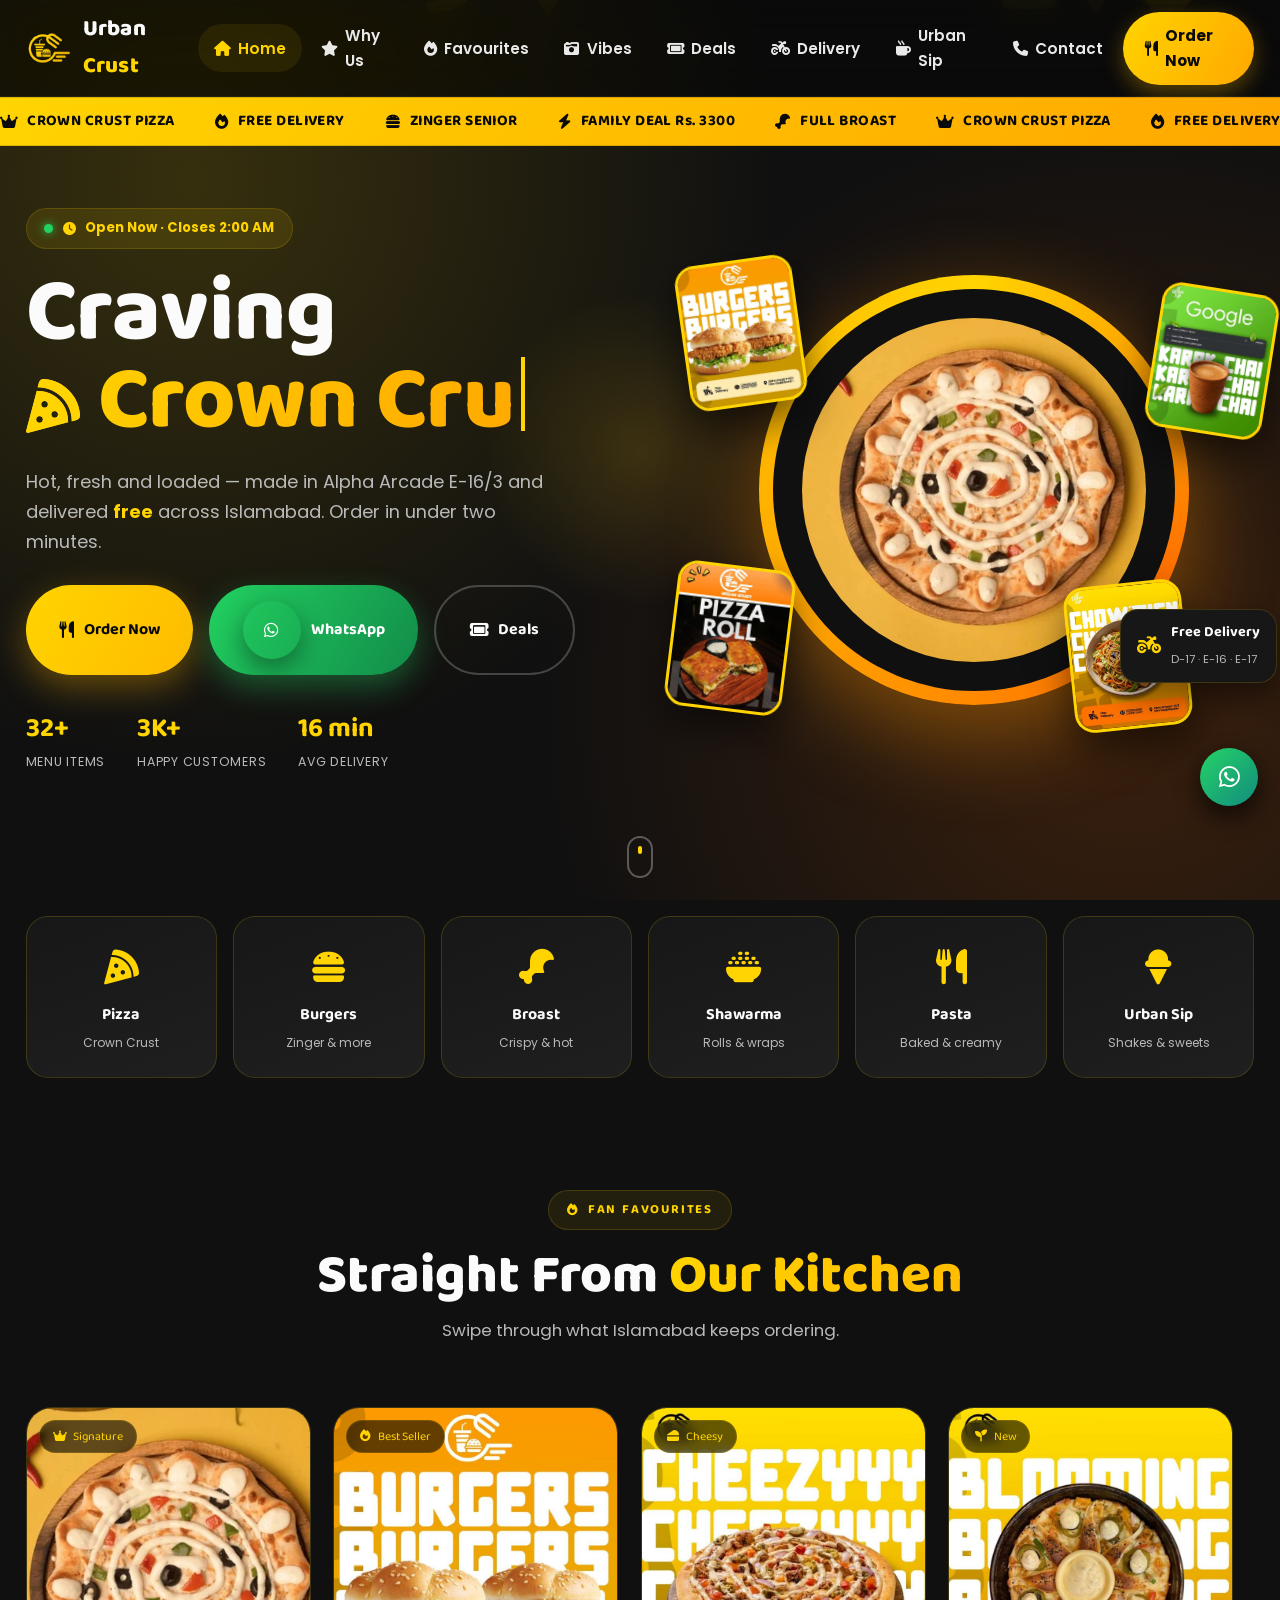
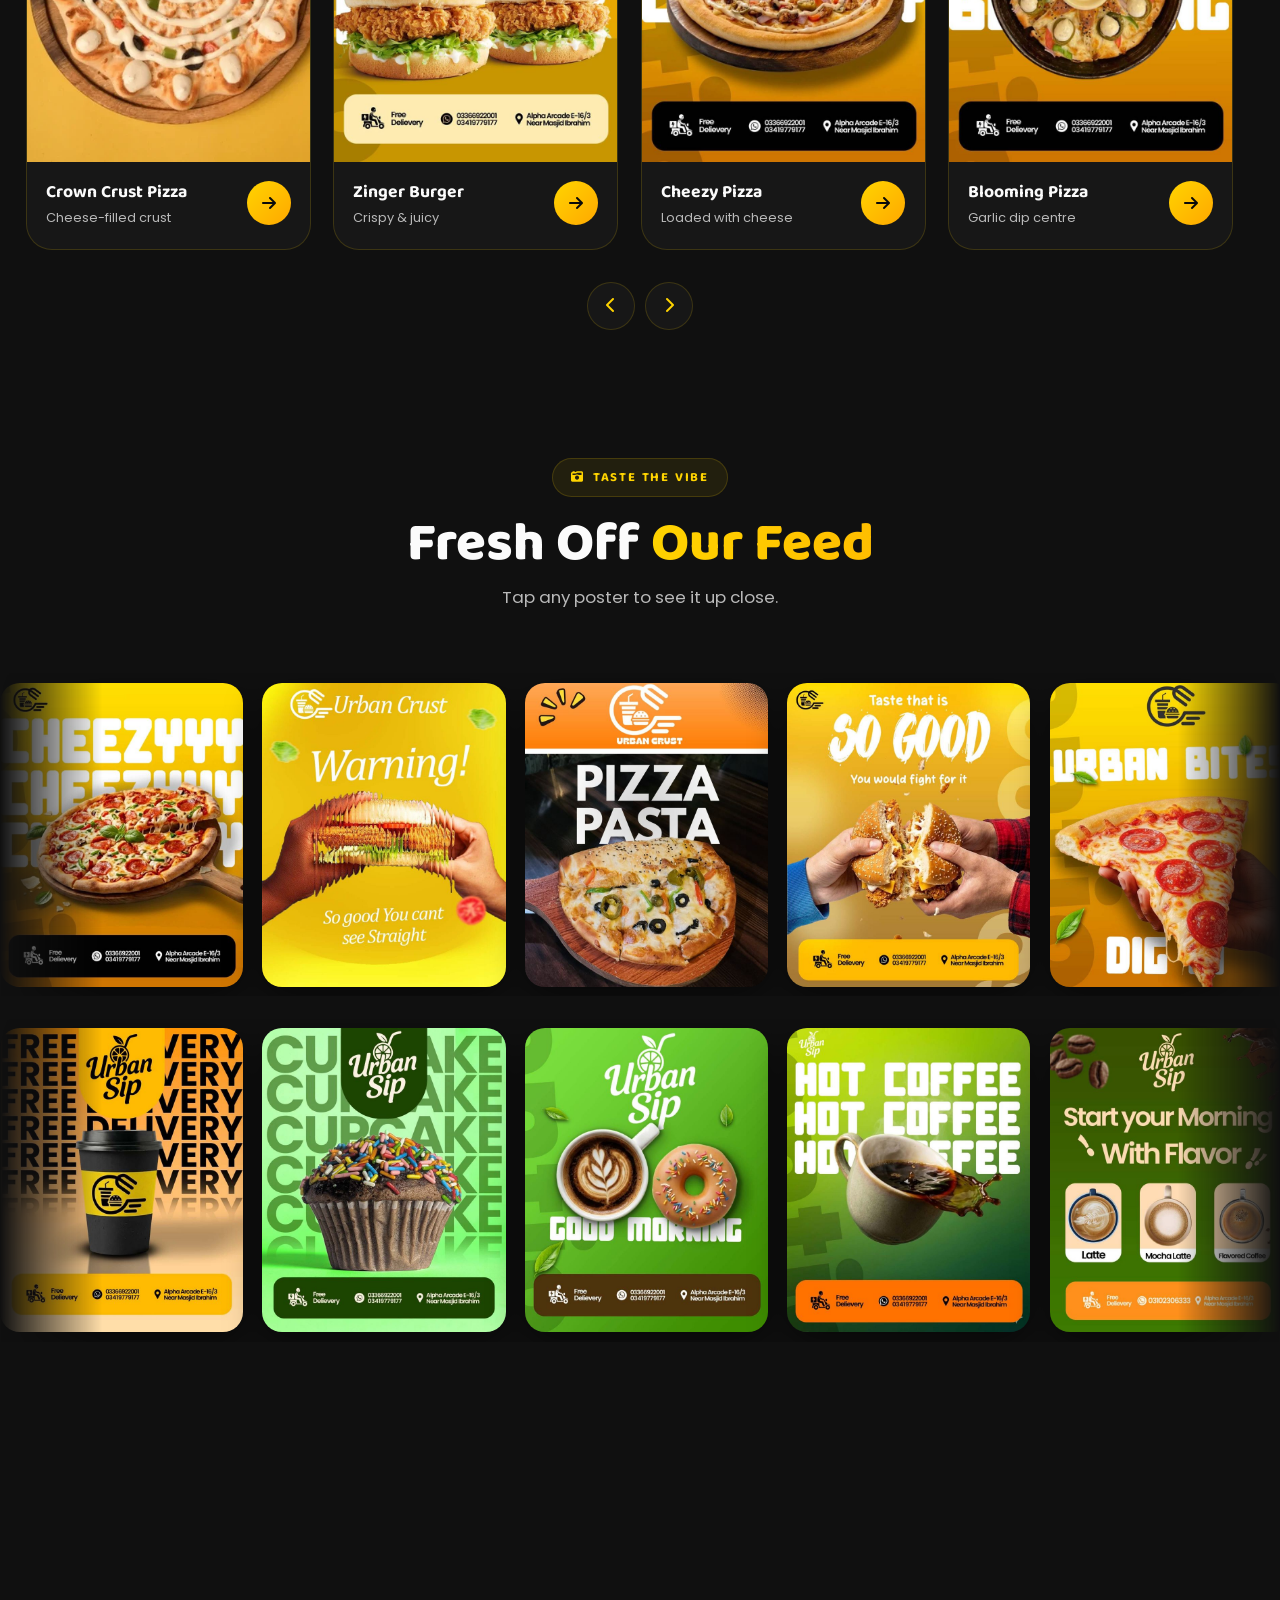
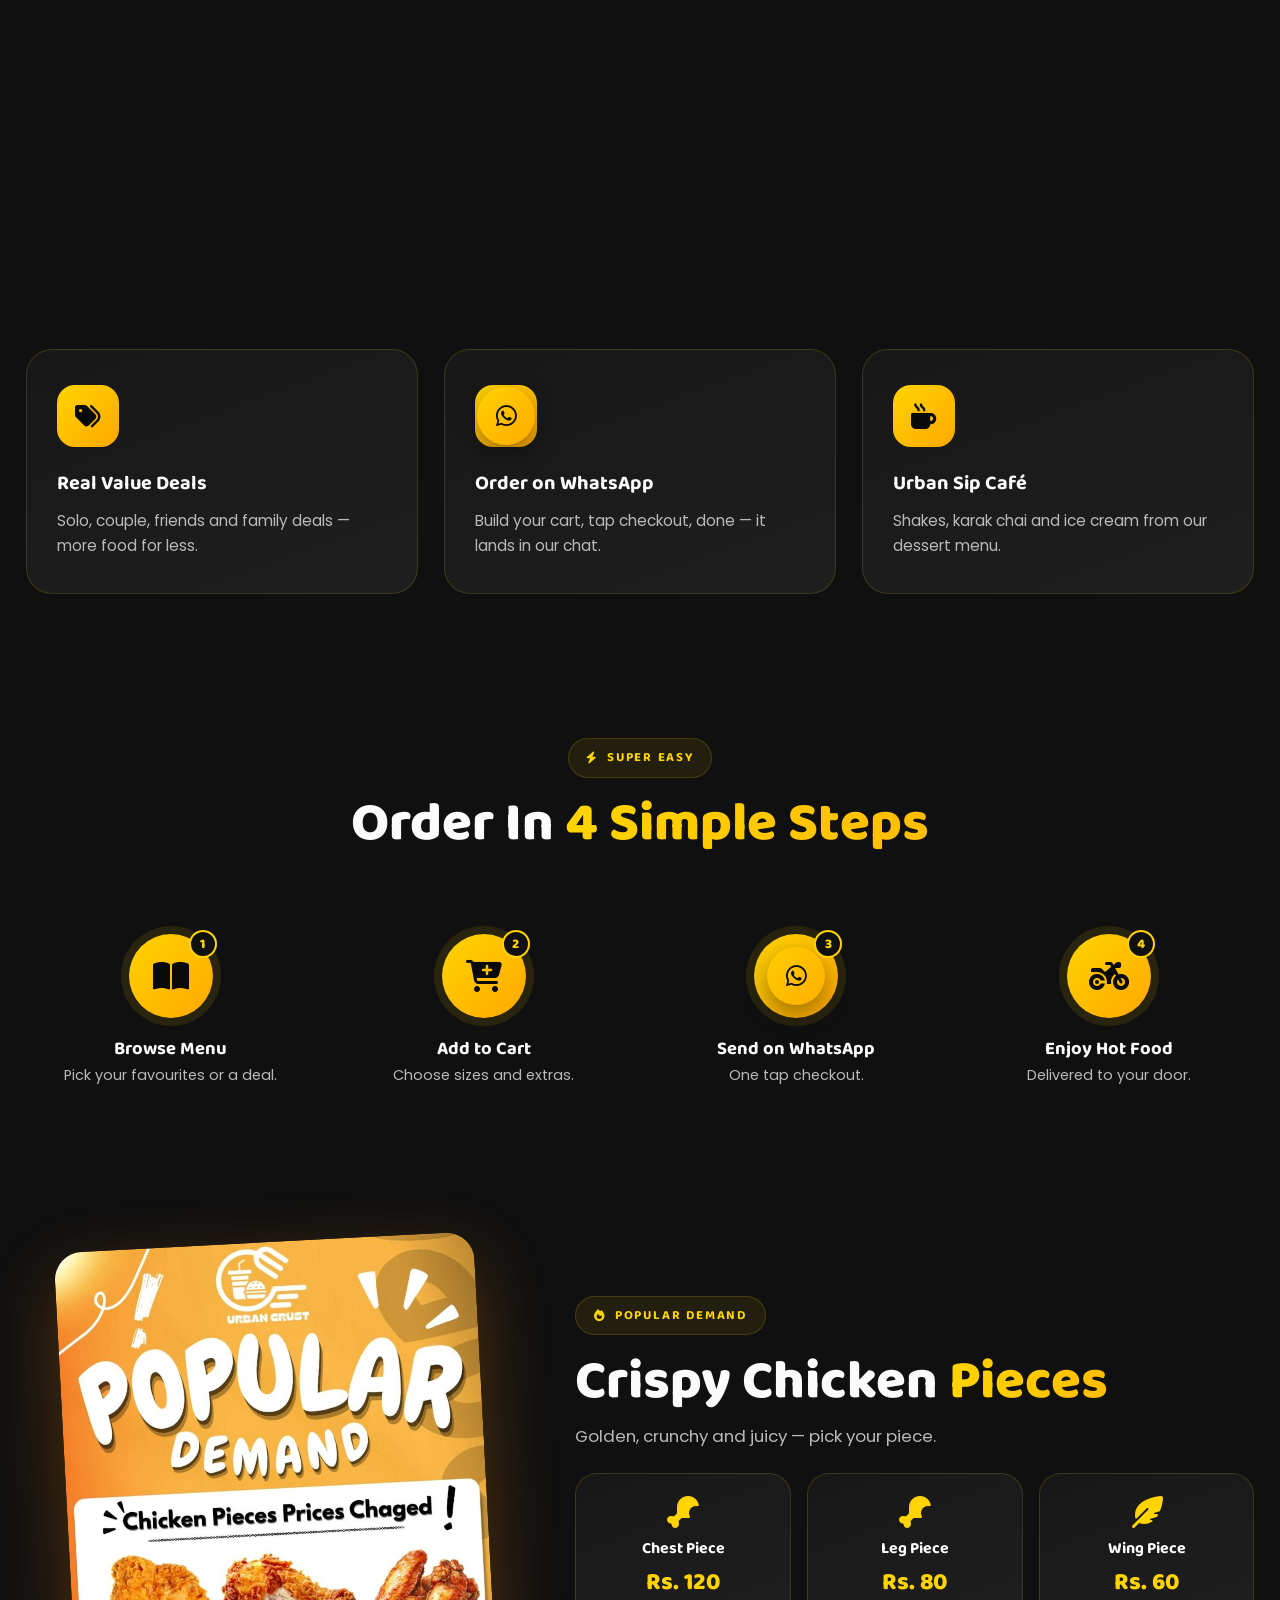
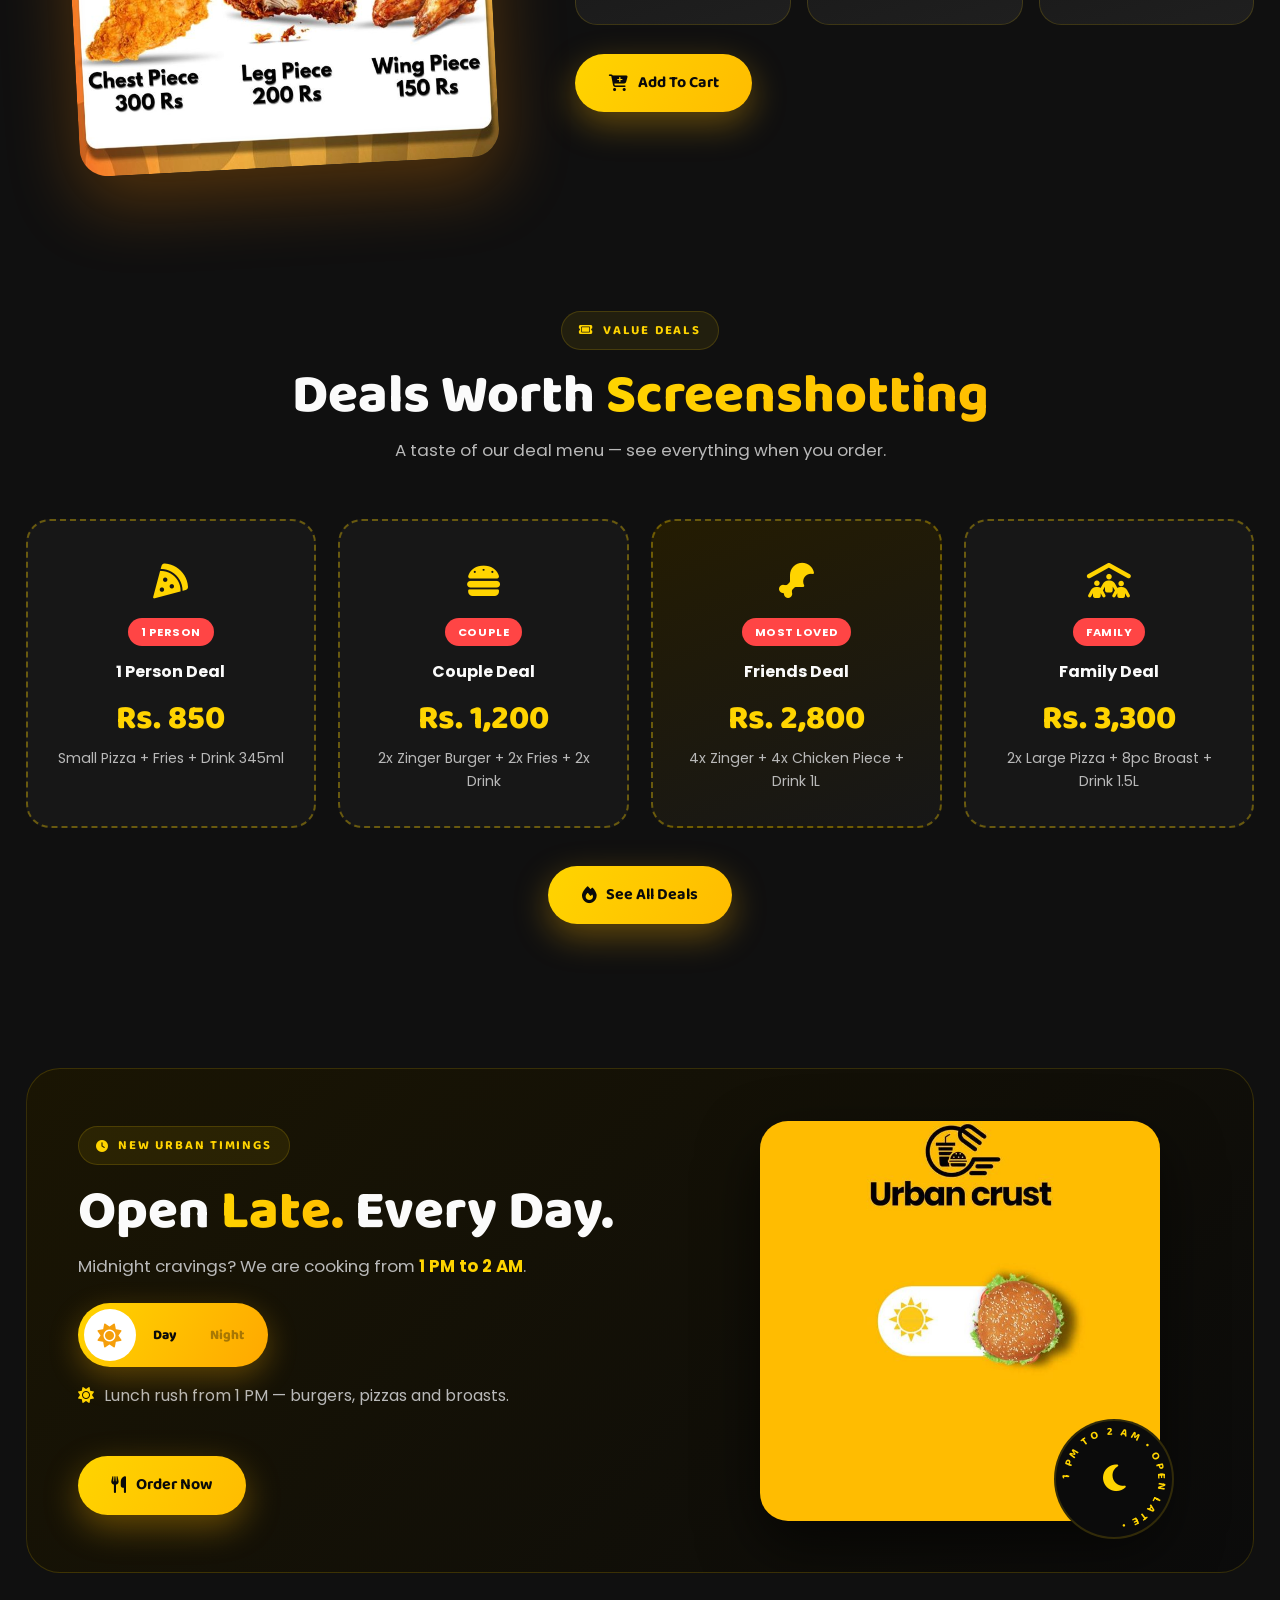
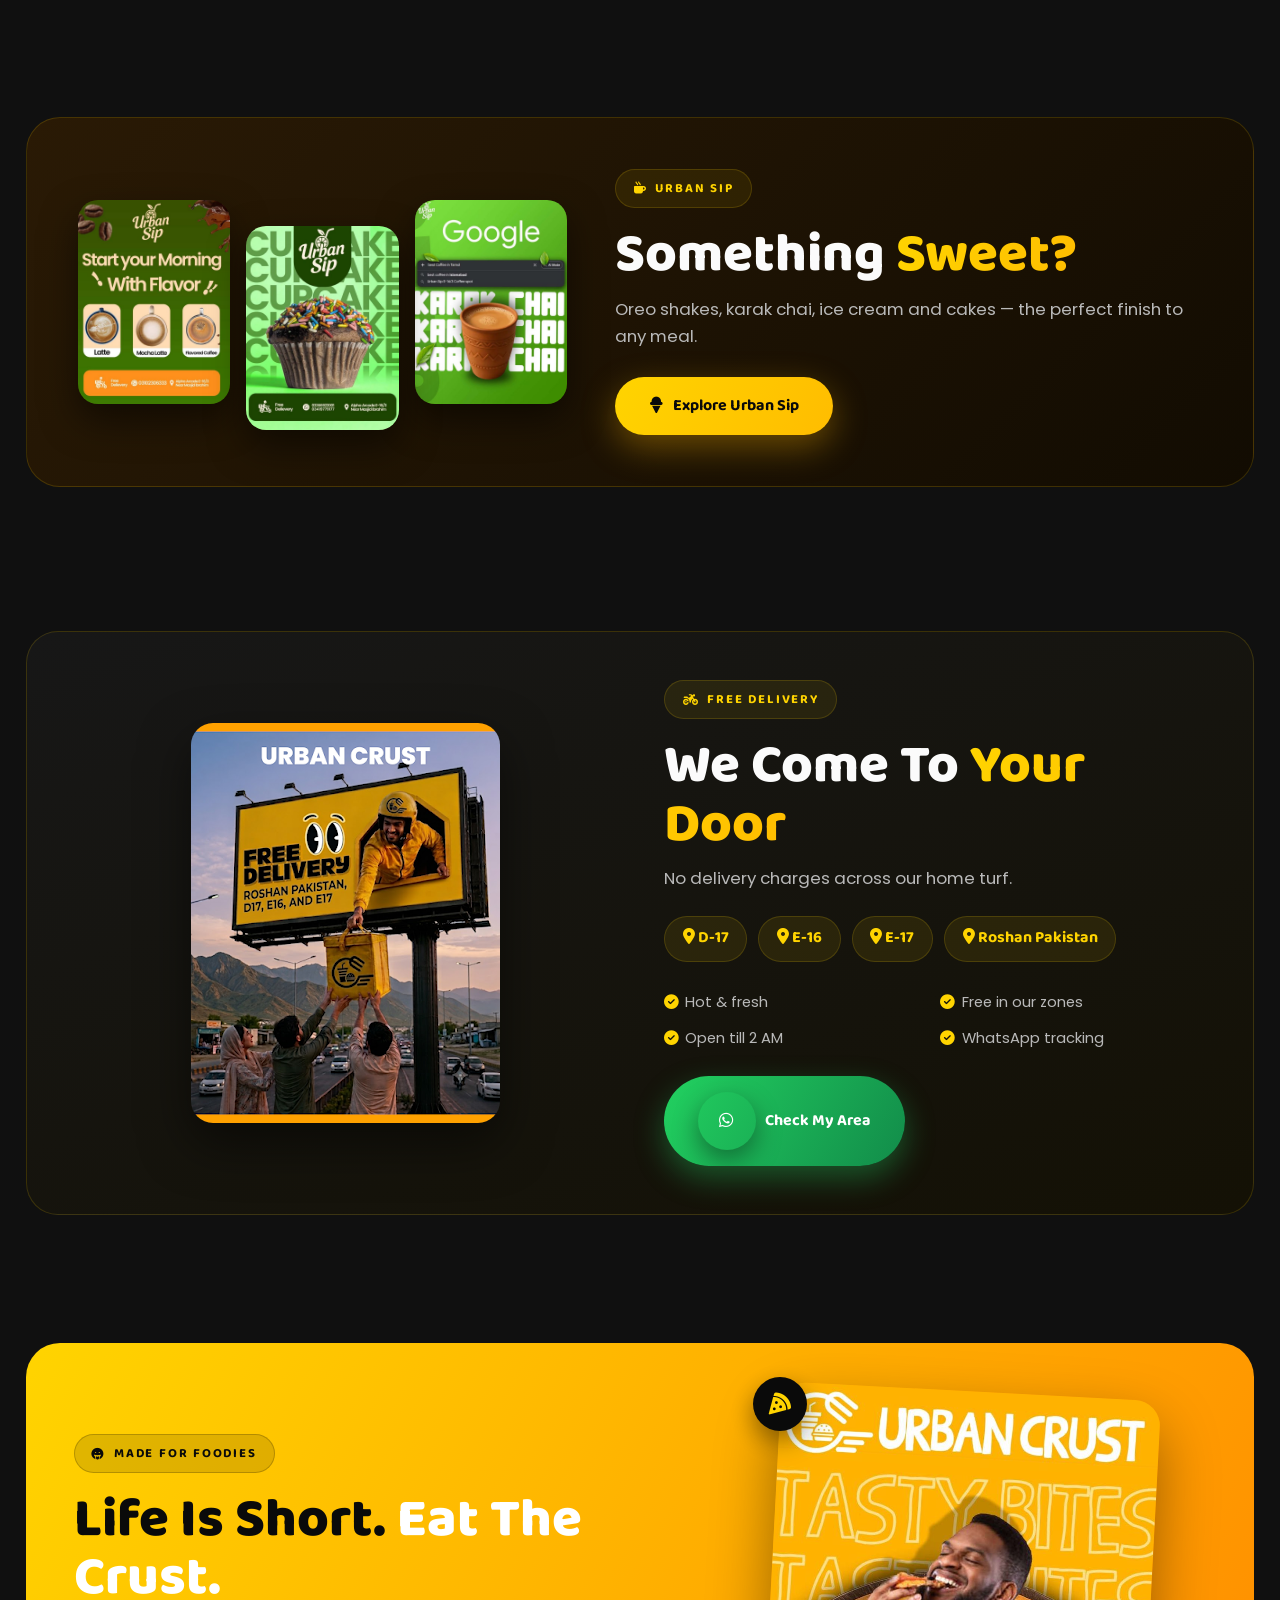
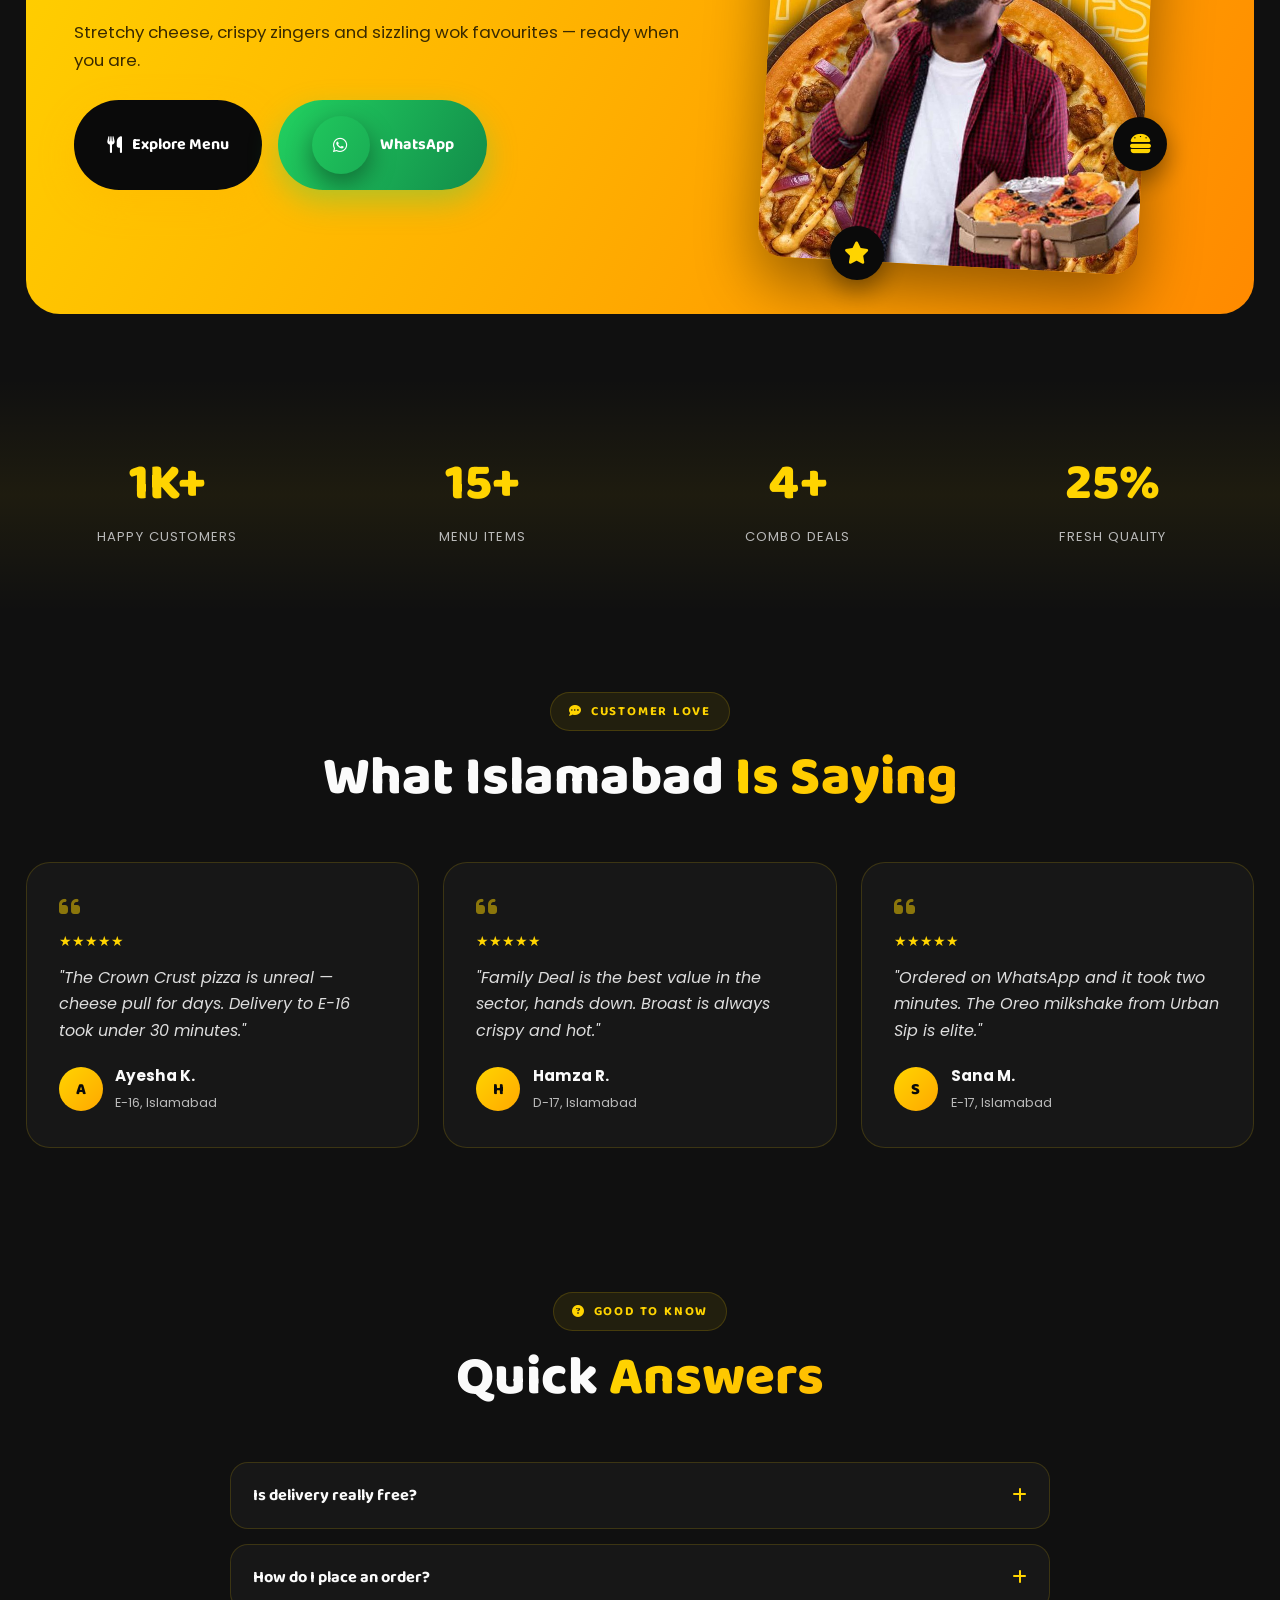
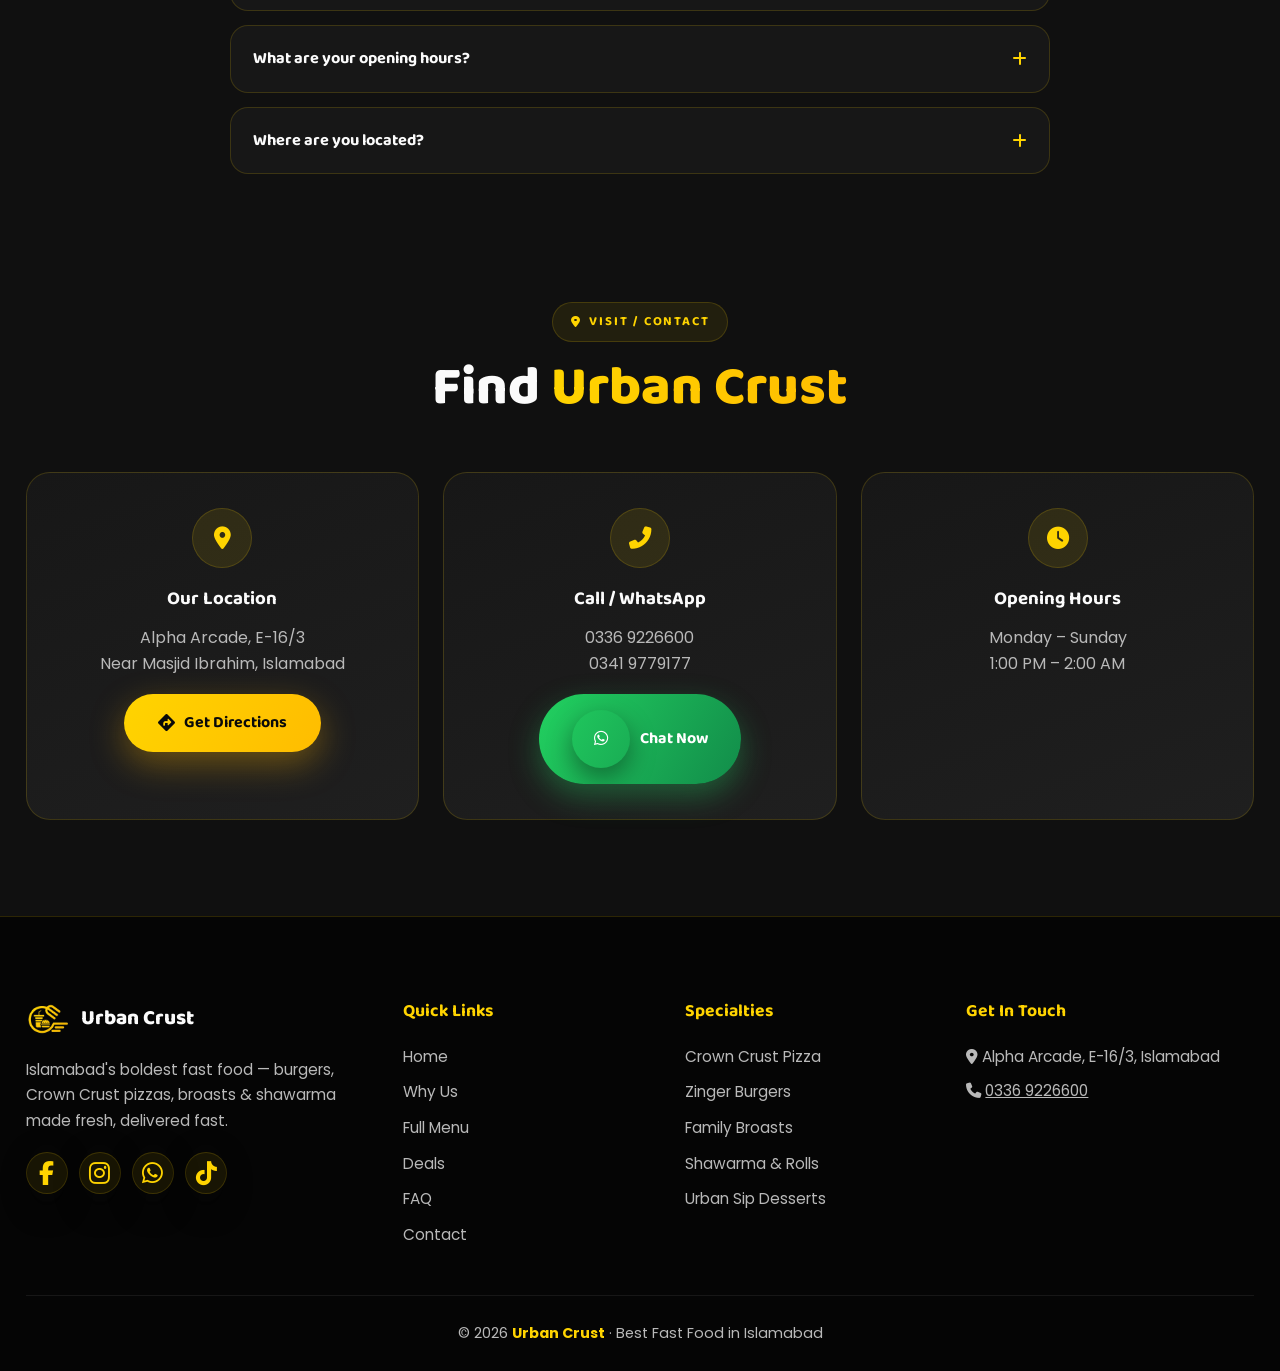
<file: index.html>
<!DOCTYPE html>
<html lang="en">
<head>
<meta charset="UTF-8">
<meta name="viewport" content="width=device-width, initial-scale=1.0, maximum-scale=5.0">

<!-- PWA -->
<link rel="manifest" href="manifest.json">
<meta name="theme-color" content="#FFD400">
<meta name="apple-mobile-web-app-capable" content="yes">
<meta name="apple-mobile-web-app-status-bar-style" content="black-translucent">
<meta name="apple-mobile-web-app-title" content="Urban Crust">

<!-- SEO -->
<title>Urban Crust — Best Fast Food & Pizza in Islamabad | E-16 Alpha Arcade</title>
<meta name="description" content="Urban Crust — Islamabad's boldest fast food. Crown Crust Pizza, Zinger Burgers, Broasts, Shawarma & Family Deals. Free delivery to D-17, E-16 & E-17. Order now!">
<meta name="keywords" content="Urban Crust, fast food Islamabad, best burger Islamabad, pizza delivery E-16, Crown Crust Pizza, zinger burger, Alpha Arcade restaurant">
<meta property="og:title" content="Urban Crust — Best Fast Food in Islamabad">
<meta property="og:description" content="Crown Crust Pizza, Zinger Burgers, Broasts & Family Deals. Free delivery across D-17 / E-16 / E-17.">
<meta property="og:type" content="restaurant">
<meta property="og:image" content="images/poster-burger.png">
<link rel="icon" type="image/png" sizes="32x32" href="images/favicon-32.png">
<link rel="icon" type="image/png" sizes="16x16" href="images/favicon-16.png">
<link rel="shortcut icon" href="images/favicon.ico">
<link rel="apple-touch-icon" sizes="180x180" href="images/apple-touch-icon.png">

<link href="https://cdnjs.cloudflare.com/ajax/libs/font-awesome/6.4.0/css/all.min.css" rel="stylesheet">
<link rel="stylesheet" href="css/brand.css">
<link rel="stylesheet" href="css/fx.css">
<link rel="stylesheet" href="css/home.css">

</head>
<body>

<div id="preloader"></div>

<div class="bg-glow"><span></span><span></span><span></span></div>

<div class="nav-wrap" id="navWrap">
  <header class="site-header">
    <nav class="navbar">
      <a href="index.html" class="brand">
        <img src="images/logo.png" alt="Urban Crust logo">
        <span class="brand-name">Urban <span>Crust</span></span>
      </a>
      <ul class="nav-links" id="navLinks">
        <li><a href="#home" class="active"><i class="fas fa-house"></i> Home</a></li>
        <li><a href="#about"><i class="fas fa-star"></i> Why Us</a></li>
        <li><a href="#popular"><i class="fas fa-fire"></i> Favourites</a></li>
        <li><a href="#vibes"><i class="fas fa-camera-retro"></i> Vibes</a></li>
        <li><a href="#deals"><i class="fas fa-ticket"></i> Deals</a></li>
        <li><a href="#zones"><i class="fas fa-motorcycle"></i> Delivery</a></li>
        <li><a href="sweets.html"><i class="fas fa-mug-hot"></i> Urban Sip</a></li>
        <li><a href="#contact"><i class="fas fa-phone"></i> Contact</a></li>
        <li><a href="urban-menu.html" class="nav-cta"><i class="fas fa-utensils"></i> Order Now</a></li>
      </ul>
      <button class="burger" id="burger" aria-label="Menu"><span></span><span></span><span></span></button>
    </nav>
  </header>
  <div class="marquee">
    <div class="marquee-track">
      <span><i class="fas fa-crown"></i> CROWN CRUST PIZZA</span>
      <span><i class="fas fa-fire"></i> FREE DELIVERY</span>
      <span><i class="fas fa-burger"></i> ZINGER SENIOR</span>
      <span><i class="fas fa-bolt"></i> FAMILY DEAL Rs. 3300</span>
      <span><i class="fas fa-drumstick-bite"></i> FULL BROAST</span>
      <span><i class="fas fa-crown"></i> CROWN CRUST PIZZA</span>
      <span><i class="fas fa-fire"></i> FREE DELIVERY</span>
      <span><i class="fas fa-burger"></i> ZINGER SENIOR</span>
      <span><i class="fas fa-bolt"></i> FAMILY DEAL Rs. 3300</span>
      <span><i class="fas fa-drumstick-bite"></i> FULL BROAST</span>
    </div>
  </div>
</div>

<!-- HERO -->
<section class="hero" id="home">
  <div class="food-rain" id="rain"></div>
  <div class="hero-grid">
    <div>
      <div class="hero-badge" id="openBadge"><span class="dot"></span><i class="fas fa-clock"></i> <span class="txt">Open Now · 1:00 PM – 2:00 AM</span></div>
      <h1 class="hero-title"><span class="crave">Craving</span><span class="type-line"><i class="fas fa-pizza-slice type-ico" id="typedIco"></i><span id="typed"></span><span class="caret"></span></span></h1>
      <p class="hero-desc">Hot, fresh and loaded — made in Alpha Arcade E-16/3 and delivered <b style="color:var(--primary)">free</b> across Islamabad. Order in under two minutes.</p>
      <div class="hero-cta-row">
        <a href="urban-menu.html" class="btn btn-primary shine" data-burst><i class="fas fa-utensils"></i> Order Now</a>
        <a href="https://wa.me/923369226600?text=Hi%20Urban%20Crust!%20I%27d%20like%20to%20order." target="_blank" class="btn btn-whatsapp shine"><i class="fab fa-whatsapp"></i> WhatsApp</a>
        <a href="#deals" class="btn btn-ghost"><i class="fas fa-ticket"></i> Deals</a>
      </div>
      <div class="hero-stats">
        <div><strong data-count="60" data-suffix="+">0</strong><span>Menu Items</span></div>
        <div><strong data-count="5" data-suffix="K+">0</strong><span>Happy Customers</span></div>
        <div><strong data-count="30" data-suffix=" min">0</strong><span>Avg Delivery</span></div>
      </div>
    </div>
    <div class="hero-visual">
      <div class="hero-plate"><img src="images/crown-pizza.png" alt="Crown Crust Pizza"></div>
      <img class="orbit-img oi-1" src="images/gallery/zinger-burger.jpg" alt="Zinger Burger">
      <img class="orbit-img oi-2" src="images/gallery/pizza-roll.jpg" alt="Pizza Roll">
      <img class="orbit-img oi-3" src="images/gallery/karak-chai.jpg" alt="Karak Chai">
      <img class="orbit-img oi-4" src="images/gallery/chowmein.jpg" alt="Chowmein">
      <div class="hero-chip chip-2"><i class="fas fa-motorcycle"></i><div><b>Free Delivery</b><small>D-17 · E-16 · E-17</small></div></div>
    </div>
  </div>
  <div class="scroll-cue"></div>
</section>

<!-- CATEGORIES -->
<section class="cats"><div class="container"><div class="cat-row">
  <a href="urban-menu.html" class="cat reveal-zoom"><span class="em"><i class="fas fa-pizza-slice"></i></span><b>Pizza</b><small>Crown Crust</small></a>
  <a href="urban-menu.html" class="cat reveal-zoom" data-delay="60"><span class="em"><i class="fas fa-burger"></i></span><b>Burgers</b><small>Zinger &amp; more</small></a>
  <a href="urban-menu.html" class="cat reveal-zoom" data-delay="120"><span class="em"><i class="fas fa-drumstick-bite"></i></span><b>Broast</b><small>Crispy &amp; hot</small></a>
  <a href="urban-menu.html" class="cat reveal-zoom" data-delay="180"><span class="em"><i class="fas fa-bowl-rice"></i></span><b>Shawarma</b><small>Rolls &amp; wraps</small></a>
  <a href="urban-menu.html" class="cat reveal-zoom" data-delay="240"><span class="em"><i class="fas fa-utensils"></i></span><b>Pasta</b><small>Baked &amp; creamy</small></a>
  <a href="sweets.html" class="cat reveal-zoom" data-delay="300"><span class="em"><i class="fas fa-ice-cream"></i></span><b>Urban Sip</b><small>Shakes &amp; sweets</small></a>
</div></div></section>

<!-- POPULAR -->
<section class="pop" id="popular"><div class="container">
  <div class="section-head reveal">
    <div class="eyebrow"><i class="fas fa-fire"></i> Fan Favourites</div>
    <h2 class="section-title">Straight From <span>Our Kitchen</span></h2>
    <p class="section-sub">Swipe through what Islamabad keeps ordering.</p>
  </div>
  <div class="slider" id="slider">
    <div class="dish tilt"><span class="tag"><i class="fas fa-crown"></i> Signature</span><div class="ph" data-pop="images/crown-pizza.png" data-title="Crown Crust Pizza" data-desc="Cheese-filled crust. Made fresh to order and delivered hot across Islamabad." data-kick="Fan Favourite" data-group="fav"><img src="images/crown-pizza.png" alt="Crown Crust Pizza" loading="lazy"></div><div class="info"><div><h4>Crown Crust Pizza</h4><p>Cheese-filled crust</p></div><a class="go" href="urban-menu.html" aria-label="Order Crown Crust Pizza"><i class="fas fa-arrow-right"></i></a></div></div>
    <div class="dish tilt"><span class="tag"><i class="fas fa-fire"></i> Best Seller</span><div class="ph" data-pop="images/gallery/zinger-burger.jpg" data-title="Zinger Burger" data-desc="Crispy & juicy. Made fresh to order and delivered hot across Islamabad." data-kick="Fan Favourite" data-group="fav"><img src="images/gallery/zinger-burger.jpg" alt="Zinger Burger" loading="lazy"></div><div class="info"><div><h4>Zinger Burger</h4><p>Crispy & juicy</p></div><a class="go" href="urban-menu.html" aria-label="Order Zinger Burger"><i class="fas fa-arrow-right"></i></a></div></div>
    <div class="dish tilt"><span class="tag"><i class="fas fa-cheese"></i> Cheesy</span><div class="ph" data-pop="images/gallery/cheezy-pizza.jpg" data-title="Cheezy Pizza" data-desc="Loaded with cheese. Made fresh to order and delivered hot across Islamabad." data-kick="Fan Favourite" data-group="fav"><img src="images/gallery/cheezy-pizza.jpg" alt="Cheezy Pizza" loading="lazy"></div><div class="info"><div><h4>Cheezy Pizza</h4><p>Loaded with cheese</p></div><a class="go" href="urban-menu.html" aria-label="Order Cheezy Pizza"><i class="fas fa-arrow-right"></i></a></div></div>
    <div class="dish tilt"><span class="tag"><i class="fas fa-seedling"></i> New</span><div class="ph" data-pop="images/gallery/blooming-pizza.jpg" data-title="Blooming Pizza" data-desc="Garlic dip centre. Made fresh to order and delivered hot across Islamabad." data-kick="Fan Favourite" data-group="fav"><img src="images/gallery/blooming-pizza.jpg" alt="Blooming Pizza" loading="lazy"></div><div class="info"><div><h4>Blooming Pizza</h4><p>Garlic dip centre</p></div><a class="go" href="urban-menu.html" aria-label="Order Blooming Pizza"><i class="fas fa-arrow-right"></i></a></div></div>
    <div class="dish tilt"><div class="ph" data-pop="images/gallery/calzone.jpg" data-title="Calzone" data-desc="Stuffed & golden. Made fresh to order and delivered hot across Islamabad." data-kick="Fan Favourite" data-group="fav"><img src="images/gallery/calzone.jpg" alt="Calzone" loading="lazy"></div><div class="info"><div><h4>Calzone</h4><p>Stuffed & golden</p></div><a class="go" href="urban-menu.html" aria-label="Order Calzone"><i class="fas fa-arrow-right"></i></a></div></div>
    <div class="dish tilt"><div class="ph" data-pop="images/gallery/pizza-roll.jpg" data-title="Pizza Roll" data-desc="Crispy pizza wrap. Made fresh to order and delivered hot across Islamabad." data-kick="Fan Favourite" data-group="fav"><img src="images/gallery/pizza-roll.jpg" alt="Pizza Roll" loading="lazy"></div><div class="info"><div><h4>Pizza Roll</h4><p>Crispy pizza wrap</p></div><a class="go" href="urban-menu.html" aria-label="Order Pizza Roll"><i class="fas fa-arrow-right"></i></a></div></div>
    <div class="dish tilt"><span class="tag"><i class="fas fa-bowl-rice"></i> Chinese</span><div class="ph" data-pop="images/gallery/chowmein.jpg" data-title="Chowmein" data-desc="Wok tossed noodles. Made fresh to order and delivered hot across Islamabad." data-kick="Fan Favourite" data-group="fav"><img src="images/gallery/chowmein.jpg" alt="Chowmein" loading="lazy"></div><div class="info"><div><h4>Chowmein</h4><p>Wok tossed noodles</p></div><a class="go" href="urban-menu.html" aria-label="Order Chowmein"><i class="fas fa-arrow-right"></i></a></div></div>
    <div class="dish tilt"><span class="tag"><i class="fas fa-fire-flame-curved"></i> Chinese</span><div class="ph" data-pop="images/gallery/fried-rice.jpg" data-title="Fried Rice" data-desc="Smoky wok flavour. Made fresh to order and delivered hot across Islamabad." data-kick="Fan Favourite" data-group="fav"><img src="images/gallery/fried-rice.jpg" alt="Fried Rice" loading="lazy"></div><div class="info"><div><h4>Fried Rice</h4><p>Smoky wok flavour</p></div><a class="go" href="urban-menu.html" aria-label="Order Fried Rice"><i class="fas fa-arrow-right"></i></a></div></div>
    <div class="dish tilt"><span class="tag"><i class="fas fa-utensils"></i> Italian</span><div class="ph" data-pop="images/gallery/pasta-crunchy.jpg" data-title="Pasta Crunchy" data-desc="Zinger mac & cheese. Made fresh to order and delivered hot across Islamabad." data-kick="Fan Favourite" data-group="fav"><img src="images/gallery/pasta-crunchy.jpg" alt="Pasta Crunchy" loading="lazy"></div><div class="info"><div><h4>Pasta Crunchy</h4><p>Zinger mac & cheese</p></div><a class="go" href="urban-menu.html" aria-label="Order Pasta Crunchy"><i class="fas fa-arrow-right"></i></a></div></div>
    <div class="dish tilt"><div class="ph" data-pop="images/gallery/juicy-bites.jpg" data-title="Juicy Bites" data-desc="Supreme taste. Made fresh to order and delivered hot across Islamabad." data-kick="Fan Favourite" data-group="fav"><img src="images/gallery/juicy-bites.jpg" alt="Juicy Bites" loading="lazy"></div><div class="info"><div><h4>Juicy Bites</h4><p>Supreme taste</p></div><a class="go" href="urban-menu.html" aria-label="Order Juicy Bites"><i class="fas fa-arrow-right"></i></a></div></div>
  </div>
  <div class="slide-ctl"><button data-slide="-1" aria-label="Previous"><i class="fas fa-chevron-left"></i></button><button data-slide="1" aria-label="Next"><i class="fas fa-chevron-right"></i></button></div>
</div></section>

<!-- REELS -->
<section class="reels" id="vibes"><div class="container"><div class="section-head reveal">
  <div class="eyebrow"><i class="fas fa-camera-retro"></i> Taste The Vibe</div><h2 class="section-title">Fresh Off <span>Our Feed</span></h2><p class="section-sub">Tap any poster to see it up close.</p></div></div>
  <div class="reel"><div class="reel-track"><div class="reel-item" data-pop="images/gallery/cheezy-pizza-2.jpg" data-title="Cheezy Pizza" data-desc="Stretchy, loaded and baked fresh." data-group="reel1"><img src="images/gallery/cheezy-pizza-2.jpg" alt="Cheezy Pizza" loading="lazy"></div><div class="reel-item" data-pop="images/gallery/warning-burger.jpg" data-title="Zinger Stack" data-desc="So good you cannot see straight." data-group="reel1"><img src="images/gallery/warning-burger.jpg" alt="Zinger Stack" loading="lazy"></div><div class="reel-item" data-pop="images/gallery/pizza-pasta.jpg" data-title="Pizza Pasta" data-desc="Two favourites on one plate." data-group="reel1"><img src="images/gallery/pizza-pasta.jpg" alt="Pizza Pasta" loading="lazy"></div><div class="reel-item" data-pop="images/gallery/so-good.jpg" data-title="So Good" data-desc="You would fight for it." data-group="reel1"><img src="images/gallery/so-good.jpg" alt="So Good" loading="lazy"></div><div class="reel-item" data-pop="images/gallery/urban-bites.jpg" data-title="Urban Bites" data-desc="Dig into a fresh pepperoni slice." data-group="reel1"><img src="images/gallery/urban-bites.jpg" alt="Urban Bites" loading="lazy"></div><div class="reel-item" data-pop="images/gallery/tasty-noodles.jpg" data-title="Tasty Noodles" data-desc="Twirl, bite, repeat." data-group="reel1"><img src="images/gallery/tasty-noodles.jpg" alt="Tasty Noodles" loading="lazy"></div><div class="reel-item" data-pop="images/gallery/as-delicious.jpg" data-title="Delicious" data-desc="It tastes as good as it looks." data-group="reel1"><img src="images/gallery/as-delicious.jpg" alt="Delicious" loading="lazy"></div><div class="reel-item" data-pop="images/gallery/pasta-big.jpg" data-title="Baked Pasta" data-desc="Golden, cheesy and bubbling." data-group="reel1"><img src="images/gallery/pasta-big.jpg" alt="Baked Pasta" loading="lazy"></div><div class="reel-item" data-pop="images/gallery/tasty-bites.jpg" data-title="Tasty Bites" data-desc="Made for foodies." data-group="reel1"><img src="images/gallery/tasty-bites.jpg" alt="Tasty Bites" loading="lazy"></div></div></div><div class="reel rev"><div class="reel-track"><div class="reel-item" data-pop="images/gallery/free-delivery-cup.jpg" data-title="Free Delivery" data-desc="Hot coffee to your door." data-group="reel2"><img src="images/gallery/free-delivery-cup.jpg" alt="Free Delivery" loading="lazy"></div><div class="reel-item" data-pop="images/gallery/cupcake.jpg" data-title="Cupcake" data-desc="Sprinkles and pure joy." data-group="reel2"><img src="images/gallery/cupcake.jpg" alt="Cupcake" loading="lazy"></div><div class="reel-item" data-pop="images/gallery/donut-coffee.jpg" data-title="Donut and Coffee" data-desc="A perfect morning pair." data-group="reel2"><img src="images/gallery/donut-coffee.jpg" alt="Donut and Coffee" loading="lazy"></div><div class="reel-item" data-pop="images/gallery/hot-coffee.jpg" data-title="Hot Coffee" data-desc="Fresh brewed at Urban Sip." data-group="reel2"><img src="images/gallery/hot-coffee.jpg" alt="Hot Coffee" loading="lazy"></div><div class="reel-item" data-pop="images/gallery/morning-flavor.jpg" data-title="Start Your Morning" data-desc="Latte, Mocha Latte and Flavoured Coffee." data-group="reel2"><img src="images/gallery/morning-flavor.jpg" alt="Start Your Morning" loading="lazy"></div><div class="reel-item" data-pop="images/gallery/which-fancy.jpg" data-title="Which One Do You Fancy" data-desc="Espresso, Cappuccino or Americano?" data-group="reel2"><img src="images/gallery/which-fancy.jpg" alt="Which One Do You Fancy" loading="lazy"></div><div class="reel-item" data-pop="images/gallery/soup.jpg" data-title="Chicken Corn Soup" data-desc="Warm, creamy and comforting." data-group="reel2"><img src="images/gallery/soup.jpg" alt="Chicken Corn Soup" loading="lazy"></div><div class="reel-item" data-pop="images/gallery/americano.jpg" data-title="Americano" data-desc="Bold and smooth." data-group="reel2"><img src="images/gallery/americano.jpg" alt="Americano" loading="lazy"></div><div class="reel-item" data-pop="images/gallery/espresso.jpg" data-title="Espresso" data-desc="Short, strong and stunning." data-group="reel2"><img src="images/gallery/espresso.jpg" alt="Espresso" loading="lazy"></div><div class="reel-item" data-pop="images/gallery/good-morning.jpg" data-title="Good Morning" data-desc="Coffee first, everything else later." data-group="reel2"><img src="images/gallery/good-morning.jpg" alt="Good Morning" loading="lazy"></div></div></div>
</section>

<!-- WHY US -->
<section class="features-sec" id="about"><div class="container">
  <div class="section-head reveal">
    <div class="eyebrow"><i class="fas fa-hand-sparkles"></i> Why Urban Crust</div>
    <h2 class="section-title">Made Fresh. <span>Served Bold.</span></h2>
    <p class="section-sub">Everything that makes people come back for seconds.</p>
  </div>
  <div class="feat-grid">
    <div class="feat-card reveal"><div class="feat-icon"><i class="fas fa-crown"></i></div><h3>Crown Crust Pizza</h3><p>Our legendary cheese-filled crust — the pizza people actually crave.</p></div>
    <div class="feat-card reveal" data-delay="80"><div class="feat-icon"><i class="fas fa-motorcycle"></i></div><h3>Fast Free Delivery</h3><p>Hot food to your door across D-17, E-16 &amp; E-17.</p></div>
    <div class="feat-card reveal" data-delay="160"><div class="feat-icon"><i class="fas fa-leaf"></i></div><h3>Fresh Ingredients</h3><p>Nothing frozen and forgotten — cooked fresh, same day.</p></div>
    <div class="feat-card reveal"><div class="feat-icon"><i class="fas fa-tags"></i></div><h3>Real Value Deals</h3><p>Solo, couple, friends and family deals — more food for less.</p></div>
    <div class="feat-card reveal" data-delay="80"><div class="feat-icon"><i class="fab fa-whatsapp"></i></div><h3>Order on WhatsApp</h3><p>Build your cart, tap checkout, done — it lands in our chat.</p></div>
    <div class="feat-card reveal" data-delay="160"><div class="feat-icon"><i class="fas fa-mug-hot"></i></div><h3>Urban Sip Café</h3><p>Shakes, karak chai and ice cream from our dessert menu.</p></div>
  </div>
</div></section>

<!-- HOW IT WORKS -->
<section class="steps"><div class="container">
  <div class="section-head reveal">
    <div class="eyebrow"><i class="fas fa-bolt"></i> Super Easy</div>
    <h2 class="section-title">Order In <span>4 Simple Steps</span></h2>
  </div>
  <div class="step-row">
    <div class="step reveal"><div class="n"><i class="fas fa-book-open"></i><em>1</em></div><h4>Browse Menu</h4><p>Pick your favourites or a deal.</p></div>
    <div class="step reveal" data-delay="100"><div class="n"><i class="fas fa-cart-plus"></i><em>2</em></div><h4>Add to Cart</h4><p>Choose sizes and extras.</p></div>
    <div class="step reveal" data-delay="200"><div class="n"><i class="fab fa-whatsapp"></i><em>3</em></div><h4>Send on WhatsApp</h4><p>One tap checkout.</p></div>
    <div class="step reveal" data-delay="300"><div class="n"><i class="fas fa-motorcycle"></i><em>4</em></div><h4>Enjoy Hot Food</h4><p>Delivered to your door.</p></div>
  </div>
</div></section>

<!-- CHICKEN PIECES -->
<section class="chick" id="chicken"><div class="container"><div class="chick-wrap">
  <div class="chick-img reveal-left"><img src="images/gallery/popular-demand.jpg" alt="Popular demand chicken pieces" loading="lazy" data-pop="images/gallery/popular-demand.jpg" data-title="Popular Demand" data-desc="Chicken piece prices: Chest Rs. 300, Leg Rs. 200, Wing Rs. 150." data-kick="Price Update"></div>
  <div class="reveal-right">
    <div class="eyebrow"><i class="fas fa-fire"></i> Popular Demand</div><h2 class="section-title" style="text-align:left">Crispy Chicken <span>Pieces</span></h2>
    <p class="section-sub" style="text-align:left;margin-bottom:1.4rem">Golden, crunchy and juicy — pick your piece.</p>
    <div class="piece-row">
      <div class="piece"><i class="fas fa-drumstick-bite"></i><b>Chest Piece</b><strong>Rs. <span data-count="300">0</span></strong></div>
      <div class="piece"><i class="fas fa-drumstick-bite"></i><b>Leg Piece</b><strong>Rs. <span data-count="200">0</span></strong></div>
      <div class="piece"><i class="fas fa-feather-pointed"></i><b>Wing Piece</b><strong>Rs. <span data-count="150">0</span></strong></div>
    </div>
    <a class="btn btn-primary shine" href="urban-menu.html" data-burst><i class="fas fa-cart-plus"></i> Add To Cart</a>
  </div>
</div></div></section>

<!-- DEALS -->
<section class="deals-sec" id="deals"><div class="container">
  <div class="section-head reveal">
    <div class="eyebrow"><i class="fas fa-ticket"></i> Value Deals</div>
    <h2 class="section-title">Deals Worth <span>Screenshotting</span></h2>
    <p class="section-sub">A taste of our deal menu — see everything when you order.</p>
  </div>
  <div class="deals-grid">
    <div class="deal-card reveal"><span class="deal-ico"><i class="fas fa-pizza-slice"></i></span><span class="deal-badge">1 PERSON</span><div class="deal-name">1 Person Deal</div><div class="deal-price">Rs. 850</div><div class="deal-desc">Small Pizza + Fries + Drink 345ml</div></div>
    <div class="deal-card reveal" data-delay="80"><span class="deal-ico"><i class="fas fa-burger"></i></span><span class="deal-badge">COUPLE</span><div class="deal-name">Couple Deal</div><div class="deal-price">Rs. 1,200</div><div class="deal-desc">2x Zinger Burger + 2x Fries + 2x Drink</div></div>
    <div class="deal-card hot reveal" data-delay="160"><span class="deal-ico"><i class="fas fa-drumstick-bite"></i></span><span class="deal-badge">MOST LOVED</span><div class="deal-name">Friends Deal</div><div class="deal-price">Rs. 2,800</div><div class="deal-desc">4x Zinger + 4x Chicken Piece + Drink 1L</div></div>
    <div class="deal-card reveal" data-delay="240"><span class="deal-ico"><i class="fas fa-people-roof"></i></span><span class="deal-badge">FAMILY</span><div class="deal-name">Family Deal</div><div class="deal-price">Rs. 3,300</div><div class="deal-desc">2x Large Pizza + 8pc Broast + Drink 1.5L</div></div>
  </div>
  <div style="text-align:center;margin-top:2.4rem"><a href="urban-menu.html" class="btn btn-primary shine" data-burst><i class="fas fa-fire"></i> See All Deals</a></div>
</div></section>

<!-- OPEN LATE -->
<section class="late" id="timings"><div class="container"><div class="late-wrap">
  <div class="late-txt reveal-left">
    <div class="eyebrow"><i class="fas fa-clock"></i> New Urban Timings</div>
    <h2 class="section-title">Open <span>Late.</span> Every Day.</h2>
    <p class="section-sub" style="text-align:left">Midnight cravings? We are cooking from <b style="color:var(--primary)">1 PM to 2 AM</b>.</p>
    <div class="dn-switch" id="dnSwitch" role="switch" aria-checked="false" tabindex="0"><span class="dn-knob"><i class="fas fa-sun"></i></span><span class="dn-lbl day">Day</span><span class="dn-lbl night">Night</span></div>
    <p class="dn-note" id="dnNote"><i class="fas fa-sun"></i> Lunch rush from 1 PM — burgers, pizzas and broasts.</p>
    <a class="btn btn-primary shine" href="urban-menu.html" data-burst><i class="fas fa-utensils"></i> Order Now</a>
  </div>
  <div class="late-vis reveal-right">
    <img class="dn-img day" src="images/gallery/day-toggle.jpg" alt="Day" loading="lazy" data-pop="images/gallery/timings.jpg" data-title="New Urban Timings" data-desc="We are now open from 1 PM to 2 AM, every day." data-kick="Notice" data-group="time">
    <img class="dn-img night" src="images/gallery/night-toggle.jpg" alt="Night" loading="lazy" data-pop="images/gallery/delivery-night.jpg" data-title="Delicious After Dark" data-desc="Late-night delivery until 2 AM." data-kick="Late Night" data-group="time">
    <div class="spin-badge late-badge"><svg viewBox="0 0 120 120"><defs><path id="cp" d="M60,60 m-46,0 a46,46 0 1,1 92,0 a46,46 0 1,1 -92,0"/></defs><text><textPath href="#cp">1 PM to 2 AM • Open Late • </textPath></text></svg><i class="fas fa-moon"></i></div>
  </div>
</div></div></section>

<!-- URBAN SIP -->
<section class="sip"><div class="container"><div class="sip-wrap">
  <div class="sip-imgs reveal-left">
    <img src="images/gallery/morning-flavor.jpg" alt="Coffee menu" loading="lazy" data-pop="images/gallery/morning-flavor.jpg" data-title="Start Your Morning" data-desc="Latte, Mocha Latte and Flavoured Coffee." data-kick="Urban Sip" data-href="sweets.html" data-wa="923102306333">
    <img src="images/gallery/cupcake.jpg" alt="Cupcake" loading="lazy" data-pop="images/gallery/cupcake.jpg" data-title="Cupcake" data-desc="Sprinkles, chocolate and pure joy." data-kick="Urban Sip" data-href="sweets.html" data-wa="923102306333">
    <img src="images/gallery/karak-chai.jpg" alt="Karak Chai" loading="lazy" data-pop="images/gallery/karak-chai.jpg" data-title="Karak Chai" data-desc="Kulhad chai, brewed strong." data-kick="Urban Sip" data-href="sweets.html" data-wa="923102306333">
  </div>
  <div class="sip-txt reveal-right">
    <div class="eyebrow"><i class="fas fa-mug-hot"></i> Urban Sip</div>
    <h2 class="section-title">Something <span>Sweet?</span></h2>
    <p class="section-sub">Oreo shakes, karak chai, ice cream and cakes — the perfect finish to any meal.</p>
    <a href="sweets.html" class="btn btn-primary shine"><i class="fas fa-ice-cream"></i> Explore Urban Sip</a>
  </div>
</div></div></section>

<!-- DELIVERY -->
<section class="zone-sec" id="zones"><div class="container"><div class="zone-wrap">
  <img src="images/billboard-delivery.png" alt="Urban Crust free delivery" class="reveal-left" loading="lazy">
  <div class="reveal-right">
    <div class="eyebrow"><i class="fas fa-motorcycle"></i> Free Delivery</div>
    <h2 class="section-title" style="text-align:left">We Come To <span>Your Door</span></h2>
    <p class="section-sub" style="text-align:left">No delivery charges across our home turf.</p>
    <div class="zone-list">
      <span class="zone-pill"><i class="fas fa-location-dot"></i> D-17</span><span class="zone-pill"><i class="fas fa-location-dot"></i> E-16</span>
      <span class="zone-pill"><i class="fas fa-location-dot"></i> E-17</span><span class="zone-pill"><i class="fas fa-location-dot"></i> Roshan Pakistan</span>
    </div>
    <div class="mini-feats"><span><i class="fas fa-check-circle"></i>Hot &amp; fresh</span><span><i class="fas fa-check-circle"></i>Free in our zones</span><span><i class="fas fa-check-circle"></i>Open till 2 AM</span><span><i class="fas fa-check-circle"></i>WhatsApp tracking</span></div>
    <a href="https://wa.me/923369226600" target="_blank" class="btn btn-whatsapp shine"><i class="fab fa-whatsapp"></i> Check My Area</a>
  </div>
</div></div></section>

<!-- FOODIE BANNER -->
<section class="foodie"><div class="container"><div class="foodie-wrap">
  <div class="foodie-txt reveal-left"><div class="eyebrow"><i class="fas fa-face-grin-tongue"></i> Made For Foodies</div><h2 class="section-title" style="text-align:left">Life Is Short. <span>Eat The Crust.</span></h2>
  <p class="section-sub" style="text-align:left;margin-bottom:1.6rem">Stretchy cheese, crispy zingers and sizzling wok favourites — ready when you are.</p>
  <div class="hero-cta-row"><a class="btn btn-primary shine" href="urban-menu.html" data-burst><i class="fas fa-utensils"></i> Explore Menu</a><a class="btn btn-whatsapp shine" target="_blank" href="https://wa.me/923369226600"><i class="fab fa-whatsapp"></i> WhatsApp</a></div></div>
  <div class="foodie-img reveal-right"><img src="images/gallery/tasty-bites.jpg" alt="Enjoying Urban Crust pizza" loading="lazy" data-pop="images/gallery/tasty-bites.jpg" data-title="Tasty Bites" data-desc="Happy customers, hot pizza." data-kick="Foodies"><span class="fchip c1"><i class="fas fa-pizza-slice"></i></span><span class="fchip c2"><i class="fas fa-burger"></i></span><span class="fchip c3"><i class="fas fa-star"></i></span></div>
</div></div></section>

<!-- STATS -->
<section class="stats-sec"><div class="container stats-grid">
  <div class="reveal"><div class="stat-num" data-count="5" data-suffix="K+">0</div><div class="stat-lbl">Happy Customers</div></div>
  <div class="reveal" data-delay="80"><div class="stat-num" data-count="60" data-suffix="+">0</div><div class="stat-lbl">Menu Items</div></div>
  <div class="reveal" data-delay="160"><div class="stat-num" data-count="20" data-suffix="+">0</div><div class="stat-lbl">Combo Deals</div></div>
  <div class="reveal" data-delay="240"><div class="stat-num" data-count="100" data-suffix="%">0</div><div class="stat-lbl">Fresh Quality</div></div>
</div></section>

<!-- TESTIMONIALS -->
<section class="testi-sec"><div class="container">
  <div class="section-head reveal"><div class="eyebrow"><i class="fas fa-comment-dots"></i> Customer Love</div><h2 class="section-title">What Islamabad <span>Is Saying</span></h2></div>
  <div class="testi-grid">
    <div class="testi-card reveal"><i class="fas fa-quote-left"></i><div class="testi-stars">★★★★★</div><p>"The Crown Crust pizza is unreal — cheese pull for days. Delivery to E-16 took under 30 minutes."</p><div class="testi-person"><div class="testi-avatar">A</div><div><b>Ayesha K.</b><span>E-16, Islamabad</span></div></div></div>
    <div class="testi-card reveal" data-delay="80"><i class="fas fa-quote-left"></i><div class="testi-stars">★★★★★</div><p>"Family Deal is the best value in the sector, hands down. Broast is always crispy and hot."</p><div class="testi-person"><div class="testi-avatar">H</div><div><b>Hamza R.</b><span>D-17, Islamabad</span></div></div></div>
    <div class="testi-card reveal" data-delay="160"><i class="fas fa-quote-left"></i><div class="testi-stars">★★★★★</div><p>"Ordered on WhatsApp and it took two minutes. The Oreo milkshake from Urban Sip is elite."</p><div class="testi-person"><div class="testi-avatar">S</div><div><b>Sana M.</b><span>E-17, Islamabad</span></div></div></div>
  </div>
</div></section>

<!-- FAQ -->
<section class="faq" id="faq"><div class="container">
  <div class="section-head reveal"><div class="eyebrow"><i class="fas fa-circle-question"></i> Good To Know</div><h2 class="section-title">Quick <span>Answers</span></h2></div>
  <div class="faq-list">
    <div class="faq-item"><button class="faq-q">Is delivery really free? <i class="fas fa-plus"></i></button><div class="faq-a"><p>Yes — delivery is free across D-17, E-16, E-17 and Roshan Pakistan.</p></div></div>
    <div class="faq-item"><button class="faq-q">How do I place an order? <i class="fas fa-plus"></i></button><div class="faq-a"><p>Open the menu, add items to your cart and tap checkout — your order is sent to us on WhatsApp. You can also call 0336 9226600.</p></div></div>
    <div class="faq-item"><button class="faq-q">What are your opening hours? <i class="fas fa-plus"></i></button><div class="faq-a"><p>We are open every day, 1:00 PM to 2:00 AM (new timings).</p></div></div>
    <div class="faq-item"><button class="faq-q">Where are you located? <i class="fas fa-plus"></i></button><div class="faq-a"><p>Alpha Arcade, E-16/3, Islamabad.</p></div></div>
  </div>
</div></section>

<!-- CONTACT -->
<section class="loc-sec" id="contact"><div class="container">
  <div class="section-head reveal"><div class="eyebrow"><i class="fas fa-location-dot"></i> Visit / Contact</div><h2 class="section-title">Find <span>Urban Crust</span></h2></div>
  <div class="loc-grid">
    <div class="loc-card reveal"><div class="loc-icon"><i class="fas fa-map-marker-alt"></i></div><h3>Our Location</h3><p>Alpha Arcade, E-16/3<br>Near Masjid Ibrahim, Islamabad</p><a class="btn btn-primary" target="_blank" href="https://www.google.com/maps/search/?api=1&query=Alpha+Arcade+E-16+Islamabad"><i class="fas fa-diamond-turn-right"></i> Get Directions</a></div>
    <div class="loc-card reveal" data-delay="120"><div class="loc-icon"><i class="fas fa-phone-alt"></i></div><h3>Call / WhatsApp</h3><p><a href="tel:+923369226600">0336 9226600</a><br><a href="tel:+923419779177">0341 9779177</a></p><a class="btn btn-whatsapp" style="color:#fff" target="_blank" href="https://wa.me/923369226600"><i class="fab fa-whatsapp"></i> Chat Now</a></div>
    <div class="loc-card reveal" data-delay="240"><div class="loc-icon"><i class="fas fa-clock"></i></div><h3>Opening Hours</h3><p>Monday – Sunday<br>1:00 PM – 2:00 AM</p></div>
  </div>
</div></section>

<footer class="site-footer">
  <div class="container">
    <div class="footer-grid">
      <div class="footer-col">
        <div class="footer-brand"><img src="images/logo.png" alt="Urban Crust"><span>Urban Crust</span></div>
        <p>Islamabad's boldest fast food — burgers, Crown Crust pizzas, broasts & shawarma made fresh, delivered fast.</p>
        <div class="social-row">
          <a href="https://www.facebook.com/people/Urban-Crust/61566038663961/" target="_blank" aria-label="Facebook"><i class="fab fa-facebook-f"></i></a>
          <a href="https://instagram.com" target="_blank" aria-label="Instagram"><i class="fab fa-instagram"></i></a>
          <a href="https://wa.me/923369226600" target="_blank" aria-label="WhatsApp"><i class="fab fa-whatsapp"></i></a>
          <a href="https://tiktok.com" target="_blank" aria-label="TikTok"><i class="fab fa-tiktok"></i></a>
        </div>
      </div>
      <div class="footer-col">
        <h4>Quick Links</h4>
        <ul>
          <li><a href="#home">Home</a></li>
          <li><a href="#about">Why Us</a></li>
          <li><a href="urban-menu.html">Full Menu</a></li>
          <li><a href="#deals">Deals</a></li>
          <li><a href="#faq">FAQ</a></li>
          <li><a href="#contact">Contact</a></li>
        </ul>
      </div>
      <div class="footer-col">
        <h4>Specialties</h4>
        <ul>
          <li>Crown Crust Pizza</li>
          <li>Zinger Burgers</li>
          <li>Family Broasts</li>
          <li>Shawarma & Rolls</li>
          <li>Urban Sip Desserts</li>
        </ul>
      </div>
      <div class="footer-col">
        <h4>Get In Touch</h4>
        <p><i class="fas fa-map-marker-alt"></i> Alpha Arcade, E-16/3, Islamabad</p>
        <p style="margin-top:.6rem;"><i class="fas fa-phone"></i> <a href="tel:+923369226600" style="color:var(--muted);">0336 9226600</a></p>
      </div>
    </div>
    <div class="footer-bottom">
      <p>&copy; 2026 <strong>Urban Crust</strong> · Best Fast Food in Islamabad</p>
    </div>
  </div>
</footer>

<div class="fab-stack">
  <a class="fab fab-whatsapp" href="https://wa.me/923369226600?text=Hi%20Urban%20Crust!" target="_blank" aria-label="WhatsApp"><i class="fab fa-whatsapp"></i></a>
  <button class="fab fab-top" id="fabTop" aria-label="Scroll to top"><i class="fas fa-arrow-up"></i></button>
</div>

<div class="order-bar"><a href="urban-menu.html" class="btn btn-primary"><i class="fas fa-utensils"></i> Order Now</a><a href="tel:+923369226600" class="btn btn-ghost"><i class="fas fa-phone"></i> Call</a></div>
<script src="js/brand.js"></script>
<script src="js/fx.js"></script>
<script src="js/home.js"></script>
<script>
  if ('serviceWorker' in navigator) {
    window.addEventListener('load', () => navigator.serviceWorker.register('sw.js').catch(()=>{}));
  }
</script>
</body>
</html>
</file>
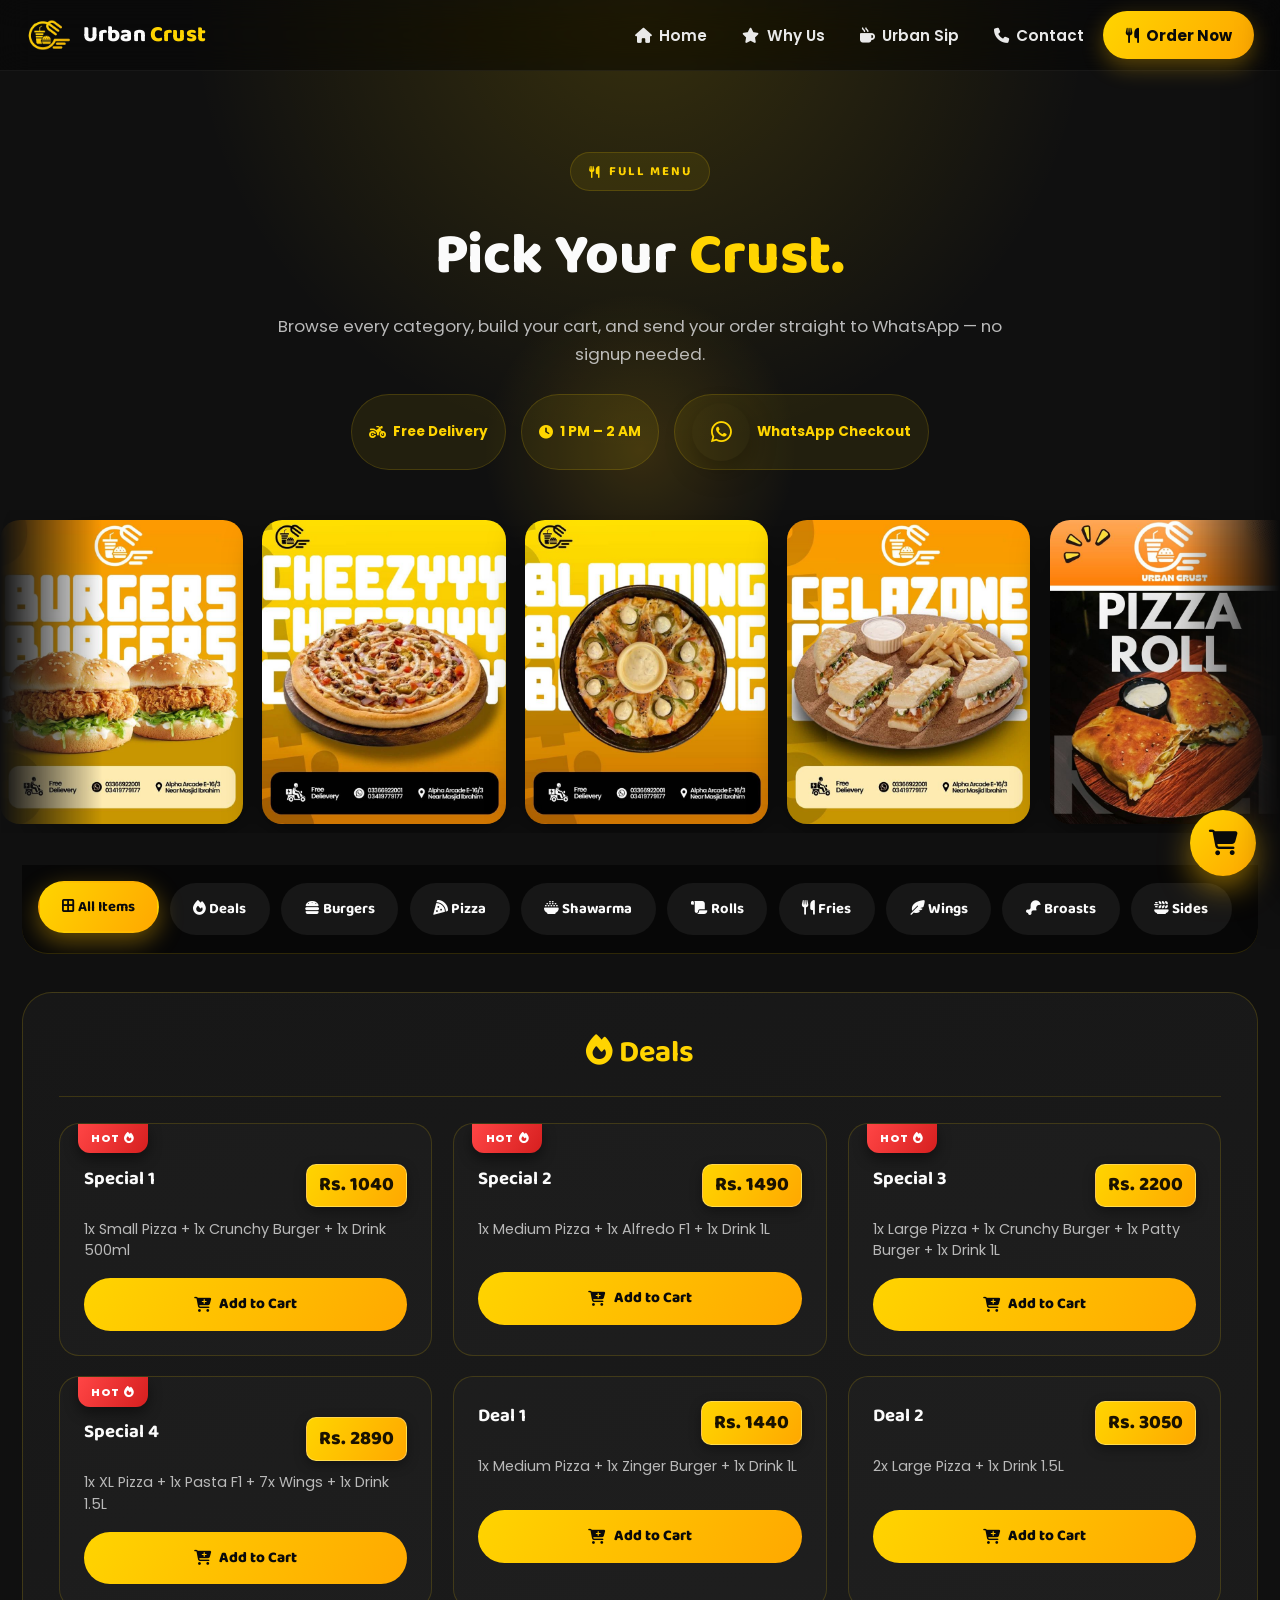
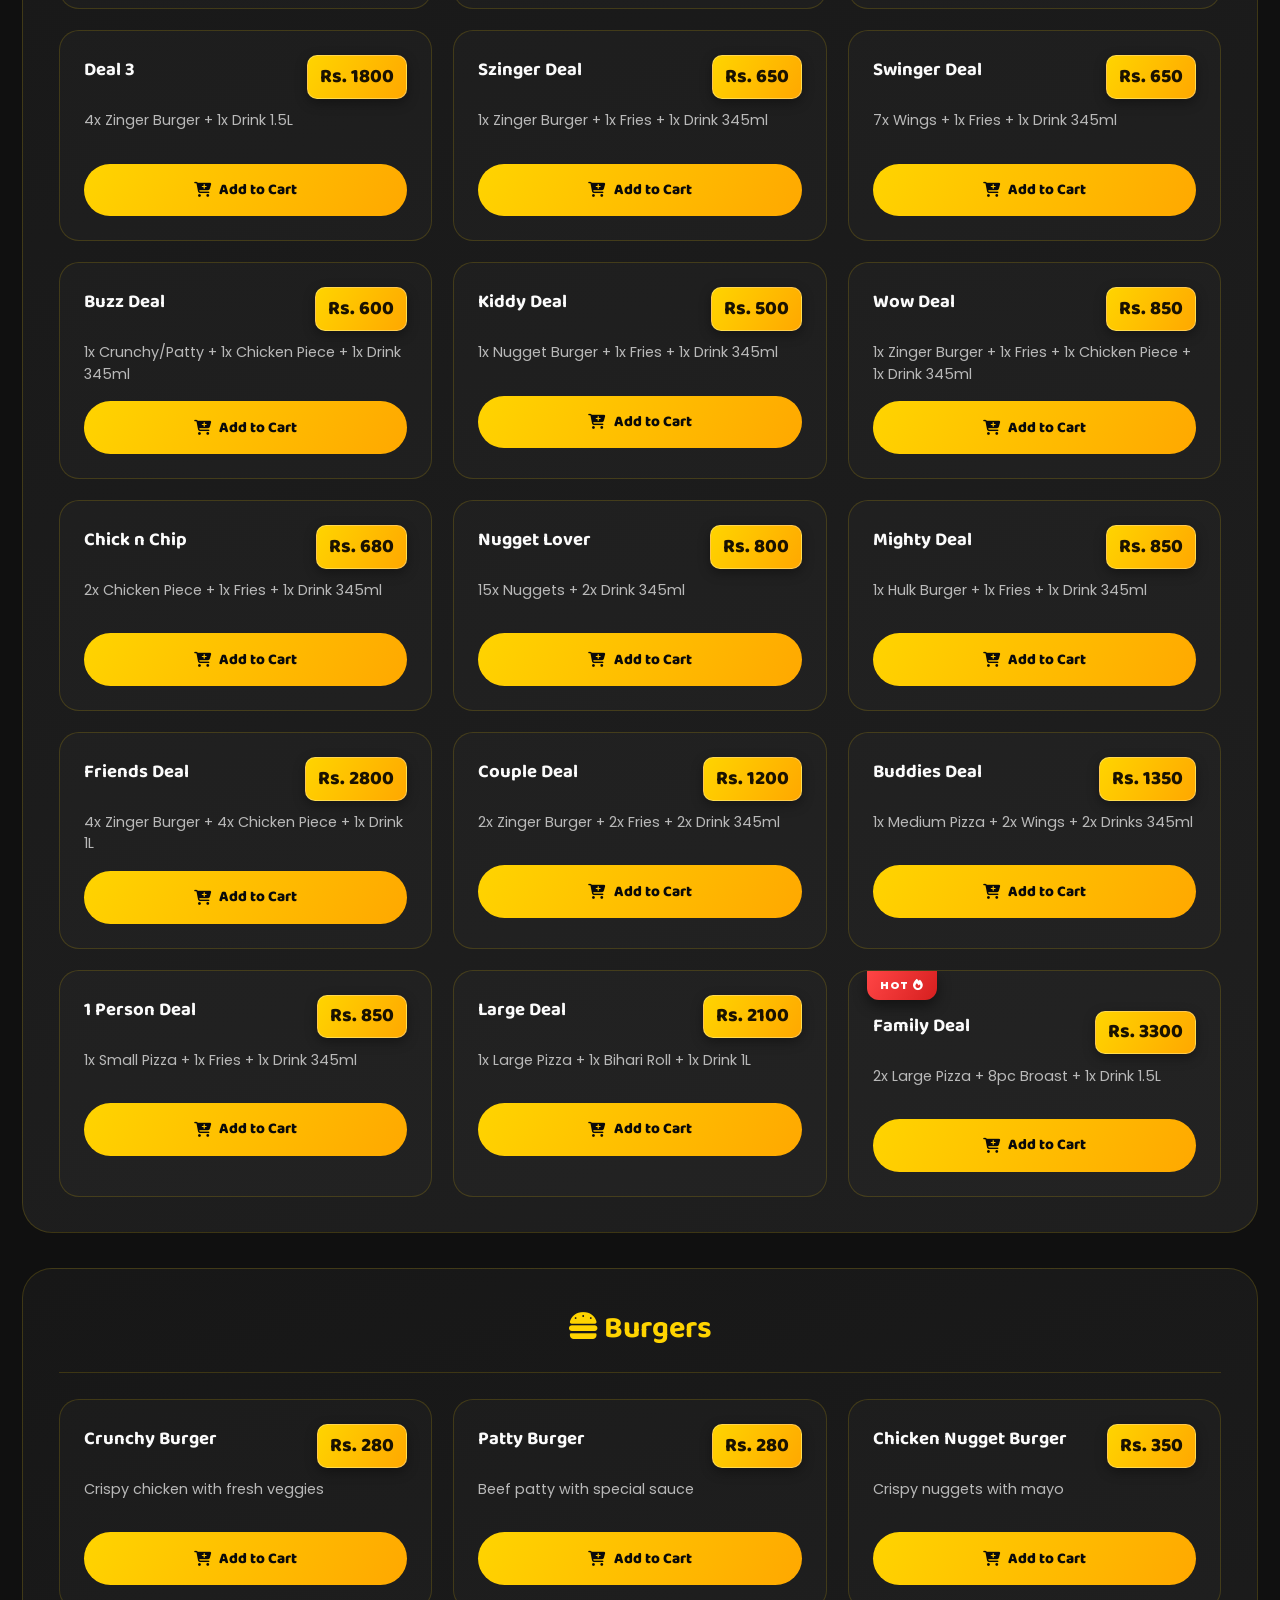
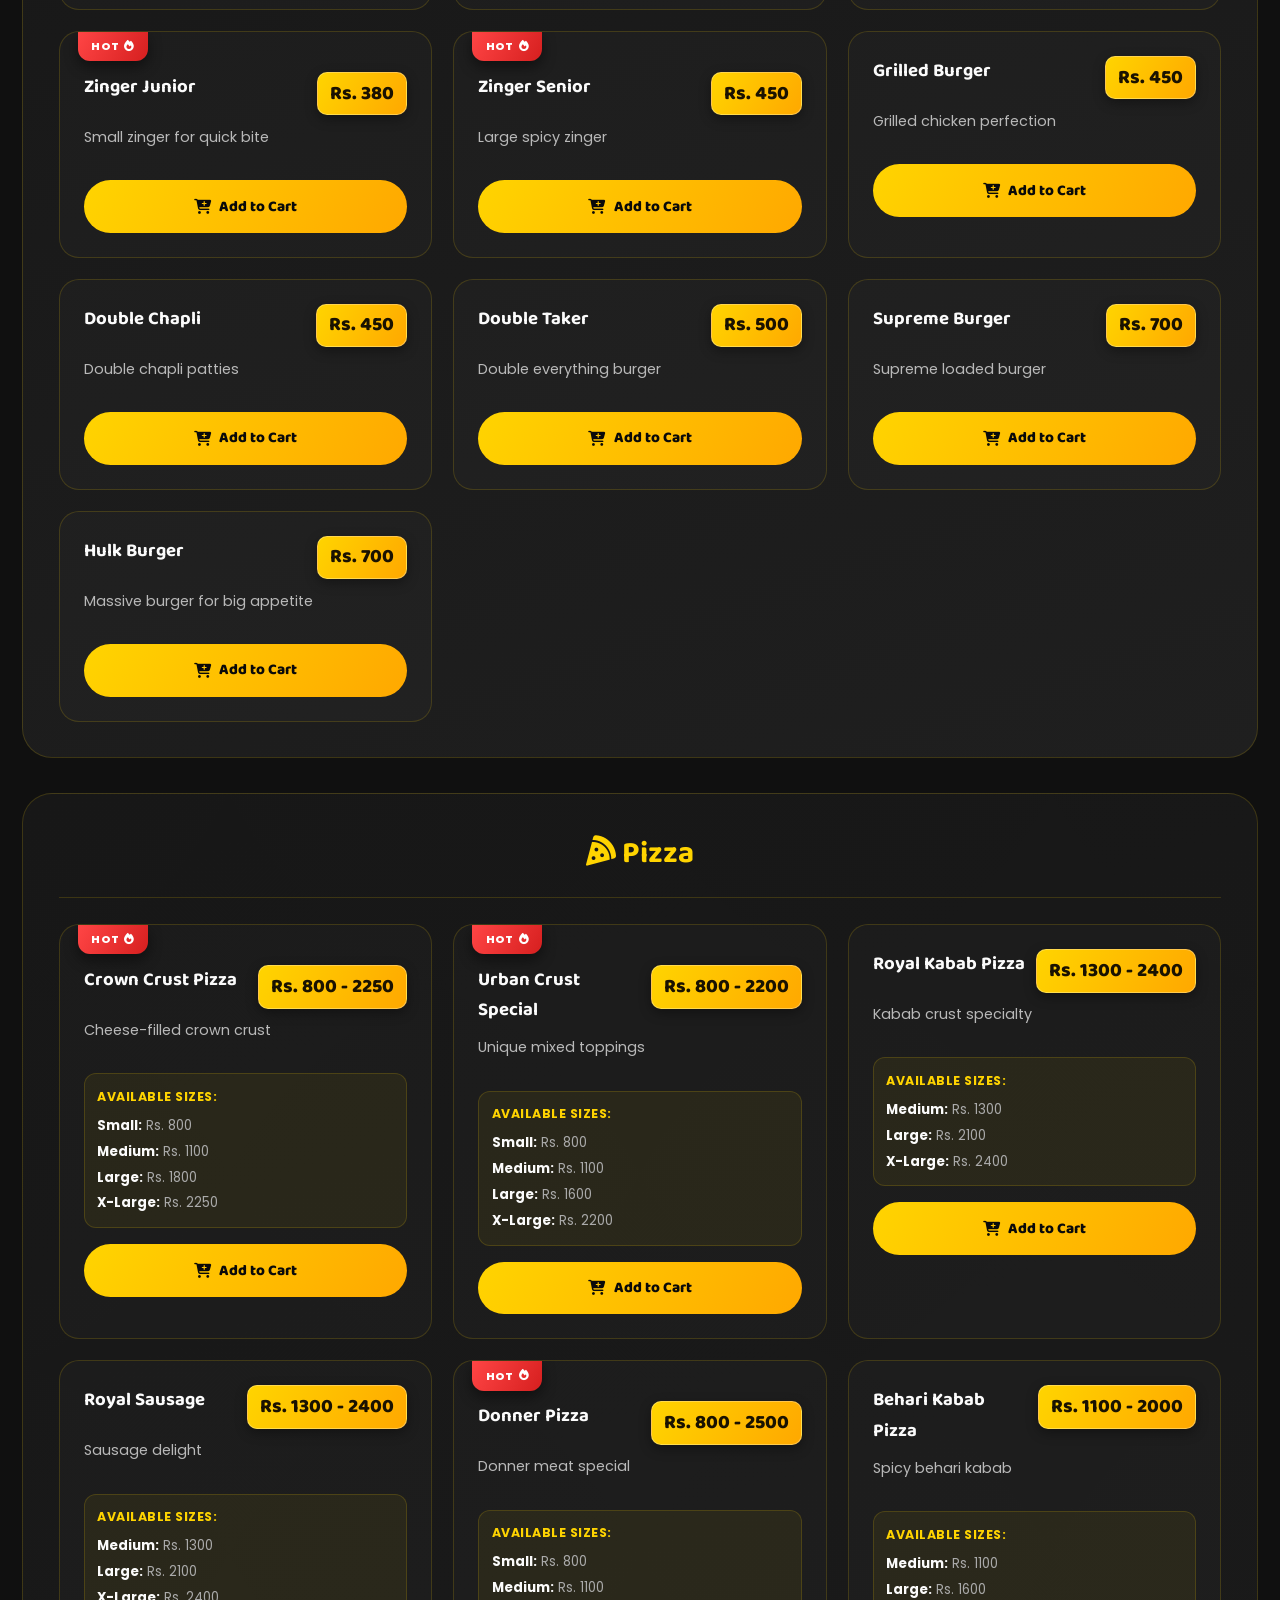
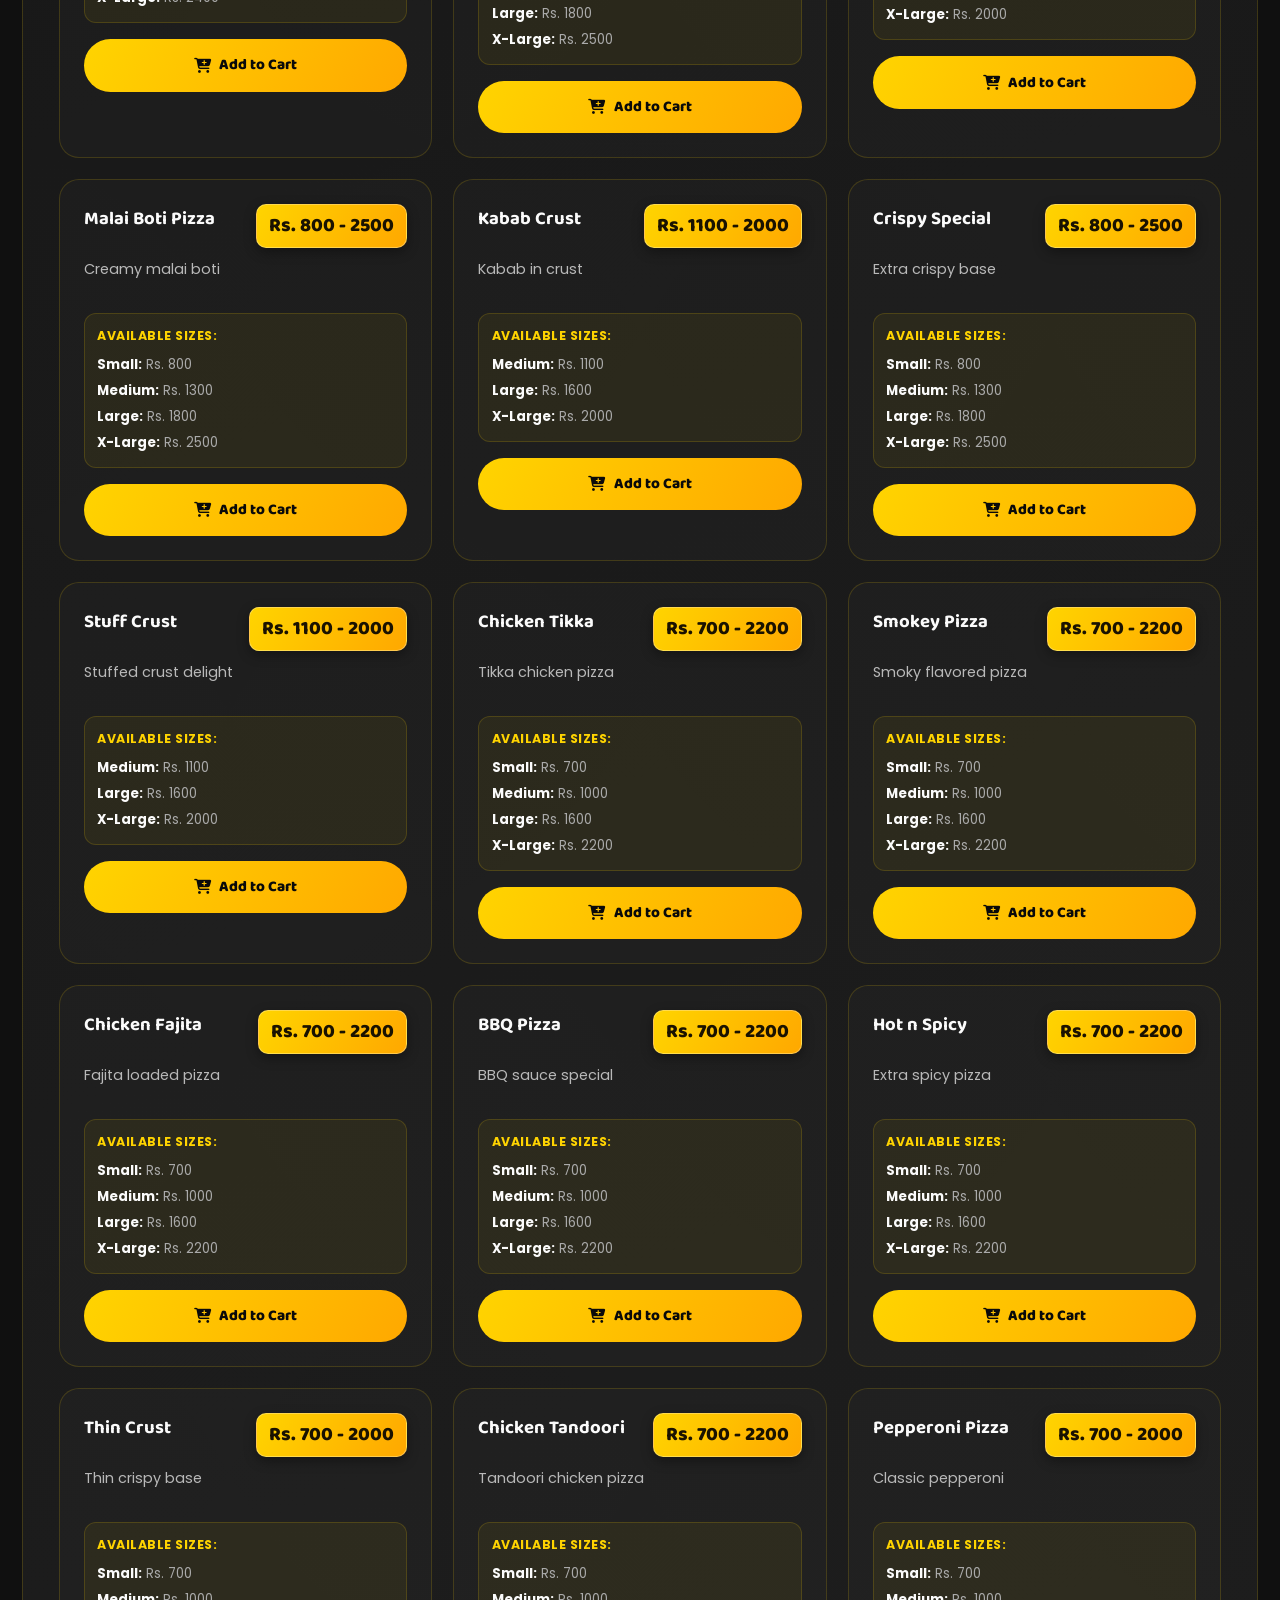
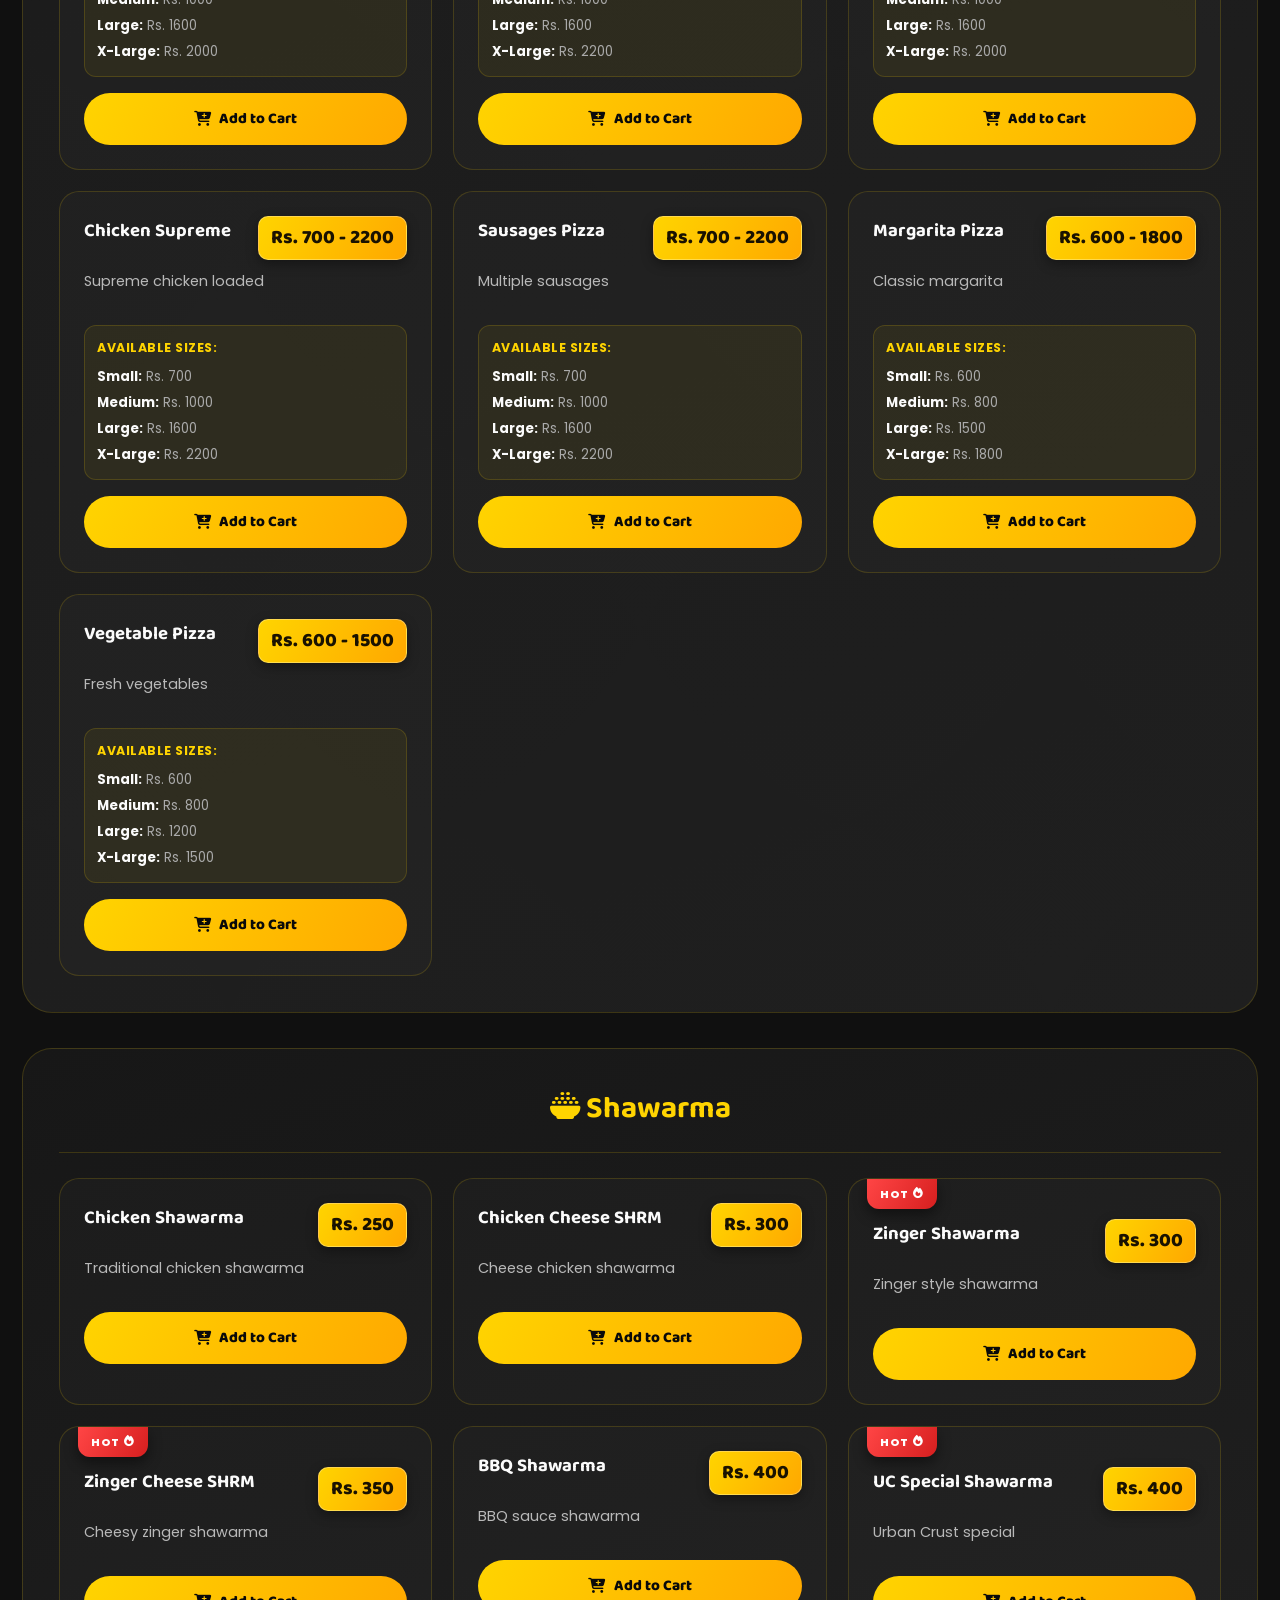
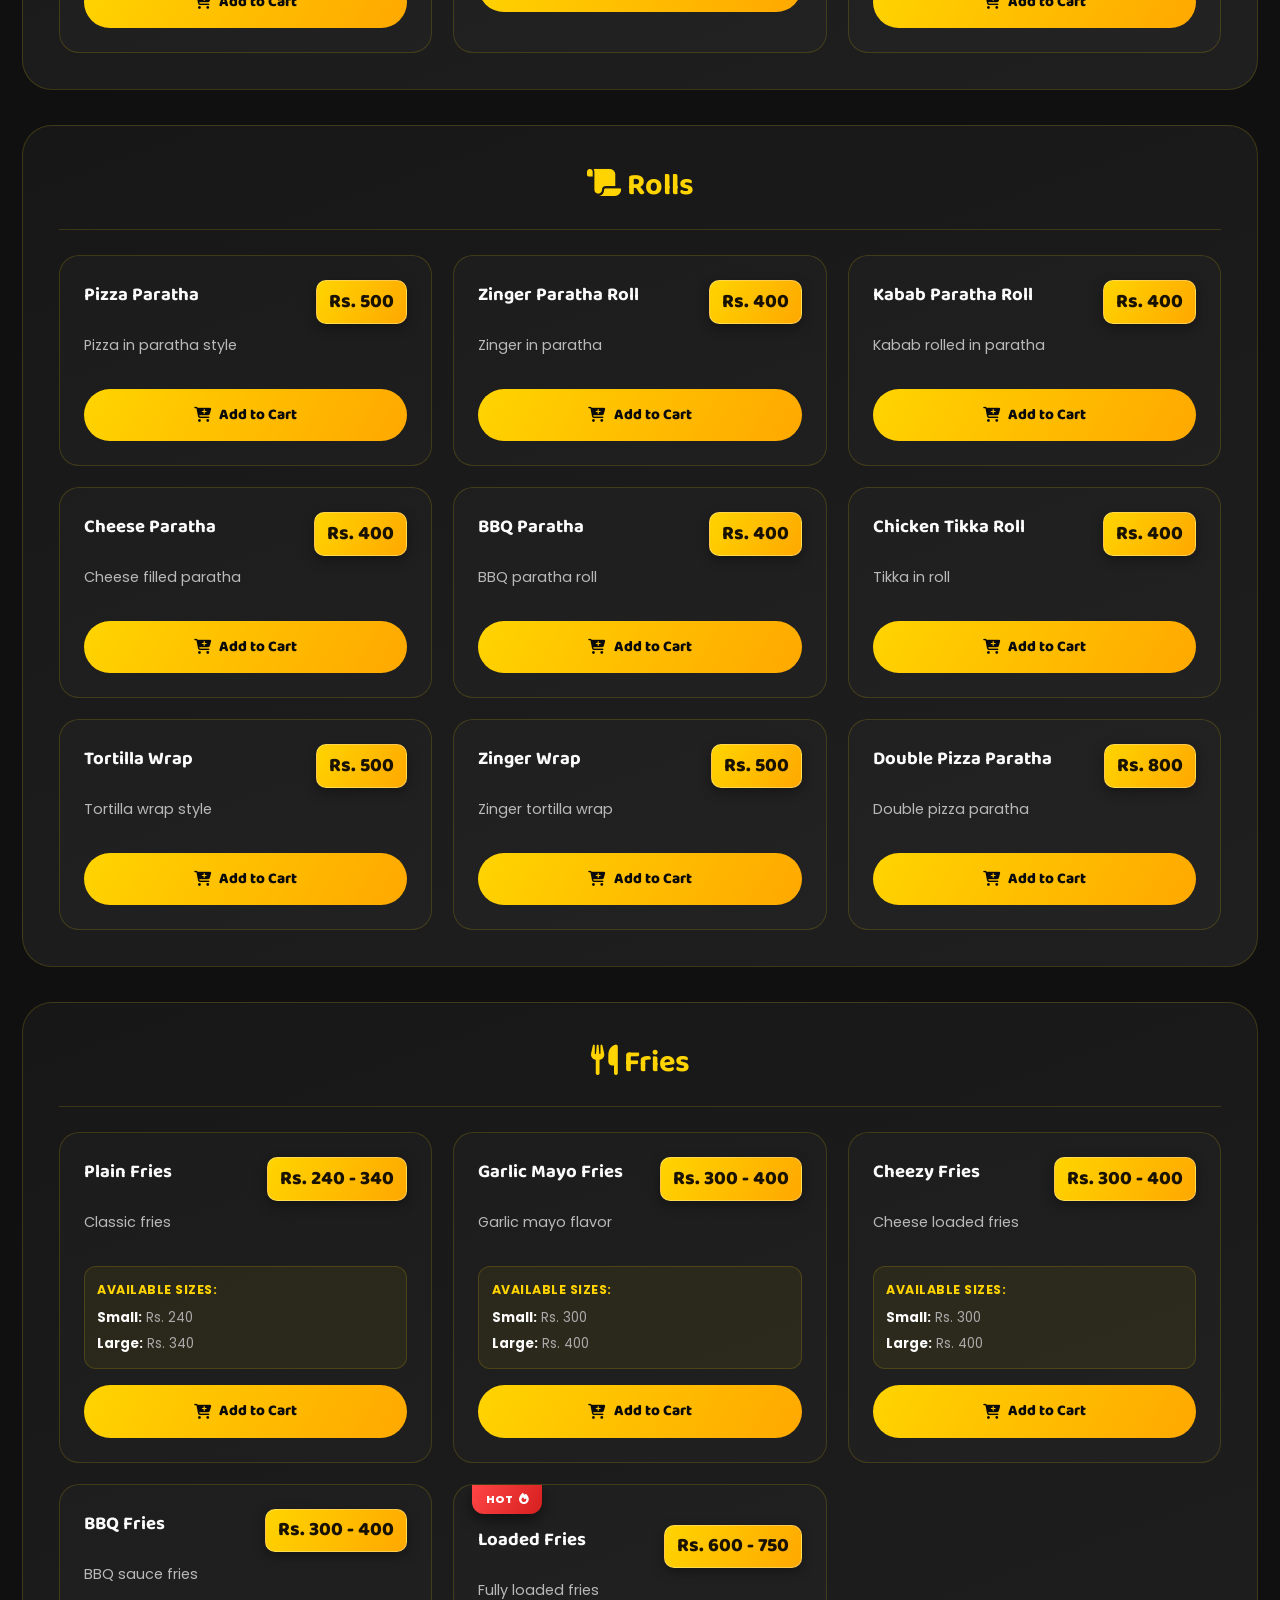
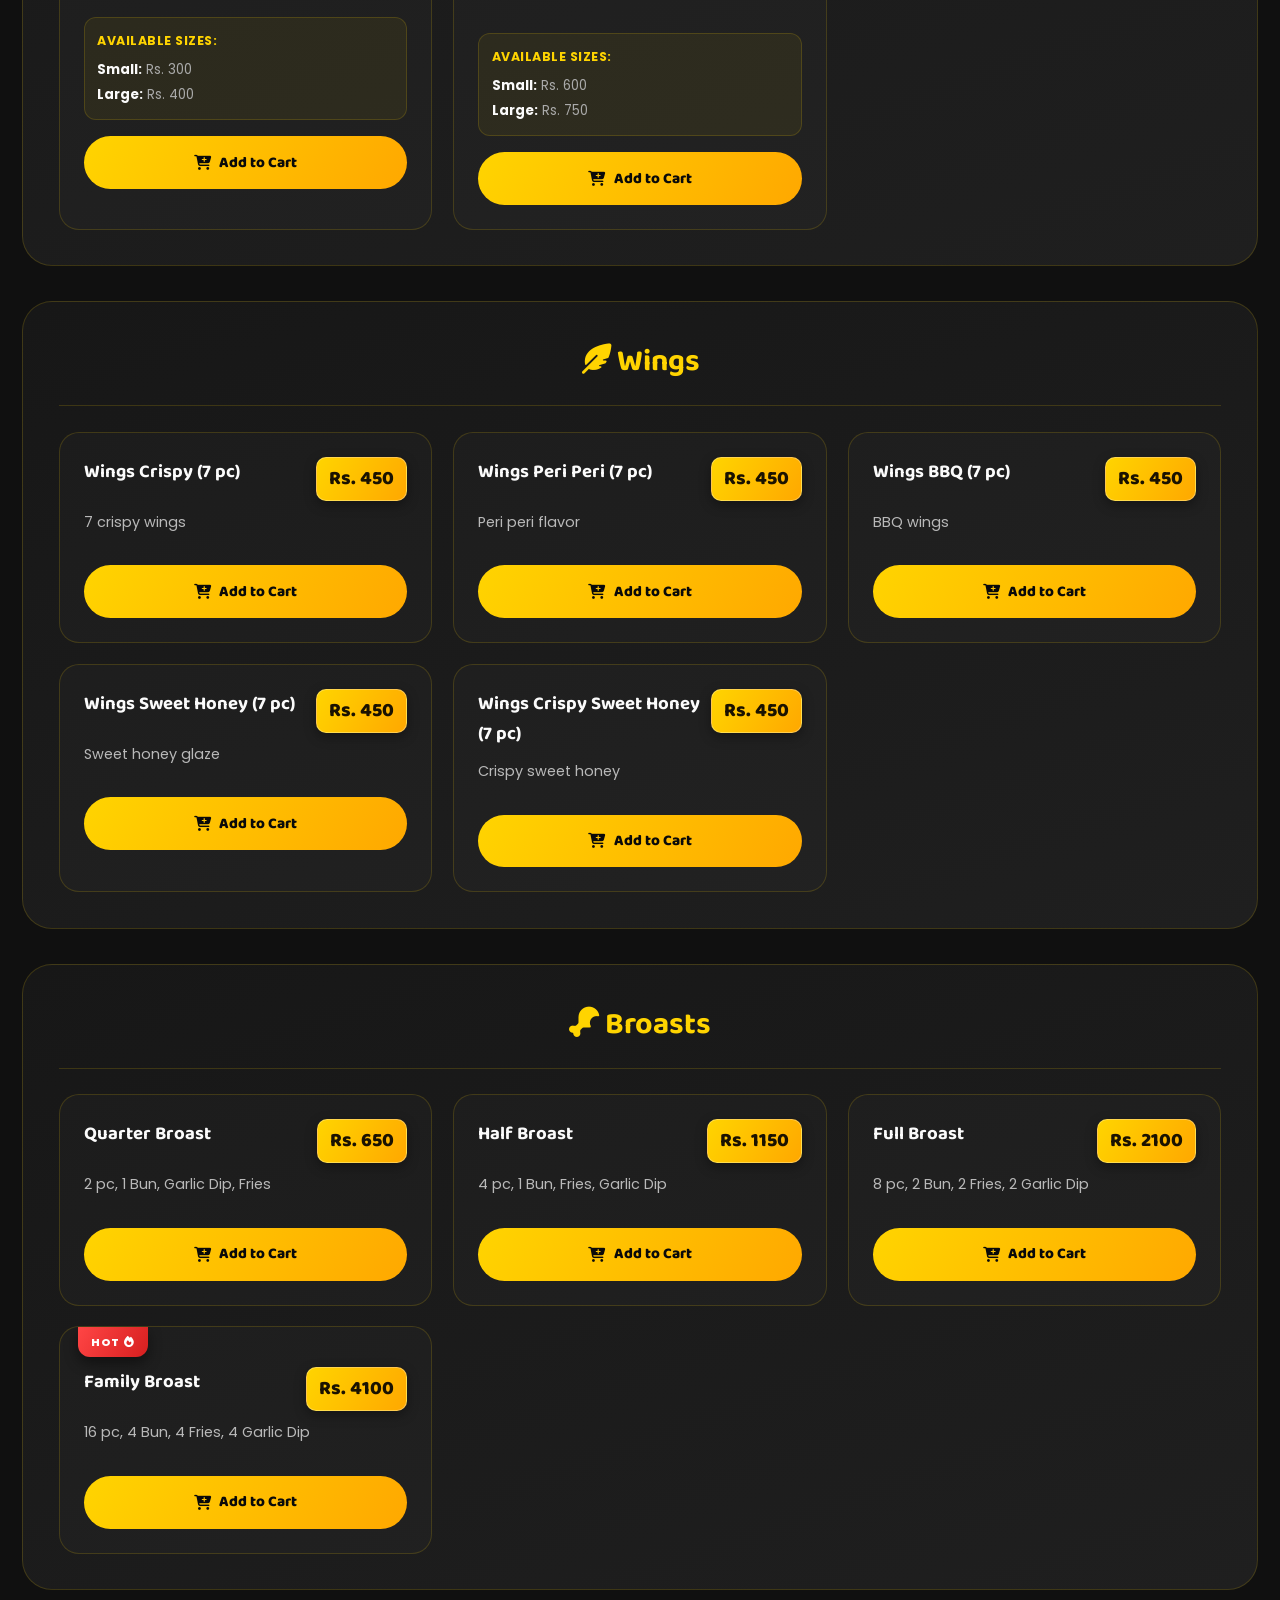
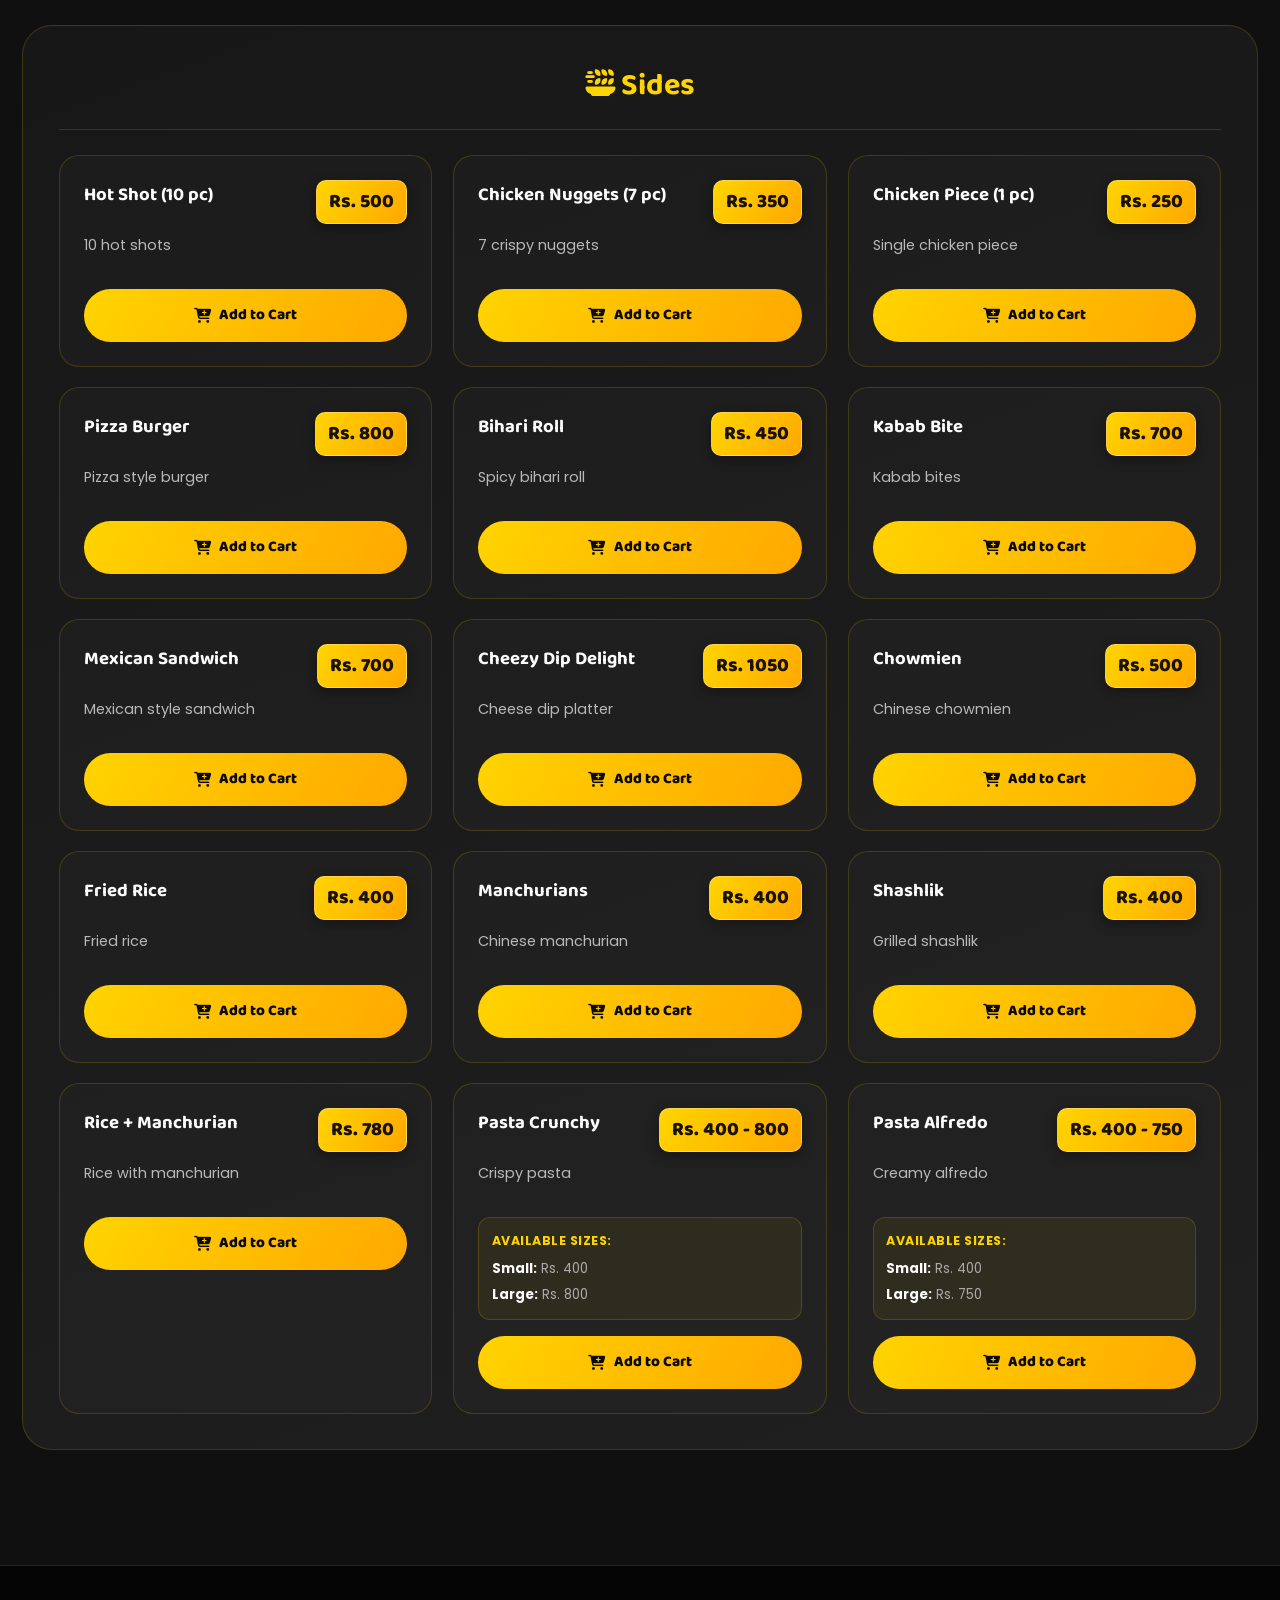
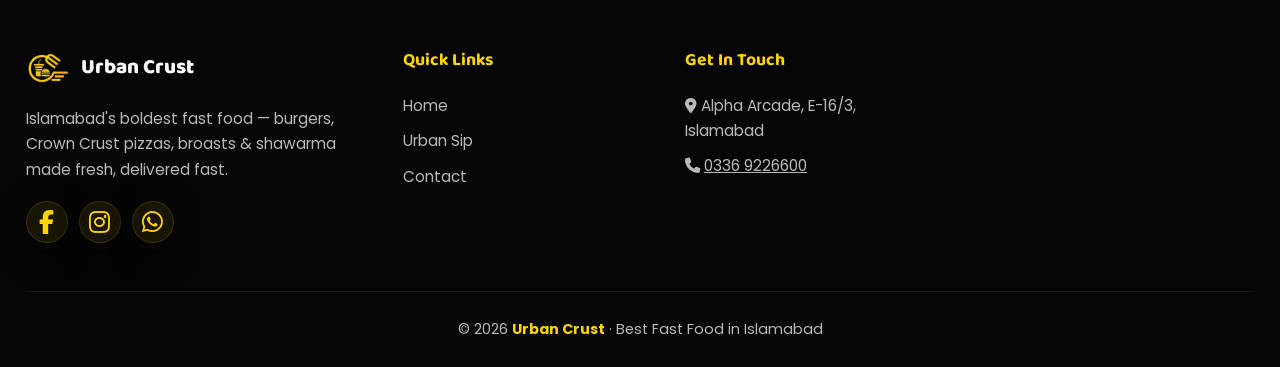
<file: urban-menu.html>
<!DOCTYPE html>
<html lang="en">
<head>
<meta charset="UTF-8">
<meta name="viewport" content="width=device-width, initial-scale=1.0">
<title>Order Now — Urban Crust Menu | Best Fast Food in Islamabad</title>
<meta name="description" content="Order from Urban Crust — Burgers, Crown Crust Pizza, Deals, Wings, Broasts & more! Fast free delivery in Islamabad.">
<!-- PWA -->
<link rel="manifest" href="manifest.json">
<meta name="theme-color" content="#FFD400">
<meta name="apple-mobile-web-app-capable" content="yes">
<meta name="apple-mobile-web-app-status-bar-style" content="black-translucent">
<meta name="apple-mobile-web-app-title" content="Urban Crust">

<link rel="icon" type="image/png" sizes="32x32" href="images/favicon-32.png">
<link rel="icon" type="image/png" sizes="16x16" href="images/favicon-16.png">
<link rel="shortcut icon" href="images/favicon.ico">
<link rel="apple-touch-icon" sizes="180x180" href="images/apple-touch-icon.png">
<link href="https://cdnjs.cloudflare.com/ajax/libs/font-awesome/6.4.0/css/all.min.css" rel="stylesheet">
<link rel="stylesheet" href="css/brand.css">
<link rel="stylesheet" href="css/fx.css">
<style>
  /* ============ PAGE-SPECIFIC: MENU ============ */
  :root{ --success:#25D366; --danger:#ff4d4d; }

  .menu-hero{
    padding:9.5rem 1.6rem 2.5rem;position:relative;overflow:hidden;text-align:center;
  }
  .menu-hero::before{content:'';position:absolute;inset:0;z-index:0;
    background:radial-gradient(circle at 50% 0%, rgba(255,212,0,.16), transparent 55%);}
  .menu-hero-inner{position:relative;z-index:1;max-width:760px;margin:0 auto;}
  .menu-hero h1{font-family:var(--ff-display);font-weight:800;font-size:clamp(2.4rem,5.5vw,3.6rem);margin-bottom:.6rem;}
  .menu-hero h1 span{color:var(--primary);}
  .menu-hero p{color:var(--muted);font-size:1.05rem;}
  .menu-hero-strip{display:flex;justify-content:center;gap:.9rem;flex-wrap:wrap;margin-top:1.6rem;}
  .menu-hero-strip .pill{background:rgba(255,212,0,.08);border:1px solid var(--line);color:var(--primary);
    padding:.5rem 1.1rem;border-radius:50px;font-size:.85rem;font-weight:700;display:flex;align-items:center;gap:.4rem;}

  .menu-container{max-width:1360px;margin:0 auto;padding:0 1.4rem 5rem;}

  /* Category tabs */
  .category-tabs{
    display:flex;gap:.7rem;flex-wrap:nowrap;overflow-x:auto;justify-content:flex-start;
    margin-bottom:2.4rem;position:sticky;top:0;z-index:500;
    background:rgba(7,7,7,.9);backdrop-filter:blur(14px);
    padding:1.1rem 1rem;border-radius:0 0 26px 26px;border-bottom:1px solid var(--line);
    scrollbar-width:thin;
  }
  .category-tabs::-webkit-scrollbar{height:6px;}
  .tab-btn{
    background:var(--panel);color:var(--white);border:2px solid transparent;
    padding:.75rem 1.35rem;border-radius:50px;cursor:pointer;font-weight:700;font-family:var(--ff-display);
    transition:all .3s;font-size:.92rem;white-space:nowrap;flex:0 0 auto;
  }
  .tab-btn:hover{border-color:rgba(255,212,0,.5);}
  .tab-btn.active{
    background:linear-gradient(120deg,var(--primary),var(--primary-2));color:#0a0a0a;
    box-shadow:0 8px 24px rgba(255,190,0,.4);transform:translateY(-2px);
  }

  /* Menu sections */
  .menu-section{
    background:linear-gradient(160deg,var(--panel),var(--panel-2));border:1px solid var(--line);
    border-radius:30px;padding:2.2rem;margin-bottom:2.2rem;animation:fadeInUp .5s ease;
  }
  @keyframes fadeInUp{from{opacity:0;transform:translateY(24px);}to{opacity:1;transform:translateY(0);}}
  .menu-section h2{
    font-family:var(--ff-display);color:var(--primary);font-size:1.9rem;margin-bottom:1.6rem;
    text-align:center;padding-bottom:1.1rem;border-bottom:1px solid var(--line);
  }
  .menu-grid{display:grid;grid-template-columns:repeat(auto-fill,minmax(290px,1fr));gap:1.3rem;}

  .menu-item{
    background:rgba(255,255,255,.02);border:1px solid var(--line);border-radius:20px;
    padding:1.5rem;transition:all .35s;position:relative;overflow:hidden;
  }
  .menu-item::before{content:'';position:absolute;top:0;left:0;right:0;height:3px;
    background:linear-gradient(90deg,var(--primary),var(--primary-2));transform:scaleX(0);transform-origin:left;transition:transform .4s;}
  .menu-item:hover::before{transform:scaleX(1);}
  .menu-item:hover{background:rgba(255,212,0,.05);border-color:rgba(255,212,0,.4);transform:translateY(-6px);box-shadow:0 16px 34px rgba(0,0,0,.4);}
  .item-header{display:flex;justify-content:space-between;align-items:flex-start;margin-bottom:.7rem;gap:.6rem;}
  .menu-item.has-badge{padding-top:2.5rem;}
  .item-name{color:var(--white);font-size:1.16rem;font-weight:700;flex:1;font-family:var(--ff-display);}
  .item-price{color:#1a1200;font-size:1.22rem;font-weight:800;white-space:nowrap;font-family:var(--ff-display);
    background:linear-gradient(120deg,var(--primary),var(--primary-2));border:1px solid rgba(255,255,255,.3);padding:.3rem .75rem;border-radius:10px;box-shadow:0 4px 12px rgba(0,0,0,.35);}
  .item-desc{color:var(--muted);font-size:.9rem;margin-bottom:1rem;line-height:1.5;min-height:2.6em;}
  .item-sizes{background:rgba(255,212,0,.06);padding:.8rem;border-radius:12px;margin-bottom:1rem;border:1px solid var(--line);}
  .item-sizes-title{color:var(--primary);font-size:.78rem;font-weight:700;margin-bottom:.45rem;text-transform:uppercase;letter-spacing:.04em;}
  .size-price-list{display:flex;flex-direction:column;gap:.25rem;}
  .size-price-item{color:#aaa;font-size:.83rem;}
  .size-price-item strong{color:var(--white);}
  .special-badge{
    position:absolute;top:0;left:18px;background:linear-gradient(120deg,#ff4545,#d61f1f);color:#fff;
    padding:.35rem .85rem;border-radius:0 0 12px 12px;font-size:.7rem;font-weight:800;letter-spacing:.03em;
    animation:pulse 2s infinite;z-index:3;box-shadow:0 6px 14px rgba(0,0,0,.45);display:inline-flex;align-items:center;gap:.3rem;
  }
  @keyframes pulse{0%,100%{transform:translateY(0);}50%{transform:translateY(2px);}}
  .add-to-cart-btn{
    background:linear-gradient(120deg,var(--primary),var(--primary-2));color:#0a0a0a;border:none;
    padding:.9rem 1.4rem;border-radius:50px;font-weight:800;font-family:var(--ff-display);cursor:pointer;
    width:100%;transition:all .3s;display:flex;align-items:center;justify-content:center;gap:.55rem;font-size:.95rem;
  }
  .add-to-cart-btn:hover{transform:scale(1.035);box-shadow:0 10px 26px rgba(255,190,0,.4);}
  .add-to-cart-btn:active{transform:scale(.97);}

  /* Floating cart button */
  .cart-floating-btn{
    position:fixed;bottom:24px;right:24px;background:linear-gradient(135deg,var(--primary),var(--primary-2));
    color:#0a0a0a;border:none;width:66px;height:66px;border-radius:50%;font-size:1.6rem;cursor:pointer;
    box-shadow:0 12px 30px rgba(255,190,0,.5);z-index:995;transition:all .3s;
    display:flex;align-items:center;justify-content:center;
  }
  .cart-floating-btn:hover{transform:scale(1.08);}
  .cart-floating-btn .cart-count{
    position:absolute;top:-4px;right:-4px;background:var(--danger);color:#fff;width:26px;height:26px;
    border-radius:50%;display:flex;align-items:center;justify-content:center;font-size:.82rem;font-weight:800;
    border:3px solid var(--dark);
  }

  /* Cart sidebar */
  .cart-sidebar{
    position:fixed;right:-450px;top:0;width:440px;max-width:100vw;height:100vh;
    background:linear-gradient(165deg,#151515,#0c0c0c);border-left:1px solid var(--line);
    z-index:1400;transition:right .45s cubic-bezier(.2,.9,.2,1.05);overflow-y:auto;box-shadow:-10px 0 40px rgba(0,0,0,.6);
  }
  .cart-sidebar.show{right:0;}
  .cart-header{
    background:linear-gradient(120deg,var(--primary),var(--primary-2));padding:1.5rem;
    position:sticky;top:0;z-index:1;
  }
  .cart-header h2{color:#0a0a0a;font-family:var(--ff-display);font-size:1.4rem;display:flex;align-items:center;justify-content:space-between;}
  .close-cart{background:#0a0a0a;color:var(--primary);border:none;width:38px;height:38px;border-radius:50%;cursor:pointer;font-size:1.3rem;transition:all .3s;}
  .close-cart:hover{transform:rotate(90deg);}
  .cart-items{padding:1.4rem;min-height:200px;}
  .cart-item{background:rgba(255,212,0,.05);border:1px solid var(--line);border-radius:16px;padding:1.1rem;margin-bottom:.9rem;animation:slideIn .3s;}
  @keyframes slideIn{from{opacity:0;transform:translateX(40px);}to{opacity:1;transform:translateX(0);}}
  .cart-item-header{display:flex;justify-content:space-between;align-items:flex-start;margin-bottom:.7rem;gap:.6rem;}
  .cart-item-name{color:var(--white);font-weight:700;font-size:1.02rem;}
  .cart-item-size{color:var(--primary);font-size:.8rem;margin-top:.2rem;}
  .cart-item-unit-price{color:#999;font-size:.78rem;margin-top:.15rem;}
  .cart-item-total{color:var(--primary);font-weight:800;font-size:1.1rem;font-family:var(--ff-display);white-space:nowrap;}
  .cart-item-controls{display:flex;align-items:center;justify-content:space-between;margin-top:.7rem;}
  .quantity-controls{display:flex;align-items:center;gap:.8rem;background:var(--dark);border-radius:25px;padding:.35rem .9rem;}
  .qty-btn{background:var(--primary);color:#0a0a0a;border:none;width:28px;height:28px;border-radius:50%;cursor:pointer;font-weight:800;font-size:1rem;transition:.2s;display:flex;align-items:center;justify-content:center;}
  .qty-btn:hover{transform:scale(1.15);}
  .qty-display{color:var(--white);font-weight:700;min-width:24px;text-align:center;}
  .remove-item{background:var(--danger);color:#fff;border:none;padding:.4rem .85rem;border-radius:20px;cursor:pointer;font-weight:700;font-size:.78rem;transition:.3s;}
  .remove-item:hover{background:#e03131;transform:scale(1.05);}
  .cart-empty{text-align:center;padding:3.4rem 1rem;color:#888;}
  .cart-empty i{font-size:3.6rem;margin-bottom:1rem;opacity:.4;}
  .cart-summary{background:rgba(255,212,0,.07);border-top:1px solid var(--line);padding:1.4rem;position:sticky;bottom:0;}
  .summary-row{display:flex;justify-content:space-between;margin-bottom:.8rem;font-size:1.02rem;}
  .summary-total{border-top:1px solid var(--line);padding-top:.9rem;margin-top:.4rem;font-weight:800;font-size:1.35rem;color:var(--primary);font-family:var(--ff-display);}
  .checkout-btn{
    background:linear-gradient(120deg,#22d160,#128c4a);color:#fff;border:none;padding:1.1rem;border-radius:50px;
    font-size:1.05rem;font-weight:800;font-family:var(--ff-display);cursor:pointer;width:100%;transition:all .3s;
    display:flex;align-items:center;justify-content:center;gap:.7rem;margin-top:1rem;
  }
  .checkout-btn:hover{transform:scale(1.03);box-shadow:0 12px 28px rgba(37,211,102,.45);}
  .clear-cart-btn{background:transparent;color:var(--danger);border:1px solid var(--danger);padding:.75rem;border-radius:20px;font-weight:700;cursor:pointer;width:100%;margin-top:.6rem;transition:.3s;}
  .clear-cart-btn:hover{background:var(--danger);color:#fff;}

  /* Size modal */
  .size-modal{display:none;position:fixed;inset:0;background:rgba(0,0,0,.85);backdrop-filter:blur(6px);z-index:1500;align-items:center;justify-content:center;animation:fadeIn .3s;}
  .size-modal.show{display:flex;}
  @keyframes fadeIn{from{opacity:0;}to{opacity:1;}}
  .size-modal-content{
    background:linear-gradient(165deg,#1c1c1c,#111);border-radius:28px;padding:2rem;max-width:480px;width:90%;
    border:1px solid var(--line);position:relative;animation:slideUp .35s;
  }
  @keyframes slideUp{from{transform:translateY(60px);opacity:0;}to{transform:translateY(0);opacity:1;}}
  .size-modal h3{color:var(--primary);font-family:var(--ff-display);font-size:1.5rem;margin-bottom:1.4rem;text-align:center;}
  .close-size-modal{position:absolute;top:1rem;right:1rem;background:var(--dark);color:var(--primary);border:1px solid var(--line);width:38px;height:38px;border-radius:50%;cursor:pointer;font-size:1.3rem;transition:.3s;}
  .close-size-modal:hover{transform:rotate(90deg);background:var(--primary);color:#0a0a0a;}
  .size-options{display:grid;gap:.9rem;margin-bottom:1.4rem;}
  .size-option{background:var(--dark);color:var(--white);border:2px solid var(--line);padding:1.1rem;border-radius:16px;cursor:pointer;transition:.3s;display:flex;justify-content:space-between;align-items:center;}
  .size-option:hover{border-color:var(--primary);background:rgba(255,212,0,.08);}
  .size-option.selected{background:linear-gradient(120deg,var(--primary),var(--primary-2));color:#0a0a0a;border-color:transparent;transform:scale(1.02);}
  .size-option-name{font-weight:700;font-size:1.05rem;}
  .size-option-price{color:var(--primary);font-weight:800;font-size:1.2rem;}
  .size-option.selected .size-option-price{color:#0a0a0a;}
  .confirm-size-btn{background:linear-gradient(120deg,var(--primary),var(--primary-2));color:#0a0a0a;border:none;padding:1rem;border-radius:50px;font-weight:800;font-family:var(--ff-display);cursor:pointer;width:100%;font-size:1.02rem;transition:.3s;}
  .confirm-size-btn:hover{transform:scale(1.03);}
  .confirm-size-btn:disabled{opacity:.4;cursor:not-allowed;}

  /* Notification / loading (legacy hooks used by JS) */
  .notification{
    position:fixed;top:100px;right:20px;background:linear-gradient(120deg,#22d160,#128c4a);color:#fff;
    padding:1rem 1.5rem;border-radius:16px;box-shadow:0 10px 30px rgba(37,211,102,.4);z-index:1600;display:none;
    animation:slideInRight .4s;font-weight:600;
  }
  .notification.show{display:block;}
  @keyframes slideInRight{from{transform:translateX(400px);}to{transform:translateX(0);}}
  .notification i{margin-right:.5rem;color:#fff;}
  .loading-overlay{display:none;position:fixed;inset:0;background:rgba(0,0,0,.92);z-index:1700;align-items:center;justify-content:center;flex-direction:column;}
  .loading-overlay.show{display:flex;}
  .loading-content{text-align:center;}
  .loading-spinner{width:56px;height:56px;border:5px solid rgba(255,212,0,.25);border-top:5px solid var(--primary);border-radius:50%;animation:spin 1s linear infinite;margin:0 auto 1rem;}
  @keyframes spin{to{transform:rotate(360deg);}}
  .loading-text{color:var(--primary);font-size:1.15rem;font-weight:700;font-family:var(--ff-display);}

  @media (max-width:768px){
    .menu-grid{grid-template-columns:1fr;}
    .cart-sidebar{width:100%;right:-100%;}
    .cart-floating-btn{width:58px;height:58px;font-size:1.4rem;bottom:18px;right:18px;}
  }
</style>
</head>
<body>

<div id="preloader"></div>
<div class="bg-glow"><span></span><span></span><span></span></div>

<!-- LOADING OVERLAY (used by geolocation checkout) -->
<div class="loading-overlay" id="loadingOverlay">
  <div class="loading-content">
    <div class="loading-spinner"></div>
    <div class="loading-text" id="loadingText">Getting your location...</div>
  </div>
</div>

<!-- NOTIFICATION -->
<div class="notification" id="notification">
  <i class="fas fa-check-circle"></i>
  <span id="notificationText">Item added to cart!</span>
</div>

<div class="nav-wrap" id="navWrap">
  <header class="site-header">
    <nav class="navbar">
      <a href="index.html" class="brand">
        <img src="images/logo.png" alt="Urban Crust logo">
        <span class="brand-name">Urban <span>Crust</span></span>
      </a>
      <ul class="nav-links" id="navLinks">
        <li><a href="index.html"><i class="fas fa-house"></i> Home</a></li>
        <li><a href="index.html#about"><i class="fas fa-star"></i> Why Us</a></li>
        <li><a href="sweets.html"><i class="fas fa-mug-hot"></i> Urban Sip</a></li>
        <li><a href="index.html#contact"><i class="fas fa-phone"></i> Contact</a></li>
        <li><a href="urban-menu.html" class="nav-cta active"><i class="fas fa-utensils"></i> Order Now</a></li>
      </ul>
      <button class="burger" id="burger" aria-label="Menu"><span></span><span></span><span></span></button>
    </nav>
  </header>
</div>

<!-- MENU HERO -->
<section class="menu-hero">
  <div class="menu-hero-inner">
    <div class="eyebrow"><i class="fas fa-utensils"></i> Full Menu</div>
    <h1>Pick Your <span>Crust.</span></h1>
    <p>Browse every category, build your cart, and send your order straight to WhatsApp — no signup needed.</p>
    <div class="menu-hero-strip">
      <span class="pill"><i class="fas fa-motorcycle"></i> Free Delivery</span>
      <span class="pill"><i class="fas fa-clock"></i> 1 PM – 2 AM</span>
      <span class="pill"><i class="fab fa-whatsapp"></i> WhatsApp Checkout</span>
    </div>
  </div>
</section>

<!-- POSTER REEL -->
<section class="menu-reel" style="padding:0 0 2rem"><div class="reel"><div class="reel-track"><div class="reel-item" data-pop="images/gallery/zinger-burger.jpg" data-title="Zinger Burger" data-desc="Crispy, juicy and loaded." data-group="menu"><img src="images/gallery/zinger-burger.jpg" alt="Zinger Burger" loading="lazy"></div><div class="reel-item" data-pop="images/gallery/cheezy-pizza.jpg" data-title="Cheezy Pizza" data-desc="Stretchy cheese on every slice." data-group="menu"><img src="images/gallery/cheezy-pizza.jpg" alt="Cheezy Pizza" loading="lazy"></div><div class="reel-item" data-pop="images/gallery/blooming-pizza.jpg" data-title="Blooming Pizza" data-desc="A garlic dip centrepiece." data-group="menu"><img src="images/gallery/blooming-pizza.jpg" alt="Blooming Pizza" loading="lazy"></div><div class="reel-item" data-pop="images/gallery/calzone.jpg" data-title="Calzone" data-desc="Golden, stuffed and served with fries." data-group="menu"><img src="images/gallery/calzone.jpg" alt="Calzone" loading="lazy"></div><div class="reel-item" data-pop="images/gallery/pizza-roll.jpg" data-title="Pizza Roll" data-desc="Crispy pizza wrap with dip." data-group="menu"><img src="images/gallery/pizza-roll.jpg" alt="Pizza Roll" loading="lazy"></div><div class="reel-item" data-pop="images/gallery/chowmein.jpg" data-title="Chowmein" data-desc="Wok tossed noodles." data-group="menu"><img src="images/gallery/chowmein.jpg" alt="Chowmein" loading="lazy"></div><div class="reel-item" data-pop="images/gallery/fried-rice.jpg" data-title="Fried Rice" data-desc="Smoky wok flavour." data-group="menu"><img src="images/gallery/fried-rice.jpg" alt="Fried Rice" loading="lazy"></div><div class="reel-item" data-pop="images/gallery/pasta-crunchy.jpg" data-title="Pasta Crunchy" data-desc="Zinger mac and cheese bake." data-group="menu"><img src="images/gallery/pasta-crunchy.jpg" alt="Pasta Crunchy" loading="lazy"></div><div class="reel-item" data-pop="images/gallery/juicy-bites.jpg" data-title="Juicy Bites" data-desc="Supreme taste burger." data-group="menu"><img src="images/gallery/juicy-bites.jpg" alt="Juicy Bites" loading="lazy"></div><div class="reel-item" data-pop="images/gallery/popular-demand.jpg" data-title="Popular Demand" data-desc="Chest Rs. 300, Leg Rs. 200, Wing Rs. 150." data-group="menu"><img src="images/gallery/popular-demand.jpg" alt="Popular Demand" loading="lazy"></div></div></div></section>

<!-- FLOATING CART BUTTON -->
<button class="cart-floating-btn" onclick="toggleCart()" id="cartFloatingBtn">
  <i class="fas fa-shopping-cart"></i>
  <span class="cart-count" id="cartCount" style="display: none;">0</span>
</button>

<!-- CART SIDEBAR -->
<div class="cart-sidebar" id="cartSidebar">
  <div class="cart-header">
    <h2>
      <span><i class="fas fa-shopping-cart"></i> Your Order</span>
      <button class="close-cart" onclick="toggleCart()">&times;</button>
    </h2>
  </div>
  <div class="cart-items" id="cartItems">
    <div class="cart-empty">
      <i class="fas fa-shopping-cart"></i>
      <p>Your cart is empty</p>
      <p style="font-size: 0.9rem;">Start adding delicious items!</p>
    </div>
  </div>
  <div class="cart-summary" id="cartSummary" style="display: none;">
    <div class="summary-row">
      <span>Total Items:</span>
      <span id="totalItems">0</span>
    </div>
    <div class="summary-row summary-total">
      <span>Total Amount:</span>
      <span id="totalAmount">Rs. 0</span>
    </div>
    <button class="checkout-btn" onclick="proceedToCheckout()">
      <i class="fab fa-whatsapp"></i> Send Order via WhatsApp
    </button>
    <button class="clear-cart-btn" onclick="clearCart()">
      <i class="fas fa-trash"></i> Clear Cart
    </button>
  </div>
</div>

<!-- SIZE SELECTION MODAL -->
<div class="size-modal" id="sizeModal" onclick="closeSizeModal(event)">
  <div class="size-modal-content" onclick="event.stopPropagation()">
    <button class="close-size-modal" onclick="closeSizeModal()">&times;</button>
    <h3><i class="fas fa-expand-arrows-alt"></i> Choose Size</h3>
    <div class="size-options" id="sizeOptions"></div>
    <button class="confirm-size-btn" id="confirmSizeBtn" onclick="confirmSize()" disabled>
      <i class="fas fa-shopping-cart"></i> Add to Cart
    </button>
  </div>
</div>

<!-- MENU CONTAINER -->
<div class="menu-container">
  <!-- CATEGORY TABS -->
  <div class="category-tabs">
    <button class="tab-btn active" onclick="filterCategory('all')"><i class="fas fa-border-all"></i> All Items</button>
    <button class="tab-btn" onclick="filterCategory('deals')"><i class="fas fa-fire"></i> Deals</button>
    <button class="tab-btn" onclick="filterCategory('burgers')"><i class="fas fa-burger"></i> Burgers</button>
    <button class="tab-btn" onclick="filterCategory('pizza')"><i class="fas fa-pizza-slice"></i> Pizza</button>
    <button class="tab-btn" onclick="filterCategory('shawarma')"><i class="fas fa-bowl-rice"></i> Shawarma</button>
    <button class="tab-btn" onclick="filterCategory('rolls')"><i class="fas fa-scroll"></i> Rolls</button>
    <button class="tab-btn" onclick="filterCategory('fries')"><i class="fas fa-utensils"></i> Fries</button>
    <button class="tab-btn" onclick="filterCategory('wings')"><i class="fas fa-feather-pointed"></i> Wings</button>
    <button class="tab-btn" onclick="filterCategory('broasts')"><i class="fas fa-drumstick-bite"></i> Broasts</button>
    <button class="tab-btn" onclick="filterCategory('sides')"><i class="fas fa-plate-wheat"></i> Sides</button>
  </div>

  <!-- MENU CONTENT -->
  <div id="menuContent"></div>
</div>

<footer class="site-footer">
  <div class="container">
    <div class="footer-grid">
      <div class="footer-col">
        <div class="footer-brand"><img src="images/logo.png" alt="Urban Crust"><span>Urban Crust</span></div>
        <p>Islamabad's boldest fast food — burgers, Crown Crust pizzas, broasts & shawarma made fresh, delivered fast.</p>
        <div class="social-row">
          <a href="https://www.facebook.com/people/Urban-Crust/61566038663961/" target="_blank" aria-label="Facebook"><i class="fab fa-facebook-f"></i></a>
          <a href="https://instagram.com" target="_blank" aria-label="Instagram"><i class="fab fa-instagram"></i></a>
          <a href="https://wa.me/923369226600" target="_blank" aria-label="WhatsApp"><i class="fab fa-whatsapp"></i></a>
        </div>
      </div>
      <div class="footer-col">
        <h4>Quick Links</h4>
        <ul>
          <li><a href="index.html">Home</a></li>
          <li><a href="sweets.html">Urban Sip</a></li>
          <li><a href="index.html#contact">Contact</a></li>
        </ul>
      </div>
      <div class="footer-col">
        <h4>Get In Touch</h4>
        <p><i class="fas fa-map-marker-alt"></i> Alpha Arcade, E-16/3, Islamabad</p>
        <p style="margin-top:.6rem;"><i class="fas fa-phone"></i> <a href="tel:+923369226600" style="color:var(--muted);">0336 9226600</a></p>
      </div>
    </div>
    <div class="footer-bottom"><p>&copy; 2026 <strong>Urban Crust</strong> · Best Fast Food in Islamabad</p></div>
  </div>
</footer>

<div class="fab-stack">
  <button class="fab fab-top" id="fabTop" aria-label="Scroll to top"><i class="fas fa-arrow-up"></i></button>
</div>

<script src="js/brand.js"></script>
<script src="js/fx.js"></script>
<script src="js/menu-fx.js"></script>

<!-- ORDERING LOGIC (unchanged functionality) -->
    <script>
        // CONFIGURATION
        const WHATSAPP_NUMBER = "+923369226600";
        let cart = [];
        let currentItem = null;
        let selectedSize = null;
        let userLocation = null;

        // MENU DATA
        const menuData = {
            deals: [
                {name: "Special 1", price: 1040, desc: "1x Small Pizza + 1x Crunchy Burger + 1x Drink 500ml", special: true},
                {name: "Special 2", price: 1490, desc: "1x Medium Pizza + 1x Alfredo F1 + 1x Drink 1L", special: true},
                {name: "Special 3", price: 2200, desc: "1x Large Pizza + 1x Crunchy Burger + 1x Patty Burger + 1x Drink 1L", special: true},
                {name: "Special 4", price: 2890, desc: "1x XL Pizza + 1x Pasta F1 + 7x Wings + 1x Drink 1.5L", special: true},
                {name: "Deal 1", price: 1440, desc: "1x Medium Pizza + 1x Zinger Burger + 1x Drink 1L"},
                {name: "Deal 2", price: 3050, desc: "2x Large Pizza + 1x Drink 1.5L"},
                {name: "Deal 3", price: 1800, desc: "4x Zinger Burger + 1x Drink 1.5L"},
                {name: "Szinger Deal", price: 650, desc: "1x Zinger Burger + 1x Fries + 1x Drink 345ml"},
                {name: "Swinger Deal", price: 650, desc: "7x Wings + 1x Fries + 1x Drink 345ml"},
                {name: "Buzz Deal", price: 600, desc: "1x Crunchy/Patty + 1x Chicken Piece + 1x Drink 345ml"},
                {name: "Kiddy Deal", price: 500, desc: "1x Nugget Burger + 1x Fries + 1x Drink 345ml"},
                {name: "Wow Deal", price: 850, desc: "1x Zinger Burger + 1x Fries + 1x Chicken Piece + 1x Drink 345ml"},
                {name: "Chick n Chip", price: 680, desc: "2x Chicken Piece + 1x Fries + 1x Drink 345ml"},
                {name: "Nugget Lover", price: 800, desc: "15x Nuggets + 2x Drink 345ml"},
                {name: "Mighty Deal", price: 850, desc: "1x Hulk Burger + 1x Fries + 1x Drink 345ml"},
                {name: "Friends Deal", price: 2800, desc: "4x Zinger Burger + 4x Chicken Piece + 1x Drink 1L"},
                {name: "Couple Deal", price: 1200, desc: "2x Zinger Burger + 2x Fries + 2x Drink 345ml"},
                {name: "Buddies Deal", price: 1350, desc: "1x Medium Pizza + 2x Wings + 2x Drinks 345ml"},
                {name: "1 Person Deal", price: 850, desc: "1x Small Pizza + 1x Fries + 1x Drink 345ml"},
                {name: "Large Deal", price: 2100, desc: "1x Large Pizza + 1x Bihari Roll + 1x Drink 1L"},
                {name: "Family Deal", price: 3300, desc: "2x Large Pizza + 8pc Broast + 1x Drink 1.5L", special: true}
            ],
            burgers: [
                {name: "Crunchy Burger", price: 280, desc: "Crispy chicken with fresh veggies"},
                {name: "Patty Burger", price: 280, desc: "Beef patty with special sauce"},
                {name: "Chicken Nugget Burger", price: 350, desc: "Crispy nuggets with mayo"},
                {name: "Zinger Junior", price: 380, desc: "Small zinger for quick bite", special: true},
                {name: "Zinger Senior", price: 450, desc: "Large spicy zinger", special: true},
                {name: "Grilled Burger", price: 450, desc: "Grilled chicken perfection"},
                {name: "Double Chapli", price: 450, desc: "Double chapli patties"},
                {name: "Double Taker", price: 500, desc: "Double everything burger"},
                {name: "Supreme Burger", price: 700, desc: "Supreme loaded burger"},
                {name: "Hulk Burger", price: 700, desc: "Massive burger for big appetite"}
            ],
            pizza: [
                {name: "Crown Crust Pizza", sizes: [{name: "Small", price: 800}, {name: "Medium", price: 1100}, {name: "Large", price: 1800}, {name: "X-Large", price: 2250}], desc: "Cheese-filled crown crust", special: true},
                {name: "Urban Crust Special", sizes: [{name: "Small", price: 800}, {name: "Medium", price: 1100}, {name: "Large", price: 1600}, {name: "X-Large", price: 2200}], desc: "Unique mixed toppings", special: true},
                {name: "Royal Kabab Pizza", sizes: [{name: "Medium", price: 1300}, {name: "Large", price: 2100}, {name: "X-Large", price: 2400}], desc: "Kabab crust specialty"},
                {name: "Royal Sausage", sizes: [{name: "Medium", price: 1300}, {name: "Large", price: 2100}, {name: "X-Large", price: 2400}], desc: "Sausage delight"},
                {name: "Donner Pizza", sizes: [{name: "Small", price: 800}, {name: "Medium", price: 1100}, {name: "Large", price: 1800}, {name: "X-Large", price: 2500}], desc: "Donner meat special", special: true},
                {name: "Behari Kabab Pizza", sizes: [{name: "Medium", price: 1100}, {name: "Large", price: 1600}, {name: "X-Large", price: 2000}], desc: "Spicy behari kabab"},
                {name: "Malai Boti Pizza", sizes: [{name: "Small", price: 800}, {name: "Medium", price: 1300}, {name: "Large", price: 1800}, {name: "X-Large", price: 2500}], desc: "Creamy malai boti"},
                {name: "Kabab Crust", sizes: [{name: "Medium", price: 1100}, {name: "Large", price: 1600}, {name: "X-Large", price: 2000}], desc: "Kabab in crust"},
                {name: "Crispy Special", sizes: [{name: "Small", price: 800}, {name: "Medium", price: 1300}, {name: "Large", price: 1800}, {name: "X-Large", price: 2500}], desc: "Extra crispy base"},
                {name: "Stuff Crust", sizes: [{name: "Medium", price: 1100}, {name: "Large", price: 1600}, {name: "X-Large", price: 2000}], desc: "Stuffed crust delight"},
                {name: "Chicken Tikka", sizes: [{name: "Small", price: 700}, {name: "Medium", price: 1000}, {name: "Large", price: 1600}, {name: "X-Large", price: 2200}], desc: "Tikka chicken pizza"},
                {name: "Smokey Pizza", sizes: [{name: "Small", price: 700}, {name: "Medium", price: 1000}, {name: "Large", price: 1600}, {name: "X-Large", price: 2200}], desc: "Smoky flavored pizza"},
                {name: "Chicken Fajita", sizes: [{name: "Small", price: 700}, {name: "Medium", price: 1000}, {name: "Large", price: 1600}, {name: "X-Large", price: 2200}], desc: "Fajita loaded pizza"},
                {name: "BBQ Pizza", sizes: [{name: "Small", price: 700}, {name: "Medium", price: 1000}, {name: "Large", price: 1600}, {name: "X-Large", price: 2200}], desc: "BBQ sauce special"},
                {name: "Hot n Spicy", sizes: [{name: "Small", price: 700}, {name: "Medium", price: 1000}, {name: "Large", price: 1600}, {name: "X-Large", price: 2200}], desc: "Extra spicy pizza"},
                {name: "Thin Crust", sizes: [{name: "Small", price: 700}, {name: "Medium", price: 1000}, {name: "Large", price: 1600}, {name: "X-Large", price: 2000}], desc: "Thin crispy base"},
                {name: "Chicken Tandoori", sizes: [{name: "Small", price: 700}, {name: "Medium", price: 1000}, {name: "Large", price: 1600}, {name: "X-Large", price: 2200}], desc: "Tandoori chicken pizza"},
                {name: "Pepperoni Pizza", sizes: [{name: "Small", price: 700}, {name: "Medium", price: 1000}, {name: "Large", price: 1600}, {name: "X-Large", price: 2000}], desc: "Classic pepperoni"},
                {name: "Chicken Supreme", sizes: [{name: "Small", price: 700}, {name: "Medium", price: 1000}, {name: "Large", price: 1600}, {name: "X-Large", price: 2200}], desc: "Supreme chicken loaded"},
                {name: "Sausages Pizza", sizes: [{name: "Small", price: 700}, {name: "Medium", price: 1000}, {name: "Large", price: 1600}, {name: "X-Large", price: 2200}], desc: "Multiple sausages"},
                {name: "Margarita Pizza", sizes: [{name: "Small", price: 600}, {name: "Medium", price: 800}, {name: "Large", price: 1500}, {name: "X-Large", price: 1800}], desc: "Classic margarita"},
                {name: "Vegetable Pizza", sizes: [{name: "Small", price: 600}, {name: "Medium", price: 800}, {name: "Large", price: 1200}, {name: "X-Large", price: 1500}], desc: "Fresh vegetables"}
            ],
            shawarma: [
                {name: "Chicken Shawarma", price: 250, desc: "Traditional chicken shawarma"},
                {name: "Chicken Cheese SHRM", price: 300, desc: "Cheese chicken shawarma"},
                {name: "Zinger Shawarma", price: 300, desc: "Zinger style shawarma", special: true},
                {name: "Zinger Cheese SHRM", price: 350, desc: "Cheesy zinger shawarma", special: true},
                {name: "BBQ Shawarma", price: 400, desc: "BBQ sauce shawarma"},
                {name: "UC Special Shawarma", price: 400, desc: "Urban Crust special", special: true}
            ],
            rolls: [
                {name: "Pizza Paratha", price: 500, desc: "Pizza in paratha style"},
                {name: "Zinger Paratha Roll", price: 400, desc: "Zinger in paratha"},
                {name: "Kabab Paratha Roll", price: 400, desc: "Kabab rolled in paratha"},
                {name: "Cheese Paratha", price: 400, desc: "Cheese filled paratha"},
                {name: "BBQ Paratha", price: 400, desc: "BBQ paratha roll"},
                {name: "Chicken Tikka Roll", price: 400, desc: "Tikka in roll"},
                {name: "Tortilla Wrap", price: 500, desc: "Tortilla wrap style"},
                {name: "Zinger Wrap", price: 500, desc: "Zinger tortilla wrap"},
                {name: "Double Pizza Paratha", price: 800, desc: "Double pizza paratha"}
            ],
            fries: [
                {name: "Plain Fries", sizes: [{name: "Small", price: 240}, {name: "Large", price: 340}], desc: "Classic fries"},
                {name: "Garlic Mayo Fries", sizes: [{name: "Small", price: 300}, {name: "Large", price: 400}], desc: "Garlic mayo flavor"},
                {name: "Cheezy Fries", sizes: [{name: "Small", price: 300}, {name: "Large", price: 400}], desc: "Cheese loaded fries"},
                {name: "BBQ Fries", sizes: [{name: "Small", price: 300}, {name: "Large", price: 400}], desc: "BBQ sauce fries"},
                {name: "Loaded Fries", sizes: [{name: "Small", price: 600}, {name: "Large", price: 750}], desc: "Fully loaded fries", special: true}
            ],
            wings: [
                {name: "Wings Crispy (7 pc)", price: 450, desc: "7 crispy wings"},
                {name: "Wings Peri Peri (7 pc)", price: 450, desc: "Peri peri flavor"},
                {name: "Wings BBQ (7 pc)", price: 450, desc: "BBQ wings"},
                {name: "Wings Sweet Honey (7 pc)", price: 450, desc: "Sweet honey glaze"},
                {name: "Wings Crispy Sweet Honey (7 pc)", price: 450, desc: "Crispy sweet honey"}
            ],
            broasts: [
                {name: "Quarter Broast", price: 650, desc: "2 pc, 1 Bun, Garlic Dip, Fries"},
                {name: "Half Broast", price: 1150, desc: "4 pc, 1 Bun, Fries, Garlic Dip"},
                {name: "Full Broast", price: 2100, desc: "8 pc, 2 Bun, 2 Fries, 2 Garlic Dip"},
                {name: "Family Broast", price: 4100, desc: "16 pc, 4 Bun, 4 Fries, 4 Garlic Dip", special: true}
            ],
            sides: [
                {name: "Hot Shot (10 pc)", price: 500, desc: "10 hot shots"},
                {name: "Chicken Nuggets (7 pc)", price: 350, desc: "7 crispy nuggets"},
                {name: "Chicken Piece (1 pc)", price: 250, desc: "Single chicken piece"},
                {name: "Pizza Burger", price: 800, desc: "Pizza style burger"},
                {name: "Bihari Roll", price: 450, desc: "Spicy bihari roll"},
                {name: "Kabab Bite", price: 700, desc: "Kabab bites"},
                {name: "Mexican Sandwich", price: 700, desc: "Mexican style sandwich"},
                {name: "Cheezy Dip Delight", price: 1050, desc: "Cheese dip platter"},
                {name: "Chowmien", price: 500, desc: "Chinese chowmien"},
                {name: "Fried Rice", price: 400, desc: "Fried rice"},
                {name: "Manchurians", price: 400, desc: "Chinese manchurian"},
                {name: "Shashlik", price: 400, desc: "Grilled shashlik"},
                {name: "Rice + Manchurian", price: 780, desc: "Rice with manchurian"},
                {name: "Pasta Crunchy", sizes: [{name: "Small", price: 400}, {name: "Large", price: 800}], desc: "Crispy pasta"},
                {name: "Pasta Alfredo", sizes: [{name: "Small", price: 400}, {name: "Large", price: 750}], desc: "Creamy alfredo"}
            ]
        };

        // RENDER MENU
        function renderMenu(category = 'all') {
            const container = document.getElementById('menuContent');
            container.innerHTML = '';

            const categories = category === 'all' ? Object.keys(menuData) : [category];
            const categoryEmojis = {
                deals: '<i class="fas fa-fire"></i>',
                burgers: '<i class="fas fa-burger"></i>',
                pizza: '<i class="fas fa-pizza-slice"></i>',
                shawarma: '<i class="fas fa-bowl-rice"></i>',
                rolls: '<i class="fas fa-scroll"></i>',
                fries: '<i class="fas fa-utensils"></i>',
                wings: '<i class="fas fa-feather-pointed"></i>',
                broasts: '<i class="fas fa-drumstick-bite"></i>',
                sides: '<i class="fas fa-plate-wheat"></i>'
            };

            categories.forEach(cat => {
                const section = document.createElement('div');
                section.className = 'menu-section';
                section.id = cat;

                section.innerHTML = `<h2>${categoryEmojis[cat]} ${cat.charAt(0).toUpperCase() + cat.slice(1)}</h2>`;

                const grid = document.createElement('div');
                grid.className = 'menu-grid';

                menuData[cat].forEach(item => {
                    const card = document.createElement('div');
                    card.className = 'menu-item'; if(item.special) card.classList.add('has-badge');
                    
                    let priceDisplay = '';
                    let sizesHTML = '';
                    
                    if (item.sizes) {
                        const prices = item.sizes.map(s => s.price);
                        priceDisplay = `Rs. ${Math.min(...prices)} - ${Math.max(...prices)}`;
                        
                        sizesHTML = `
                            <div class="item-sizes">
                                <div class="item-sizes-title">Available Sizes:</div>
                                <div class="size-price-list">
                                    ${item.sizes.map(s => `<div class="size-price-item"><strong>${s.name}:</strong> Rs. ${s.price}</div>`).join('')}
                                </div>
                            </div>
                        `;
                    } else {
                        priceDisplay = `Rs. ${item.price}`;
                    }

                    card.innerHTML = `
                        ${item.special ? '<span class="special-badge">HOT <i class="fas fa-fire"></i></span>' : ''}
                        <div class="item-header">
                            <div class="item-name">${item.name}</div>
                            <div class="item-price">${priceDisplay}</div>
                        </div>
                        <div class="item-desc">${item.desc}</div>
                        ${sizesHTML}
                        <button class="add-to-cart-btn" onclick='handleAddToCart(${JSON.stringify(item).replace(/'/g, "&apos;")})'>
                            <i class="fas fa-cart-plus"></i> Add to Cart
                        </button>
                    `;
                    grid.appendChild(card);
                });

                section.appendChild(grid);
                container.appendChild(section);
            });
        }

        // FILTER CATEGORY
        function filterCategory(cat) {
            document.querySelectorAll('.tab-btn').forEach(btn => btn.classList.remove('active'));
            event.target.classList.add('active');
            renderMenu(cat);
            window.scrollTo({ top: 0, behavior: 'smooth' });
        }

        // HANDLE ADD TO CART
        function handleAddToCart(item) {
            if (item.sizes && item.sizes.length > 0) {
                openSizeModal(item);
            } else {
                addToCart(item);
                showNotification(`${item.name} added to cart!`);
            }
        }

        // OPEN SIZE MODAL
        function openSizeModal(item) {
            currentItem = item;
            selectedSize = null;
            
            const sizeOptions = document.getElementById('sizeOptions');
            sizeOptions.innerHTML = '';
            
            item.sizes.forEach(size => {
                const option = document.createElement('div');
                option.className = 'size-option';
                option.innerHTML = `
                    <span class="size-option-name">${size.name}</span>
                    <span class="size-option-price">Rs. ${size.price}</span>
                `;
                option.onclick = () => selectSize(size, option);
                sizeOptions.appendChild(option);
            });
            
            document.getElementById('confirmSizeBtn').disabled = true;
            document.getElementById('sizeModal').classList.add('show');
        }

        // SELECT SIZE
        function selectSize(size, element) {
            document.querySelectorAll('.size-option').forEach(opt => opt.classList.remove('selected'));
            element.classList.add('selected');
            selectedSize = size;
            document.getElementById('confirmSizeBtn').disabled = false;
        }

        // CONFIRM SIZE
        function confirmSize() {
            if (selectedSize && currentItem) {
                addToCart(currentItem, selectedSize);
                closeSizeModal();
                showNotification(`${currentItem.name} (${selectedSize.name}) added to cart!`);
            }
        }

        // CLOSE SIZE MODAL
        function closeSizeModal(event) {
            if (event && event.target.classList.contains('size-modal-content')) return;
            document.getElementById('sizeModal').classList.remove('show');
        }

        // ADD TO CART
        function addToCart(item, size = null) {
            const price = size ? size.price : item.price;
            const sizeName = size ? size.name : null;
            
            const existingIndex = cart.findIndex(cartItem => 
                cartItem.name === item.name && cartItem.size === sizeName
            );

            if (existingIndex !== -1) {
                cart[existingIndex].quantity += 1;
            } else {
                cart.push({
                    name: item.name,
                    price: price,
                    size: sizeName,
                    quantity: 1
                });
            }

            updateCartDisplay();
        }

        // UPDATE CART DISPLAY
        function updateCartDisplay() {
            const cartItems = document.getElementById('cartItems');
            const cartSummary = document.getElementById('cartSummary');
            const cartCount = document.getElementById('cartCount');
            
            const totalItems = cart.reduce((sum, item) => sum + item.quantity, 0);
            const totalAmount = cart.reduce((sum, item) => sum + (item.price * item.quantity), 0);
            
            // Update cart count
            if (totalItems > 0) {
                cartCount.textContent = totalItems;
                cartCount.style.display = 'flex';
            } else {
                cartCount.style.display = 'none';
            }
            
            if (cart.length === 0) {
                cartItems.innerHTML = `
                    <div class="cart-empty">
                        <i class="fas fa-shopping-cart"></i>
                        <p>Your cart is empty</p>
                        <p style="font-size: 0.9rem;">Start adding delicious items!</p>
                    </div>
                `;
                cartSummary.style.display = 'none';
                return;
            }

            // Render cart items
            cartItems.innerHTML = '';
            cart.forEach((item, index) => {
                const itemTotal = item.price * item.quantity;
                
                const cartItem = document.createElement('div');
                cartItem.className = 'cart-item';
                cartItem.innerHTML = `
                    <div class="cart-item-header">
                        <div class="cart-item-info">
                            <div class="cart-item-name">${item.name}</div>
                            ${item.size ? `<div class="cart-item-size">${item.size}</div>` : ''}
                            <div class="cart-item-unit-price">Rs. ${item.price} each</div>
                        </div>
                        <div class="cart-item-total">Rs. ${itemTotal}</div>
                    </div>
                    <div class="cart-item-controls">
                        <div class="quantity-controls">
                            <button class="qty-btn" onclick="updateQuantity(${index}, -1)">−</button>
                            <span class="qty-display">${item.quantity}</span>
                            <button class="qty-btn" onclick="updateQuantity(${index}, 1)">+</button>
                        </div>
                        <button class="remove-item" onclick="removeFromCart(${index})">
                            <i class="fas fa-trash"></i> Remove
                        </button>
                    </div>
                `;
                cartItems.appendChild(cartItem);
            });

            // Update summary
            document.getElementById('totalItems').textContent = totalItems;
            document.getElementById('totalAmount').textContent = `Rs. ${totalAmount}`;
            cartSummary.style.display = 'block';
        }

        // UPDATE QUANTITY
        function updateQuantity(index, change) {
            cart[index].quantity += change;
            if (cart[index].quantity <= 0) {
                cart.splice(index, 1);
            }
            updateCartDisplay();
        }

        // REMOVE FROM CART
        function removeFromCart(index) {
            cart.splice(index, 1);
            updateCartDisplay();
            showNotification('Item removed from cart');
        }

        // CLEAR CART
        function clearCart() {
            if (confirm('Clear all items from cart?')) {
                cart = [];
                updateCartDisplay();
                showNotification('Cart cleared');
            }
        }

        // TOGGLE CART
        function toggleCart() {
            document.getElementById('cartSidebar').classList.toggle('show');
        }

        // SHOW NOTIFICATION
        function showNotification(message) {
            const notification = document.getElementById('notification');
            document.getElementById('notificationText').textContent = message;
            notification.classList.add('show');
            
            setTimeout(() => {
                notification.classList.remove('show');
            }, 3000);
        }

        // SHOW LOADING
        function showLoading(text) {
            document.getElementById('loadingText').textContent = text;
            document.getElementById('loadingOverlay').classList.add('show');
        }

        // HIDE LOADING
        function hideLoading() {
            document.getElementById('loadingOverlay').classList.remove('show');
        }

        // GET USER LOCATION
        function getUserLocation() {
            return new Promise((resolve, reject) => {
                if (!navigator.geolocation) {
                    reject(new Error('Geolocation not supported'));
                    return;
                }

                showLoading('Getting your location...');

                navigator.geolocation.getCurrentPosition(
                    (position) => {
                        userLocation = {
                            lat: position.coords.latitude,
                            lng: position.coords.longitude,
                            accuracy: position.coords.accuracy
                        };
                        hideLoading();
                        resolve(userLocation);
                    },
                    (error) => {
                        hideLoading();
                        reject(error);
                    },
                    {
                        enableHighAccuracy: true,
                        timeout: 30000,
                        maximumAge: 0
                    }
                );
            });
        }

        // PROCEED TO CHECKOUT
        async function proceedToCheckout() {
            if (cart.length === 0) {
                alert('Your cart is empty!');
                return;
            }

            try {
                // Get location
                await getUserLocation();
                
                // Generate order message
                const totalAmount = cart.reduce((sum, item) => sum + (item.price * item.quantity), 0);
                const totalItems = cart.reduce((sum, item) => sum + item.quantity, 0);
                const mapsUrl = `https://www.google.com/maps/search/?api=1&query=${userLocation.lat},${userLocation.lng}`;

                let message = `🍕 *URBAN CRUST ORDER*\n\n`;
                message += `🛒 *ORDER DETAILS (${totalItems} items):*\n`;
                message += `━━━━━━━━━━━━━━━\n`;
                
                cart.forEach((item, index) => {
                    message += `${index + 1}. ${item.name}`;
                    if (item.size) message += ` (${item.size})`;
                    message += `\n   Qty: ${item.quantity} × Rs. ${item.price} = Rs. ${item.price * item.quantity}\n\n`;
                });
                
                message += `━━━━━━━━━━━━━━━\n`;
                message += `💰 *TOTAL: Rs. ${totalAmount}*\n\n`;
                message += `📍 *DELIVERY LOCATION:*\n${mapsUrl}\n`;
                message += `✅ Accuracy: ±${Math.round(userLocation.accuracy)}m\n\n`;
                message += `━━━━━━━━━━━━━━━\n`;
                message += `📍 Urban Crust - Alpha Arcade E-16/3, Islamabad\n`;
                message += `☎️ 0341 977 9177\n\n`;
                message += `🌐 Order from: Urban Crust Website`;

                // Open WhatsApp
                const whatsappUrl = `https://wa.me/${WHATSAPP_NUMBER}?text=${encodeURIComponent(message)}`;
                window.open(whatsappUrl, '_blank');
                
                // Clear cart after successful order
                setTimeout(() => {
                    cart = [];
                    updateCartDisplay();
                    toggleCart();
                    showNotification('Order sent! Check WhatsApp');
                }, 1000);

            } catch (error) {
                console.error('Location error:', error);
                
                const proceed = confirm(
                    'Could not get your location automatically.\n\n' +
                    'You can share your location in WhatsApp when placing the order.\n\n' +
                    'Continue to WhatsApp?'
                );

                if (proceed) {
                    // Generate order without location
                    const totalAmount = cart.reduce((sum, item) => sum + (item.price * item.quantity), 0);
                    const totalItems = cart.reduce((sum, item) => sum + item.quantity, 0);

                    let message = `🍕 *URBAN CRUST ORDER*\n\n`;
                    message += `🛒 *ORDER DETAILS (${totalItems} items):*\n`;
                    message += `━━━━━━━━━━━━━━━\n`;
                    
                    cart.forEach((item, index) => {
                        message += `${index + 1}. ${item.name}`;
                        if (item.size) message += ` (${item.size})`;
                        message += `\n   Qty: ${item.quantity} × Rs. ${item.price} = Rs. ${item.price * item.quantity}\n\n`;
                    });
                    
                    message += `━━━━━━━━━━━━━━━\n`;
                    message += `💰 *TOTAL: Rs. ${totalAmount}*\n\n`;
                    message += `📍 *DELIVERY LOCATION:*\n`;
                    message += `(Please share your location in WhatsApp)\n\n`;
                    message += `━━━━━━━━━━━━━━━\n`;
                    message += `📍 Urban Crust - Alpha Arcade E-16/3, Islamabad\n`;
                    message += `☎️ 0341 977 9177\n\n`;
                    message += `🌐 Order from: Urban Crust Website`;

                    const whatsappUrl = `https://wa.me/${WHATSAPP_NUMBER}?text=${encodeURIComponent(message)}`;
                    window.open(whatsappUrl, '_blank');
                    
                    setTimeout(() => {
                        cart = [];
                        updateCartDisplay();
                        toggleCart();
                        showNotification('Order sent! Share location in WhatsApp');
                    }, 1000);
                }
            }
        }

        // INITIALIZE
        renderMenu('all');
        updateCartDisplay();
    </script>
</body>
</html>
</file>
<file: css/brand.css>
/* ============================================================
   URBAN CRUST — SHARED BRAND STYLESHEET
   Design tokens, nav, footer, buttons, shared animations.
   Page-specific styles live in each page's own <style> block.
============================================================ */

@import url('https://fonts.googleapis.com/css2?family=Baloo+2:wght@500;600;700;800&family=Poppins:ital,wght@0,300;0,400;0,500;0,600;0,700;0,800;1,500&display=swap');

:root{
  --primary:#FFD400;
  --primary-2:#FFA800;
  --dark:#101010;
  --darker:#070707;
  --panel:#171717;
  --panel-2:#1f1f1f;
  --white:#fbfbfb;
  --muted:#b9b9b9;
  --red:#ff4545;
  --green:#25D366;
  --line: rgba(255,212,0,.16);
  --shadow-gold: 0 10px 40px rgba(255, 212, 0, .18);
  --radius: 22px;
  --ff-display:'Baloo 2', 'Poppins', sans-serif;
  --ff-body:'Poppins', sans-serif;
}

*{margin:0;padding:0;box-sizing:border-box;}
html{scroll-behavior:smooth;}
html,body{overflow-x:hidden;max-width:100%;background:var(--dark);}
body{
  font-family:var(--ff-body);
  color:var(--white);
  line-height:1.65;
  position:relative;
}
img{max-width:100%;display:block;}
a{color:inherit;}
::selection{background:var(--primary);color:#000;}

/* scrollbar */
::-webkit-scrollbar{width:10px;}
::-webkit-scrollbar-track{background:#0a0a0a;}
::-webkit-scrollbar-thumb{background:linear-gradient(var(--primary),var(--primary-2));border-radius:10px;}

/* ---------- utility ---------- */
.container{max-width:1320px;margin:0 auto;padding:0 1.6rem;}
.eyebrow{
  display:inline-flex;align-items:center;gap:.5rem;
  font-family:var(--ff-display);font-weight:700;letter-spacing:.14em;
  text-transform:uppercase;font-size:.8rem;color:var(--primary);
  background:rgba(255,212,0,.08);border:1px solid var(--line);
  padding:.5rem 1.1rem;border-radius:50px;margin-bottom:1.1rem;
}
.eyebrow i{font-size:.75rem;}
.section-head{text-align:center;max-width:720px;margin:0 auto 3.4rem;}
.section-title{
  font-family:var(--ff-display);font-weight:800;
  font-size:clamp(2.1rem,4.6vw,3.4rem);line-height:1.08;
  color:var(--white);margin-bottom:.7rem;
}
.section-title span{
  background:linear-gradient(100deg,var(--primary),var(--primary-2));
  -webkit-background-clip:text;background-clip:text;color:transparent;
}
.section-sub{color:var(--muted);font-size:1.05rem;}

.btn{
  --btn-fg:#0a0a0a;
  display:inline-flex;align-items:center;justify-content:center;gap:.6rem;
  font-family:var(--ff-display);font-weight:700;font-size:1rem;
  padding:1rem 2.1rem;border-radius:50px;border:none;cursor:pointer;
  text-decoration:none;color:var(--btn-fg);position:relative;overflow:hidden;
  transition:transform .35s cubic-bezier(.2,.9,.2,1.4), box-shadow .35s;
  white-space:nowrap;
}
.btn-primary{
  background:linear-gradient(120deg,var(--primary),var(--primary-2));
  box-shadow:0 12px 34px rgba(255,180,0,.35);
}
.btn-primary:hover{transform:translateY(-4px) scale(1.035);box-shadow:0 18px 46px rgba(255,180,0,.5);}
.btn-ghost{
  background:transparent;color:var(--white);--btn-fg:var(--white);
  border:2px solid rgba(255,255,255,.22);
}
.btn-ghost:hover{border-color:var(--primary);color:var(--primary);transform:translateY(-4px);}
.btn-whatsapp{
  background:linear-gradient(120deg,#22d160,#128c4a);color:#fff;--btn-fg:#fff;
  box-shadow:0 12px 30px rgba(37,211,102,.35);
}
.btn-whatsapp:hover{transform:translateY(-4px) scale(1.035);}
.btn-block{width:100%;}
.btn i{font-size:1.05em;}
.shine::after{
  content:'';position:absolute;inset:0;
  background:linear-gradient(120deg,transparent 30%,rgba(255,255,255,.55) 48%,transparent 66%);
  transform:translateX(-120%);
}
.shine:hover::after{transform:translateX(120%);transition:transform .9s ease;}

/* ---------- preloader ---------- */
#preloader{
  position:fixed;inset:0;z-index:99999;background:var(--darker);
  display:flex;align-items:center;justify-content:center;flex-direction:column;gap:1.2rem;
  transition:opacity .6s ease, visibility .6s ease;
}
#preloader.hide{opacity:0;visibility:hidden;pointer-events:none;}
.pre-logo{width:92px;height:92px;object-fit:contain;animation:preSpin 1.4s ease-in-out infinite;filter:drop-shadow(0 0 20px rgba(255,212,0,.5));}
@keyframes preSpin{0%,100%{transform:scale(1) rotate(0deg);}50%{transform:scale(1.12) rotate(8deg);}}
.pre-bar{width:180px;height:5px;border-radius:10px;background:#222;overflow:hidden;}
.pre-bar::after{content:'';display:block;height:100%;width:40%;border-radius:10px;
  background:linear-gradient(90deg,var(--primary),var(--primary-2));
  animation:preLoad 1.1s ease-in-out infinite;}
@keyframes preLoad{0%{transform:translateX(-100%);}100%{transform:translateX(350%);}}
.pre-text{font-family:var(--ff-display);color:var(--muted);letter-spacing:.2em;font-size:.75rem;text-transform:uppercase;}

/* ---------- animated grain / glow backdrop ---------- */
.bg-glow{position:fixed;inset:0;z-index:-2;pointer-events:none;overflow:hidden;background:var(--dark);}
.bg-glow span{
  position:absolute;border-radius:50%;filter:blur(90px);opacity:.22;
  animation:drift 22s ease-in-out infinite;
}
.bg-glow span:nth-child(1){width:420px;height:420px;background:var(--primary);top:-10%;left:-8%;}
.bg-glow span:nth-child(2){width:380px;height:380px;background:#ff7a00;bottom:-12%;right:-6%;animation-delay:5s;}
.bg-glow span:nth-child(3){width:300px;height:300px;background:#ffea00;top:45%;left:60%;animation-delay:10s;}
@keyframes drift{
  0%,100%{transform:translate(0,0) scale(1);}
  33%{transform:translate(40px,-50px) scale(1.15);}
  66%{transform:translate(-30px,30px) scale(.9);}
}
.floaters{position:fixed;inset:0;z-index:-1;pointer-events:none;overflow:hidden;}
.floaters span{position:absolute;opacity:.05;animation:floatY 18s ease-in-out infinite;}
@keyframes floatY{
  0%,100%{transform:translateY(0) rotate(0deg);}
  50%{transform:translateY(-70px) rotate(14deg);}
}

/* ---------- navbar ---------- */
.nav-wrap{position:fixed;top:0;left:0;width:100%;z-index:1000;transition:all .4s;}
header.site-header{
  background:rgba(7,7,7,.55);backdrop-filter:blur(16px) saturate(160%);
  border-bottom:1px solid rgba(255,255,255,.06);
  transition:all .4s;
}
.nav-wrap.scrolled header.site-header{background:rgba(7,7,7,.92);box-shadow:0 8px 30px rgba(0,0,0,.5);}
nav.navbar{
  max-width:1400px;margin:0 auto;display:flex;align-items:center;justify-content:space-between;
  padding:.7rem 1.6rem;
}
.brand{display:flex;align-items:center;gap:.7rem;text-decoration:none;}
.brand img{width:46px;height:46px;border-radius:12px;object-fit:cover;}
.brand-name{font-family:var(--ff-display);font-weight:800;font-size:1.4rem;color:var(--white);letter-spacing:.2px;}
.brand-name span{color:var(--primary);}
.nav-links{display:flex;align-items:center;gap:.2rem;list-style:none;}
.nav-links a{
  display:flex;align-items:center;gap:.45rem;color:#e9e9e9;text-decoration:none;
  font-weight:600;font-size:.95rem;padding:.7rem 1rem;border-radius:40px;transition:all .3s;
}
.nav-links a:hover, .nav-links a.active{color:var(--primary);background:rgba(255,212,0,.08);}
.nav-links a.nav-cta{
  background:linear-gradient(120deg,var(--primary),var(--primary-2));color:#0a0a0a;
  padding:.72rem 1.4rem;font-weight:700;box-shadow:0 8px 22px rgba(255,190,0,.32);
  animation:navPulse 2.6s ease-in-out infinite;
}
@keyframes navPulse{0%,100%{box-shadow:0 8px 22px rgba(255,190,0,.32);}50%{box-shadow:0 10px 30px rgba(255,190,0,.55);}}
.burger{display:none;flex-direction:column;gap:5px;background:none;border:none;cursor:pointer;padding:.4rem;z-index:1200;}
.burger span{width:26px;height:3px;border-radius:3px;background:var(--white);transition:all .35s;}
.burger.open span:nth-child(1){transform:translateY(8px) rotate(45deg);}
.burger.open span:nth-child(2){opacity:0;}
.burger.open span:nth-child(3){transform:translateY(-8px) rotate(-45deg);}

@media (max-width: 980px){
  .nav-links{
    position:fixed;top:0;right:-100%;height:100vh;width:min(320px,84vw);
    background:linear-gradient(160deg,#0d0d0d,#151107);
    flex-direction:column;justify-content:center;align-items:stretch;gap:.4rem;
    padding:6rem 1.6rem 2rem;transition:right .45s cubic-bezier(.2,.9,.2,1.1);
    box-shadow:-20px 0 60px rgba(0,0,0,.5);border-left:1px solid var(--line);
  }
  .nav-links.open{right:0;}
  .nav-links a{font-size:1.05rem;padding:.9rem 1rem;}
  .burger{display:flex;}
}

/* ---------- marquee ---------- */
.marquee{
  background:linear-gradient(120deg,var(--primary),var(--primary-2));
  color:#0a0a0a;overflow:hidden;white-space:nowrap;padding:.65rem 0;
  border-top:1px solid rgba(0,0,0,.15);border-bottom:1px solid rgba(0,0,0,.15);
}
.marquee-track{display:inline-flex;gap:2.5rem;animation:scrollLeft 26s linear infinite;}
.marquee:hover .marquee-track{animation-play-state:paused;}
.marquee-track span{font-family:var(--ff-display);font-weight:700;font-size:.95rem;letter-spacing:.03em;display:inline-flex;align-items:center;gap:.6rem;}
@keyframes scrollLeft{from{transform:translateX(0);}to{transform:translateX(-50%);}}

/* ---------- reveal-on-scroll ---------- */
.reveal{opacity:0;transform:translateY(40px);transition:opacity .8s ease, transform .8s cubic-bezier(.2,.8,.2,1);}
.reveal.in{opacity:1;transform:translateY(0);}
.reveal-zoom{opacity:0;transform:scale(.85);transition:opacity .7s ease, transform .7s cubic-bezier(.2,.8,.2,1.2);}
.reveal-zoom.in{opacity:1;transform:scale(1);}
.reveal-left{opacity:0;transform:translateX(-60px);transition:opacity .8s ease, transform .8s cubic-bezier(.2,.8,.2,1);}
.reveal-left.in{opacity:1;transform:translateX(0);}
.reveal-right{opacity:0;transform:translateX(60px);transition:opacity .8s ease, transform .8s cubic-bezier(.2,.8,.2,1);}
.reveal-right.in{opacity:1;transform:translateX(0);}

/* ---------- floating action buttons ---------- */
.fab-stack{position:fixed;right:22px;bottom:22px;z-index:990;display:flex;flex-direction:column;gap:.85rem;align-items:flex-end;}
.fab{
  width:58px;height:58px;border-radius:50%;display:flex;align-items:center;justify-content:center;
  font-size:1.5rem;cursor:pointer;box-shadow:0 10px 26px rgba(0,0,0,.4);
  transition:all .35s cubic-bezier(.2,.9,.2,1.3);text-decoration:none;border:none;
}
.fab-whatsapp{background:linear-gradient(135deg,#25D366,#128C7E);color:#fff;animation:fabPulse 2.4s infinite;}
@keyframes fabPulse{0%,100%{box-shadow:0 0 0 0 rgba(37,211,102,.5),0 10px 26px rgba(0,0,0,.4);}70%{box-shadow:0 0 0 14px rgba(37,211,102,0),0 10px 26px rgba(0,0,0,.4);}}
.fab-top{background:linear-gradient(135deg,var(--primary),var(--primary-2));color:#0a0a0a;opacity:0;visibility:hidden;transform:translateY(20px);}
.fab-top.visible{opacity:1;visibility:visible;transform:translateY(0);}
.fab:hover{transform:translateY(-6px) scale(1.08);}

/* ---------- toast ---------- */
.toast{
  position:fixed;left:50%;bottom:34px;transform:translate(-50%,140%);
  background:linear-gradient(120deg,#1c1c1c,#111);border:1px solid var(--line);
  color:var(--white);padding:.95rem 1.6rem;border-radius:50px;font-weight:600;
  box-shadow:0 14px 34px rgba(0,0,0,.5);z-index:5000;transition:transform .5s cubic-bezier(.2,.9,.2,1.2);
  display:flex;align-items:center;gap:.6rem;
}
.toast.show{transform:translate(-50%,0);}
.toast i{color:var(--primary);}

/* ---------- footer ---------- */
footer.site-footer{
  background:#050505;border-top:1px solid var(--line);padding:5rem 0 1.6rem;position:relative;overflow:hidden;
}
.footer-grid{display:grid;grid-template-columns:1.4fr 1fr 1fr 1.2fr;gap:2.6rem;margin-bottom:3rem;}
.footer-brand{display:flex;align-items:center;gap:.7rem;margin-bottom:1rem;}
.footer-brand img{width:44px;height:44px;border-radius:10px;}
.footer-brand span{font-family:var(--ff-display);font-weight:800;font-size:1.3rem;}
.footer-col h4{font-family:var(--ff-display);color:var(--primary);font-size:1.1rem;margin-bottom:1.1rem;}
.footer-col p, .footer-col li{color:var(--muted);font-size:.96rem;}
.footer-col ul{list-style:none;display:flex;flex-direction:column;gap:.65rem;}
.footer-col ul a{color:var(--muted);text-decoration:none;transition:.25s;}
.footer-col ul a:hover{color:var(--primary);padding-left:.35rem;}
.social-row{display:flex;gap:.7rem;margin-top:1.2rem;}
.social-row a{
  width:42px;height:42px;border-radius:50%;display:flex;align-items:center;justify-content:center;
  background:rgba(255,212,0,.08);border:1px solid var(--line);color:var(--primary);
  transition:all .3s;text-decoration:none;
}
.social-row a:hover{background:linear-gradient(135deg,var(--primary),var(--primary-2));color:#0a0a0a;transform:translateY(-4px) rotate(8deg);}
.footer-bottom{
  border-top:1px solid rgba(255,255,255,.07);padding-top:1.6rem;text-align:center;color:var(--muted);font-size:.9rem;
}
.footer-bottom strong{color:var(--primary);}
@media(max-width:980px){.footer-grid{grid-template-columns:1fr 1fr;}}
@media(max-width:560px){.footer-grid{grid-template-columns:1fr;}}

/* ============================================================
   V3 UPGRADE — modern loader, scroll progress, extras
============================================================ */
#preloader.uc-loader{background:radial-gradient(circle at 50% 40%,#1a1405,#050505 70%);gap:0;overflow:hidden;
  transition:transform .9s cubic-bezier(.77,0,.18,1),opacity .4s .7s,visibility 0s 1.1s;}
#preloader.uc-loader.hide{transform:translateY(-100%);opacity:0;visibility:hidden;}
.ld-stage{position:relative;width:190px;height:190px;display:grid;place-items:center;}
.ld-ring{position:absolute;inset:0;border-radius:50%;border:3px dashed rgba(255,212,0,.35);animation:ldSpin 9s linear infinite;}
.ld-ring.r2{inset:22px;border:3px solid transparent;border-top-color:var(--primary);border-right-color:var(--primary-2);animation:ldSpin 1.1s linear infinite;}
.ld-logo{width:96px;height:96px;object-fit:contain;filter:drop-shadow(0 0 22px rgba(255,212,0,.55));animation:ldBeat 1.3s ease-in-out infinite;}
.ld-orbit{position:absolute;inset:0;animation:ldSpin 4.5s linear infinite;}
.ld-orbit b{position:absolute;font-size:1.7rem;font-weight:400;line-height:1;}
.ld-orbit b:nth-child(1){top:-14px;left:calc(50% - 14px);}
.ld-orbit b:nth-child(2){right:-14px;top:calc(50% - 14px);}
.ld-orbit b:nth-child(3){bottom:-14px;left:calc(50% - 14px);}
.ld-orbit b:nth-child(4){left:-14px;top:calc(50% - 14px);}
.ld-orbit b{animation:ldSpin 4.5s linear infinite reverse;}
.ld-word{margin-top:2.4rem;font-family:var(--ff-display);font-weight:800;font-size:1.7rem;letter-spacing:.02em;}
.ld-word span{color:var(--primary);}
.ld-msg{margin-top:.3rem;color:var(--muted);font-size:.85rem;letter-spacing:.18em;text-transform:uppercase;min-height:1.4em;}
.ld-bar{margin-top:1.4rem;width:min(260px,70vw);height:8px;border-radius:10px;background:#1e1e1e;overflow:hidden;}
.ld-bar i{display:block;height:100%;width:0;border-radius:10px;background:linear-gradient(90deg,var(--primary),var(--primary-2),#ff6a00);transition:width .25s;box-shadow:0 0 14px rgba(255,180,0,.7);}
.ld-pct{margin-top:.6rem;font-family:var(--ff-display);font-weight:700;color:var(--primary);font-size:1.05rem;}
@keyframes ldSpin{to{transform:rotate(360deg);}}
@keyframes ldBeat{0%,100%{transform:scale(1);}50%{transform:scale(1.14);}}

.scroll-progress{position:fixed;top:0;left:0;height:4px;width:0;z-index:100000;background:linear-gradient(90deg,var(--primary),#ff6a00);box-shadow:0 0 12px rgba(255,180,0,.8);}
</file>
<file: css/fx.css>
/* ============ URBAN CRUST — SHARED FX (loader, popups, reels, cursor) ============ */
:root{--fx:var(--primary,#FFD400);--fx2:var(--primary-2,#FFA800)}
/* loader (works on every page) */
#preloader.uc-loader{position:fixed;inset:0;z-index:99999;display:flex;align-items:center;justify-content:center;flex-direction:column;background:radial-gradient(circle at 50% 40%,#1c1606,#050505 70%);transition:transform .9s cubic-bezier(.77,0,.18,1),opacity .4s .7s,visibility 0s 1.1s;overflow:hidden}
#preloader.uc-loader.theme-sip{background:radial-gradient(circle at 50% 40%,#123016,#030904 70%)}
#preloader.uc-loader.hide{transform:translateY(-100%);opacity:0;visibility:hidden}
.ld-stage{position:relative;width:216px;height:216px;display:grid;place-items:center}
.ld-glow{position:absolute;inset:14px;border-radius:50%;background:radial-gradient(circle,var(--fx) 0%,transparent 72%);opacity:.3;filter:blur(18px);animation:ldPulse 2.4s ease-in-out infinite}
.ld-ringprogress{position:absolute;inset:-6px;border-radius:50%;background:conic-gradient(var(--fx) calc(var(--p,0)*1%),rgba(255,255,255,.1) 0);transition:background .2s linear;
  -webkit-mask:radial-gradient(farthest-side,transparent calc(100% - 9px),#000 calc(100% - 8px));mask:radial-gradient(farthest-side,transparent calc(100% - 9px),#000 calc(100% - 8px))}
.ld-pizza{position:relative;width:184px;height:184px;object-fit:contain;border-radius:50%;animation:ldSpin 15s linear infinite,ldDrop .7s cubic-bezier(.2,.9,.2,1.3) both;filter:drop-shadow(0 10px 28px rgba(0,0,0,.55))}
.theme-sip .ld-pizza{animation:ldBreathe 2.6s ease-in-out infinite,ldDrop .7s cubic-bezier(.2,.9,.2,1.3) both}
@keyframes ldBreathe{0%,100%{transform:scale(1)}50%{transform:scale(1.045)}}
.ld-word{margin-top:1.9rem;font-family:var(--ff-display,'Baloo 2',sans-serif);font-weight:800;font-size:1.7rem;color:#fff}.ld-word span{color:var(--fx)}
.ld-msg{margin-top:.3rem;color:#bbb;font-size:.82rem;letter-spacing:.18em;text-transform:uppercase;min-height:1.4em}
.ld-bar{margin-top:1.3rem;width:min(260px,70vw);height:8px;border-radius:10px;background:#222;overflow:hidden}
.ld-bar i{display:block;height:100%;width:0;border-radius:10px;background:linear-gradient(90deg,var(--fx),var(--fx2),#ff6a00);transition:width .25s;box-shadow:0 0 14px rgba(255,180,0,.7)}
.ld-pct{margin-top:.5rem;font:700 1.05rem var(--ff-display,sans-serif);color:var(--fx)}
@keyframes ldSpin{to{transform:rotate(360deg)}}
@keyframes ldPulse{0%,100%{opacity:.22;transform:scale(.9)}50%{opacity:.48;transform:scale(1.1)}}
@keyframes ldDrop{from{opacity:0;transform:translateY(-26px) scale(.8) rotate(-18deg)}}
.scroll-progress{position:fixed;top:0;left:0;height:4px;width:0;z-index:100000;background:linear-gradient(90deg,var(--fx),#ff6a00);box-shadow:0 0 12px rgba(255,180,0,.8)}

/* cursor glow */
.cursor-glow{position:fixed;left:0;top:0;width:340px;height:340px;margin:-170px 0 0 -170px;border-radius:50%;pointer-events:none;z-index:1;background:radial-gradient(circle,rgba(255,190,0,.16),transparent 65%);transition:opacity .3s;mix-blend-mode:screen}

/* popup / lightbox */
.pop-ov{position:fixed;inset:0;z-index:100001;display:grid;place-items:center;padding:1rem;background:rgba(0,0,0,.82);backdrop-filter:blur(8px);opacity:0;visibility:hidden;transition:.35s}
.pop-ov.show{opacity:1;visibility:visible}
.pop-card{position:relative;display:grid;grid-template-columns:minmax(0,1fr) minmax(0,1fr);width:min(920px,100%);max-height:92vh;background:linear-gradient(160deg,#181818,#0d0d0d);border:1px solid rgba(255,255,255,.12);border-radius:28px;overflow:hidden;box-shadow:0 40px 120px rgba(0,0,0,.7);transform:scale(.85) translateY(30px) rotate(-1.5deg);transition:transform .55s cubic-bezier(.2,.9,.2,1.25)}
.pop-ov.show .pop-card{transform:none}
.pop-img{background:#000;display:grid;place-items:center;min-height:0}.pop-img img{width:100%;height:100%;max-height:92vh;object-fit:contain}
.pop-body{padding:2.4rem 2rem;display:flex;flex-direction:column;justify-content:center;gap:.9rem;overflow:auto}
.pop-body .kick{display:inline-flex;align-items:center;gap:.5rem;color:var(--fx);font:700 .78rem var(--ff-display,sans-serif);letter-spacing:.14em;text-transform:uppercase}
.pop-body h3{font:800 clamp(1.6rem,3.4vw,2.3rem)/1.05 var(--ff-display,sans-serif);color:#fff}
.pop-body p{color:#bdbdbd}
.pop-acts{display:flex;flex-wrap:wrap;gap:.7rem;margin-top:.6rem}
.pop-x,.pop-nav{position:absolute;z-index:3;width:44px;height:44px;border-radius:50%;border:1px solid rgba(255,255,255,.2);background:rgba(0,0,0,.6);color:#fff;cursor:pointer;display:grid;place-items:center;transition:.3s}
.pop-x{top:14px;right:14px}.pop-x:hover{background:var(--fx);color:#000;transform:rotate(90deg)}
.pop-nav{top:50%;translate:0 -50%}.pop-nav.prev{left:14px}.pop-nav.next{right:14px}.pop-nav:hover{background:var(--fx);color:#000;scale:1.1}
.pop-count{position:absolute;left:18px;bottom:14px;z-index:3;font:700 .8rem var(--ff-display,sans-serif);color:#fff;background:rgba(0,0,0,.6);padding:.3rem .8rem;border-radius:50px}
.pop-card.promo{grid-template-columns:1fr;width:min(460px,100%);text-align:center}
.pop-card.promo .pop-body{align-items:center;padding:2.4rem 1.8rem}
[data-pop]{cursor:zoom-in}
@media(max-width:760px){.pop-card{grid-template-columns:1fr;overflow:auto}.pop-img img{max-height:50vh}.pop-body{padding:1.4rem 1.3rem 1.6rem}}

/* poster reels (infinite marquee rows) */
.reel{overflow:hidden;padding:.6rem 0;-webkit-mask-image:linear-gradient(90deg,transparent,#000 8%,#000 92%,transparent);mask-image:linear-gradient(90deg,transparent,#000 8%,#000 92%,transparent)}
.reel-track{display:flex;gap:1.2rem;width:max-content;animation:reelL 60s linear infinite}
.reel.rev .reel-track{animation-name:reelR;animation-duration:70s}
.reel:hover .reel-track{animation-play-state:paused}
.reel-item{flex:none;width:clamp(170px,19vw,250px);aspect-ratio:4/5;border-radius:20px;overflow:hidden;position:relative;box-shadow:0 14px 34px rgba(0,0,0,.5);transition:transform .45s cubic-bezier(.2,.9,.2,1.3),box-shadow .4s}
.reel-item img{width:100%;height:100%;object-fit:cover;transition:transform .6s}
.reel-item:hover{transform:translateY(-12px) rotate(-2deg) scale(1.06);z-index:2;box-shadow:0 26px 60px rgba(255,170,0,.28)}
.reel-item:hover img{transform:scale(1.08)}
.reel-item::after{content:'\f00e';font-family:'Font Awesome 6 Free';font-weight:900;position:absolute;right:12px;bottom:12px;width:38px;height:38px;border-radius:50%;display:grid;place-items:center;background:var(--fx);color:#000;opacity:0;transform:scale(.5);transition:.35s}
.reel-item:hover::after{opacity:1;transform:none}
@keyframes reelL{to{transform:translateX(-50%)}}@keyframes reelR{from{transform:translateX(-50%)}to{transform:none}}

/* misc fx */
.spin-badge{position:relative;width:120px;height:120px;display:grid;place-items:center}
.spin-badge svg{position:absolute;inset:0;animation:ldSpin 14s linear infinite}
.spin-badge svg text{font:700 11.5px var(--ff-display,sans-serif);fill:var(--fx);letter-spacing:3px;text-transform:uppercase}
.spin-badge i{font-size:1.9rem;color:var(--fx)}
.wobble{animation:wobble 3s ease-in-out infinite}@keyframes wobble{0%,100%{rotate:-6deg}50%{rotate:8deg}}
.fx-burst{position:fixed;pointer-events:none;z-index:100002;font-size:22px;color:var(--fx);transition:all 1s cubic-bezier(.2,.8,.3,1)}
@media(prefers-reduced-motion:reduce){.reel-track{animation:none}}
</file>
<file: css/home.css>
/* URBAN CRUST — HOME V3 */
.hero{min-height:100vh;display:flex;align-items:center;position:relative;overflow:hidden;padding:10rem 1.6rem 5rem}
.hero::before{content:'';position:absolute;inset:0;background:radial-gradient(circle at 15% 20%,rgba(255,212,0,.16),transparent 45%),radial-gradient(circle at 88% 78%,rgba(255,106,0,.18),transparent 45%)}
.hero-grid{position:relative;z-index:2;max-width:1320px;margin:0 auto;display:grid;grid-template-columns:1.05fr .95fr;gap:3rem;align-items:center;width:100%}
.hero-badge{display:inline-flex;align-items:center;gap:.6rem;background:rgba(255,212,0,.1);border:1px solid var(--line);padding:.55rem 1.1rem;border-radius:50px;font-weight:700;font-size:.82rem;color:var(--primary);margin-bottom:1.3rem}
.hero-badge .dot{width:9px;height:9px;border-radius:50%;background:#22d160;box-shadow:0 0 10px #22d160;animation:blink 1.6s infinite}
.hero-badge.closed .dot{background:var(--red);box-shadow:0 0 10px var(--red)}
@keyframes blink{50%{opacity:.25}}
.hero-title{font-family:var(--ff-display);font-weight:800;font-size:clamp(2.9rem,7vw,5.6rem);line-height:.98;margin-bottom:1rem}
.hero-title .crave{display:block;color:var(--white)}
.type-line{display:block;min-height:1.05em;background:linear-gradient(100deg,var(--primary),var(--primary-2),#ff6a00,var(--primary));background-size:250% auto;-webkit-background-clip:text;background-clip:text;color:transparent;animation:shineText 4s linear infinite}
.caret{display:inline-block;width:4px;height:.82em;margin-left:6px;background:var(--primary);vertical-align:-.06em;animation:blink .8s steps(2) infinite}
@keyframes shineText{to{background-position:250% center}}
.hero-desc{color:var(--muted);font-size:1.12rem;max-width:520px;margin-bottom:1.8rem}
.hero-cta-row{display:flex;flex-wrap:wrap;gap:1rem;margin-bottom:2rem}
.hero-stats{display:flex;gap:2rem;flex-wrap:wrap}
.hero-stats div{display:flex;flex-direction:column}
.hero-stats strong{font-family:var(--ff-display);font-size:1.7rem;color:var(--primary)}
.hero-stats span{font-size:.78rem;color:var(--muted);text-transform:uppercase;letter-spacing:.06em}
.hero-visual{position:relative;z-index:2;display:flex;align-items:center;justify-content:center;min-height:460px}
.hero-plate{position:relative;width:min(430px,88%);aspect-ratio:1;border-radius:50%;background:conic-gradient(from 0deg,var(--primary),#ff6a00,var(--primary-2),var(--primary));display:grid;place-items:center;animation:spinSlow 24s linear infinite;box-shadow:0 30px 90px rgba(255,150,0,.4)}
@keyframes spinSlow{to{transform:rotate(360deg)}}
.hero-plate::before{content:'';position:absolute;inset:14px;border-radius:50%;background:var(--dark)}
.hero-plate img{position:relative;width:80%;border-radius:50%;aspect-ratio:1;object-fit:cover;animation:spinSlow 24s linear infinite reverse}
.orbit-img{position:absolute;width:118px;border-radius:20px;border:3px solid var(--primary);box-shadow:0 18px 40px rgba(0,0,0,.55);animation:floatChip 5s ease-in-out infinite;object-fit:cover}
.oi-1{top:0;left:-2%;transform:rotate(-8deg)}.oi-2{bottom:2%;left:-4%;animation-delay:1.3s;transform:rotate(7deg)}.oi-3{top:6%;right:-3%;animation-delay:2.2s;transform:rotate(9deg)}
.hero-chip{position:absolute;background:var(--panel);border:1px solid var(--line);border-radius:18px;padding:.7rem 1rem;display:flex;align-items:center;gap:.6rem;box-shadow:0 14px 30px rgba(0,0,0,.45);animation:floatChip 5s ease-in-out infinite}
.hero-chip i{color:var(--primary);font-size:1.2rem}.hero-chip b{display:block;font-family:var(--ff-display);font-size:.9rem}.hero-chip small{color:var(--muted);font-size:.7rem}
.chip-2{bottom:8%;right:-4%;animation-delay:.8s}
@keyframes floatChip{0%,100%{translate:0 0}50%{translate:0 -14px}}
.food-rain{position:absolute;inset:0;pointer-events:none;overflow:hidden;z-index:1}
.food-rain span{position:absolute;top:-60px;opacity:.16;animation:rain linear infinite}
@keyframes rain{to{transform:translateY(115vh) rotate(360deg)}}
.scroll-cue{position:absolute;bottom:1.4rem;left:50%;translate:-50% 0;z-index:3;width:26px;height:42px;border:2px solid rgba(255,255,255,.3);border-radius:20px}
.scroll-cue::after{content:'';position:absolute;top:8px;left:50%;width:4px;height:8px;margin-left:-2px;border-radius:4px;background:var(--primary);animation:cue 1.6s infinite}
@keyframes cue{to{transform:translateY(14px);opacity:0}}
@media(max-width:980px){.hero-grid{grid-template-columns:1fr;text-align:center}.hero-desc{margin-inline:auto}.hero-cta-row,.hero-stats{justify-content:center}.hero-visual{min-height:380px}.orbit-img{width:84px}.hero-chip{display:none}.scroll-cue{display:none}}

/* categories */
.cats{padding:1rem 0 3rem}
.cat-row{display:grid;grid-template-columns:repeat(6,1fr);gap:1rem}
.cat{background:linear-gradient(160deg,var(--panel),var(--panel-2));border:1px solid var(--line);border-radius:22px;padding:1.4rem .6rem;text-align:center;text-decoration:none;transition:.4s;position:relative;overflow:hidden}
.cat:hover{transform:translateY(-8px) rotate(-1.5deg);border-color:var(--primary);box-shadow:var(--shadow-gold)}
.cat .em{font-size:2.3rem;display:block;transition:transform .4s}.cat:hover .em{transform:scale(1.25) rotate(-10deg)}
.cat b{display:block;font-family:var(--ff-display);margin-top:.3rem}.cat small{color:var(--muted);font-size:.75rem}
@media(max-width:900px){.cat-row{grid-template-columns:repeat(3,1fr)}}

/* popular slider */
.pop{padding:4rem 0}
.slider{display:flex;gap:1.4rem;overflow-x:auto;scroll-snap-type:x mandatory;padding:.5rem .2rem 1.6rem;scrollbar-width:none}
.slider::-webkit-scrollbar{display:none}
.dish{flex:0 0 clamp(230px,24vw,285px);scroll-snap-align:start;background:var(--panel);border:1px solid var(--line);border-radius:26px;overflow:hidden;transition:.45s;position:relative}
.dish:hover{transform:translateY(-10px);border-color:var(--primary);box-shadow:var(--shadow-gold)}
.dish .ph{aspect-ratio:4/5;overflow:hidden}.dish img{width:100%;height:100%;object-fit:cover;transition:transform .7s}.dish:hover img{transform:scale(1.1)}
.dish .tag{position:absolute;top:12px;left:12px;background:rgba(0,0,0,.6);backdrop-filter:blur(6px);color:var(--primary);font-family:var(--ff-display);font-size:.75rem;padding:.35rem .8rem;border-radius:50px;border:1px solid var(--line)}
.dish .info{padding:1rem 1.2rem 1.3rem;display:flex;align-items:center;justify-content:space-between;gap:.6rem}
.dish h4{font-family:var(--ff-display);font-size:1.1rem}.dish p{color:var(--muted);font-size:.8rem}
.dish .go{width:44px;height:44px;flex:none;border-radius:50%;display:grid;place-items:center;background:linear-gradient(135deg,var(--primary),var(--primary-2));color:#0a0a0a;text-decoration:none;transition:.35s}.dish .go:hover{transform:rotate(-45deg) scale(1.1)}
.slide-ctl{display:flex;gap:.6rem;justify-content:center;margin-top:.4rem}
.slide-ctl button{width:48px;height:48px;border-radius:50%;border:1px solid var(--line);background:var(--panel);color:var(--primary);cursor:pointer;font-size:1rem;transition:.3s}.slide-ctl button:hover{background:var(--primary);color:#000;transform:scale(1.1)}

/* features */
.features-sec{padding:5rem 0}
.feat-grid{display:grid;grid-template-columns:repeat(3,1fr);gap:1.6rem}
.feat-card{background:linear-gradient(160deg,var(--panel),var(--panel-2));border:1px solid var(--line);border-radius:26px;padding:2.2rem 1.9rem;transition:.4s}
.feat-card:hover{transform:translateY(-10px);border-color:var(--primary);box-shadow:var(--shadow-gold)}
.feat-icon{width:62px;height:62px;border-radius:18px;display:grid;place-items:center;background:linear-gradient(135deg,var(--primary),var(--primary-2));color:#0a0a0a;font-size:1.6rem;margin-bottom:1.2rem;transition:.4s}
.feat-card:hover .feat-icon{transform:rotate(-8deg) scale(1.12)}
.feat-card h3{font-family:var(--ff-display);font-size:1.25rem;margin-bottom:.5rem}.feat-card p{color:var(--muted);font-size:.96rem}
@media(max-width:900px){.feat-grid{grid-template-columns:1fr 1fr}}@media(max-width:560px){.feat-grid{grid-template-columns:1fr}}

/* how it works */
.steps{padding:4rem 0}
.step-row{display:grid;grid-template-columns:repeat(4,1fr);gap:1.4rem;position:relative}
.step{text-align:center;padding:1.6rem 1rem}
.step .n{width:84px;height:84px;margin:0 auto 1rem;border-radius:50%;display:grid;place-items:center;font-size:2rem;color:#0a0a0a;background:linear-gradient(135deg,var(--primary),var(--primary-2));box-shadow:0 0 0 8px rgba(255,212,0,.1);position:relative;transition:.4s}
.step:hover .n{transform:scale(1.12) rotate(-6deg)}
.step .n em{position:absolute;top:-4px;right:-4px;width:28px;height:28px;border-radius:50%;background:var(--dark);color:var(--primary);font:800 .85rem var(--ff-display);display:grid;place-items:center;border:2px solid var(--primary)}
.step h4{font-family:var(--ff-display);font-size:1.15rem}.step p{color:var(--muted);font-size:.9rem}
@media(max-width:800px){.step-row{grid-template-columns:1fr 1fr}}

/* deals */
.deals-sec{padding:5rem 0}
.deals-grid{display:grid;grid-template-columns:repeat(4,1fr);gap:1.4rem}
.deal-card{position:relative;background:var(--panel);border:2px dashed rgba(255,212,0,.35);border-radius:24px;padding:2rem 1.4rem;text-align:center;transition:.4s}
.deal-card:hover{border-style:solid;border-color:var(--primary);transform:translateY(-8px);box-shadow:var(--shadow-gold)}
.deal-card.hot{background:linear-gradient(160deg,#241c02,var(--panel))}
.deal-ico{font-size:2.4rem;display:block;margin-bottom:.4rem}
.deal-badge{display:inline-block;background:var(--red);color:#fff;font-size:.7rem;font-weight:700;padding:.3rem .8rem;border-radius:50px;margin-bottom:.8rem;letter-spacing:.05em}
.deal-price{font-family:var(--ff-display);font-size:2.1rem;color:var(--primary);font-weight:800}
.deal-name{font-weight:700;margin-bottom:.4rem}.deal-desc{color:var(--muted);font-size:.88rem}
@media(max-width:980px){.deals-grid{grid-template-columns:1fr 1fr}}@media(max-width:560px){.deals-grid{grid-template-columns:1fr}}

/* sip */
.sip{padding:5rem 0}
.sip-wrap{border-radius:34px;padding:3.2rem;display:grid;grid-template-columns:1fr 1.2fr;gap:3rem;align-items:center;background:linear-gradient(135deg,#2a1a05,#120c02);border:1px solid var(--line);overflow:hidden}
.sip-imgs{display:grid;grid-template-columns:repeat(3,1fr);gap:1rem}
.sip-imgs img{border-radius:20px;aspect-ratio:3/4;object-fit:cover;width:100%;box-shadow:0 16px 36px rgba(0,0,0,.5);transition:.5s}
.sip-imgs img:nth-child(2){translate:0 26px}
.sip-imgs img:hover{transform:scale(1.06) rotate(-2deg)}
.sip-wrap h2{text-align:left}.sip-wrap .section-sub{text-align:left;margin-bottom:1.6rem}
@media(max-width:900px){.sip-wrap{grid-template-columns:1fr;padding:2rem}.sip-wrap h2,.sip-wrap .section-sub{text-align:center}.sip-txt{text-align:center}}

/* zone */
.zone-sec{padding:4rem 0}
.zone-wrap{display:grid;grid-template-columns:1fr 1fr;gap:3rem;align-items:center;background:linear-gradient(160deg,var(--panel),#141105);border:1px solid var(--line);border-radius:32px;padding:3rem;position:relative;overflow:hidden}
.zone-wrap img{border-radius:22px;box-shadow:0 20px 50px rgba(0,0,0,.5);margin-inline:auto;max-height:480px;width:auto}
.zone-list{display:flex;flex-wrap:wrap;gap:.7rem;margin:1.4rem 0 1.8rem}
.zone-pill{background:rgba(255,212,0,.09);border:1px solid var(--line);color:var(--primary);font-family:var(--ff-display);font-weight:700;padding:.55rem 1.1rem;border-radius:50px}
.mini-feats{display:grid;grid-template-columns:1fr 1fr;gap:.7rem;margin-bottom:1.6rem;color:var(--muted);font-size:.92rem}.mini-feats i{color:var(--primary);margin-right:.4rem}
@media(max-width:900px){.zone-wrap{grid-template-columns:1fr;text-align:center;padding:2rem}.zone-list{justify-content:center}.zone-wrap h2,.zone-wrap .section-sub{text-align:center!important}}

/* stats / testi / faq / contact */
.stats-sec{padding:4rem 0;background:linear-gradient(180deg,transparent,rgba(255,212,0,.06),transparent)}
.stats-grid{display:grid;grid-template-columns:repeat(4,1fr);gap:2rem;text-align:center}
.stat-num{font-family:var(--ff-display);font-size:clamp(2.2rem,4vw,3.2rem);font-weight:800;color:var(--primary)}
.stat-lbl{color:var(--muted);text-transform:uppercase;letter-spacing:.08em;font-size:.82rem}
@media(max-width:768px){.stats-grid{grid-template-columns:1fr 1fr}}
.testi-sec{padding:5rem 0}.testi-grid{display:grid;grid-template-columns:repeat(3,1fr);gap:1.5rem}
.testi-card{background:var(--panel);border:1px solid var(--line);border-radius:24px;padding:2rem;transition:.4s}.testi-card:hover{transform:translateY(-8px);border-color:var(--primary)}
.testi-card>i{color:var(--primary);font-size:1.5rem;opacity:.5;margin-bottom:.8rem}
.testi-stars{color:var(--primary);margin-bottom:.7rem;font-size:.85rem}.testi-card p{color:#ddd;font-style:italic;margin-bottom:1.2rem}
.testi-person{display:flex;align-items:center;gap:.8rem}.testi-avatar{width:44px;height:44px;border-radius:50%;background:linear-gradient(135deg,var(--primary),var(--primary-2));display:grid;place-items:center;font:800 1rem var(--ff-display);color:#0a0a0a}
.testi-person b{display:block;font-size:.95rem}.testi-person span{color:var(--muted);font-size:.8rem}
@media(max-width:900px){.testi-grid{grid-template-columns:1fr}}
.faq{padding:4rem 0}.faq-list{max-width:820px;margin:0 auto;display:grid;gap:.9rem}
.faq-item{background:var(--panel);border:1px solid var(--line);border-radius:18px;overflow:hidden;transition:.3s}.faq-item.open{border-color:var(--primary)}
.faq-q{width:100%;background:none;border:none;color:var(--white);font:700 1.02rem var(--ff-display);text-align:left;padding:1.2rem 1.4rem;display:flex;justify-content:space-between;align-items:center;gap:1rem;cursor:pointer}
.faq-q i{color:var(--primary);transition:transform .35s}.faq-item.open .faq-q i{transform:rotate(45deg)}
.faq-a{max-height:0;overflow:hidden;transition:max-height .4s ease}.faq-a p{padding:0 1.4rem 1.2rem;color:var(--muted)}
.loc-sec{padding:4rem 0 6rem}.loc-grid{display:grid;grid-template-columns:repeat(3,1fr);gap:1.5rem}
.loc-card{background:linear-gradient(160deg,var(--panel),var(--panel-2));border:1px solid var(--line);border-radius:24px;padding:2.2rem 1.6rem;text-align:center;transition:.4s}
.loc-card:hover{transform:translateY(-8px);border-color:var(--primary);box-shadow:var(--shadow-gold)}
.loc-icon{width:60px;height:60px;border-radius:50%;margin:0 auto 1rem;display:grid;place-items:center;background:rgba(255,212,0,.1);color:var(--primary);font-size:1.4rem;border:1px solid var(--line)}
.loc-card h3{font-family:var(--ff-display);margin-bottom:.6rem}.loc-card p,.loc-card a{color:var(--muted);text-decoration:none}.loc-card a:hover{color:var(--primary)}
.loc-card .btn{margin-top:1rem;color:#0a0a0a}
@media(max-width:900px){.loc-grid{grid-template-columns:1fr}}

/* sticky mobile order bar */
.order-bar{position:fixed;left:0;right:0;bottom:0;z-index:980;display:none;gap:.6rem;padding:.7rem .9rem;background:rgba(7,7,7,.92);backdrop-filter:blur(14px);border-top:1px solid var(--line)}
.order-bar .btn{flex:1;padding:.85rem 1rem;font-size:.95rem}
@media(max-width:700px){.order-bar{display:flex}.fab-stack{bottom:84px}body{padding-bottom:70px}}
@media(prefers-reduced-motion:reduce){*{animation-duration:.01ms!important;animation-iteration-count:1!important}}

/* ===== V4 additions ===== */
.oi-4{bottom:-2%;right:12%;animation-delay:3s;transform:rotate(-6deg)}
.type-ico{font-size:.6em;margin-right:.35em;color:var(--primary);-webkit-text-fill-color:var(--primary);animation:wobble 1.6s ease-in-out infinite}
.food-rain span{color:var(--primary);opacity:.13}
.cat .em{color:var(--primary);font-size:2.2rem}
.deal-ico{color:var(--primary);font-size:2.2rem}
.dish .tag i{margin-right:.3rem}
.poster-tag i{margin-right:.3rem}
.hero-title .crave{animation:slideIn .9s cubic-bezier(.2,.9,.2,1) both}
@keyframes slideIn{from{opacity:0;transform:translateX(-40px) skewX(-8deg)}}
.hero-badge,.hero-desc,.hero-cta-row,.hero-stats{animation:riseIn .9s cubic-bezier(.2,.9,.2,1) both}
.hero-desc{animation-delay:.15s}.hero-cta-row{animation-delay:.3s}.hero-stats{animation-delay:.45s}
@keyframes riseIn{from{opacity:0;transform:translateY(34px)}}
.hero-plate{animation:spinSlow 24s linear infinite,plateIn 1.2s cubic-bezier(.2,.9,.2,1.2) both}
@keyframes plateIn{from{scale:.3;opacity:0}}
.btn-primary{background-size:200% auto;animation:btnFlow 5s linear infinite}
@keyframes btnFlow{to{background-position:200% center}}
.eyebrow{position:relative;overflow:hidden}
.eyebrow::after{content:'';position:absolute;inset:0;background:linear-gradient(110deg,transparent 30%,rgba(255,255,255,.25) 50%,transparent 70%);transform:translateX(-120%);animation:eyeShine 4s ease-in-out infinite}
@keyframes eyeShine{60%,100%{transform:translateX(120%)}}
.section-title span{background-size:200% auto;animation:shineText 5s linear infinite}

/* reels section */
.reels{padding:4rem 0 3rem;display:grid;gap:1.4rem;overflow:hidden}
.reels .container{margin-bottom:-1rem}

/* late / day-night */
.late{padding:4rem 0}
.late-wrap{display:grid;grid-template-columns:1.1fr .9fr;gap:3rem;align-items:center;border-radius:34px;padding:3.2rem;background:linear-gradient(135deg,#1a1503,#0b0b0b);border:1px solid var(--line);position:relative;overflow:hidden;transition:background .8s}
.late-wrap.is-night{background:linear-gradient(135deg,#050510,#101028)}
.dn-switch{position:relative;width:190px;height:64px;border-radius:40px;background:linear-gradient(120deg,var(--primary),var(--primary-2));margin:1.4rem 0 1rem;cursor:pointer;transition:background .6s;display:flex;align-items:center;justify-content:space-between;padding:0 1.3rem;font:800 .85rem var(--ff-display);color:#0a0a0a;box-shadow:0 10px 30px rgba(255,180,0,.3)}
.dn-switch:focus-visible{outline:3px solid #fff}
.dn-knob{position:absolute;left:6px;top:6px;width:52px;height:52px;border-radius:50%;background:#fff;color:#f59e0b;display:grid;place-items:center;font-size:1.5rem;transition:transform .6s cubic-bezier(.6,-.3,.3,1.4),color .4s}
.dn-lbl{position:relative;z-index:1;transition:opacity .4s}.dn-lbl.day{margin-left:3.4rem}.dn-lbl.night{margin-right:.2rem;opacity:.35}
.night-on .dn-switch{background:linear-gradient(120deg,#2b2f6b,#0f1030);color:#fff}
.night-on .dn-knob{transform:translateX(126px);color:#4c51bf}.night-on .dn-lbl.day{opacity:.35}.night-on .dn-lbl.night{opacity:1}
.dn-note{color:var(--muted);margin-bottom:1.6rem;min-height:3em}.dn-note i{color:var(--primary);margin-right:.4rem}
.late-vis{position:relative;aspect-ratio:1;max-width:400px;margin-inline:auto;width:100%}
.dn-img{position:absolute;inset:0;width:100%;height:100%;object-fit:cover;border-radius:28px;box-shadow:0 24px 60px rgba(0,0,0,.6);transition:opacity .8s,transform .8s}
.dn-img.night{opacity:0;transform:scale(.9) rotate(4deg)}.night-on .dn-img.night{opacity:1;transform:none}.night-on .dn-img.day{opacity:0;transform:scale(.9) rotate(-4deg)}
.late-badge{position:absolute;right:-14px;bottom:-18px;background:#0b0b0b;border-radius:50%;border:2px solid var(--line);z-index:3}
@media(max-width:900px){.late-wrap{grid-template-columns:1fr;padding:2rem;text-align:center}.late-txt .section-sub{text-align:center!important}.dn-switch{margin-inline:auto}}

/* chicken */
.chick{padding:4rem 0}
.chick-wrap{display:grid;grid-template-columns:.85fr 1.15fr;gap:3rem;align-items:center}
.chick-img img{border-radius:28px;box-shadow:0 26px 70px rgba(255,140,0,.28);max-width:420px;width:100%;margin-inline:auto;transition:.6s;transform:rotate(-3deg)}
.chick-img img:hover{transform:rotate(2deg) scale(1.04)}
.piece-row{display:grid;grid-template-columns:repeat(3,1fr);gap:1rem;margin-bottom:1.8rem}
.piece{background:linear-gradient(160deg,var(--panel),var(--panel-2));border:1px solid var(--line);border-radius:22px;padding:1.4rem .8rem;text-align:center;transition:.4s}
.piece:hover{transform:translateY(-8px) rotate(-2deg);border-color:var(--primary);box-shadow:var(--shadow-gold)}
.piece i{font-size:2rem;color:var(--primary);display:block;margin-bottom:.5rem}.piece b{display:block;font-family:var(--ff-display)}.piece strong{font:800 1.5rem var(--ff-display);color:var(--primary)}
@media(max-width:900px){.chick-wrap{grid-template-columns:1fr;text-align:center}.chick-wrap .section-title,.chick-wrap .section-sub{text-align:center!important}}
@media(max-width:480px){.piece-row{grid-template-columns:1fr}}

/* foodie banner */
.foodie{padding:4rem 0}
.foodie-wrap{display:grid;grid-template-columns:1.1fr .9fr;gap:2rem;align-items:center;border-radius:34px;padding:3rem;background:linear-gradient(120deg,var(--primary),#ff8a00);color:#0a0a0a;position:relative;overflow:hidden}
.foodie-wrap .section-title{color:#0a0a0a}.foodie-wrap .section-title span{background:none;color:#fff;-webkit-text-fill-color:#fff;animation:none}
.foodie-wrap .section-sub{color:#3a2a00}.foodie-wrap .eyebrow{background:rgba(0,0,0,.12);color:#0a0a0a;border-color:rgba(0,0,0,.2)}
.foodie-wrap .btn-primary{background:#0a0a0a;color:#fff;--btn-fg:#fff;animation:none}
.foodie-img{position:relative;max-width:380px;margin-inline:auto}
.foodie-img img{border-radius:26px;box-shadow:0 26px 60px rgba(0,0,0,.4);transform:rotate(3deg);transition:.5s}.foodie-img img:hover{transform:rotate(-1deg) scale(1.04)}
.fchip{position:absolute;width:54px;height:54px;border-radius:50%;background:#0a0a0a;color:var(--primary);display:grid;place-items:center;font-size:1.4rem;box-shadow:0 10px 24px rgba(0,0,0,.4);animation:floatChip 4s ease-in-out infinite}
.fchip.c1{top:-14px;left:-16px}.fchip.c2{bottom:20%;right:-18px;animation-delay:1s}.fchip.c3{bottom:-14px;left:16%;animation-delay:2s}
@media(max-width:900px){.foodie-wrap{grid-template-columns:1fr;text-align:center;padding:2rem}.foodie-wrap .section-title,.foodie-wrap .section-sub{text-align:center!important}.foodie-wrap .hero-cta-row{justify-content:center}}

/* sip on home */
.sip-imgs img{cursor:zoom-in}
.zone-wrap img{cursor:default}
</file>
